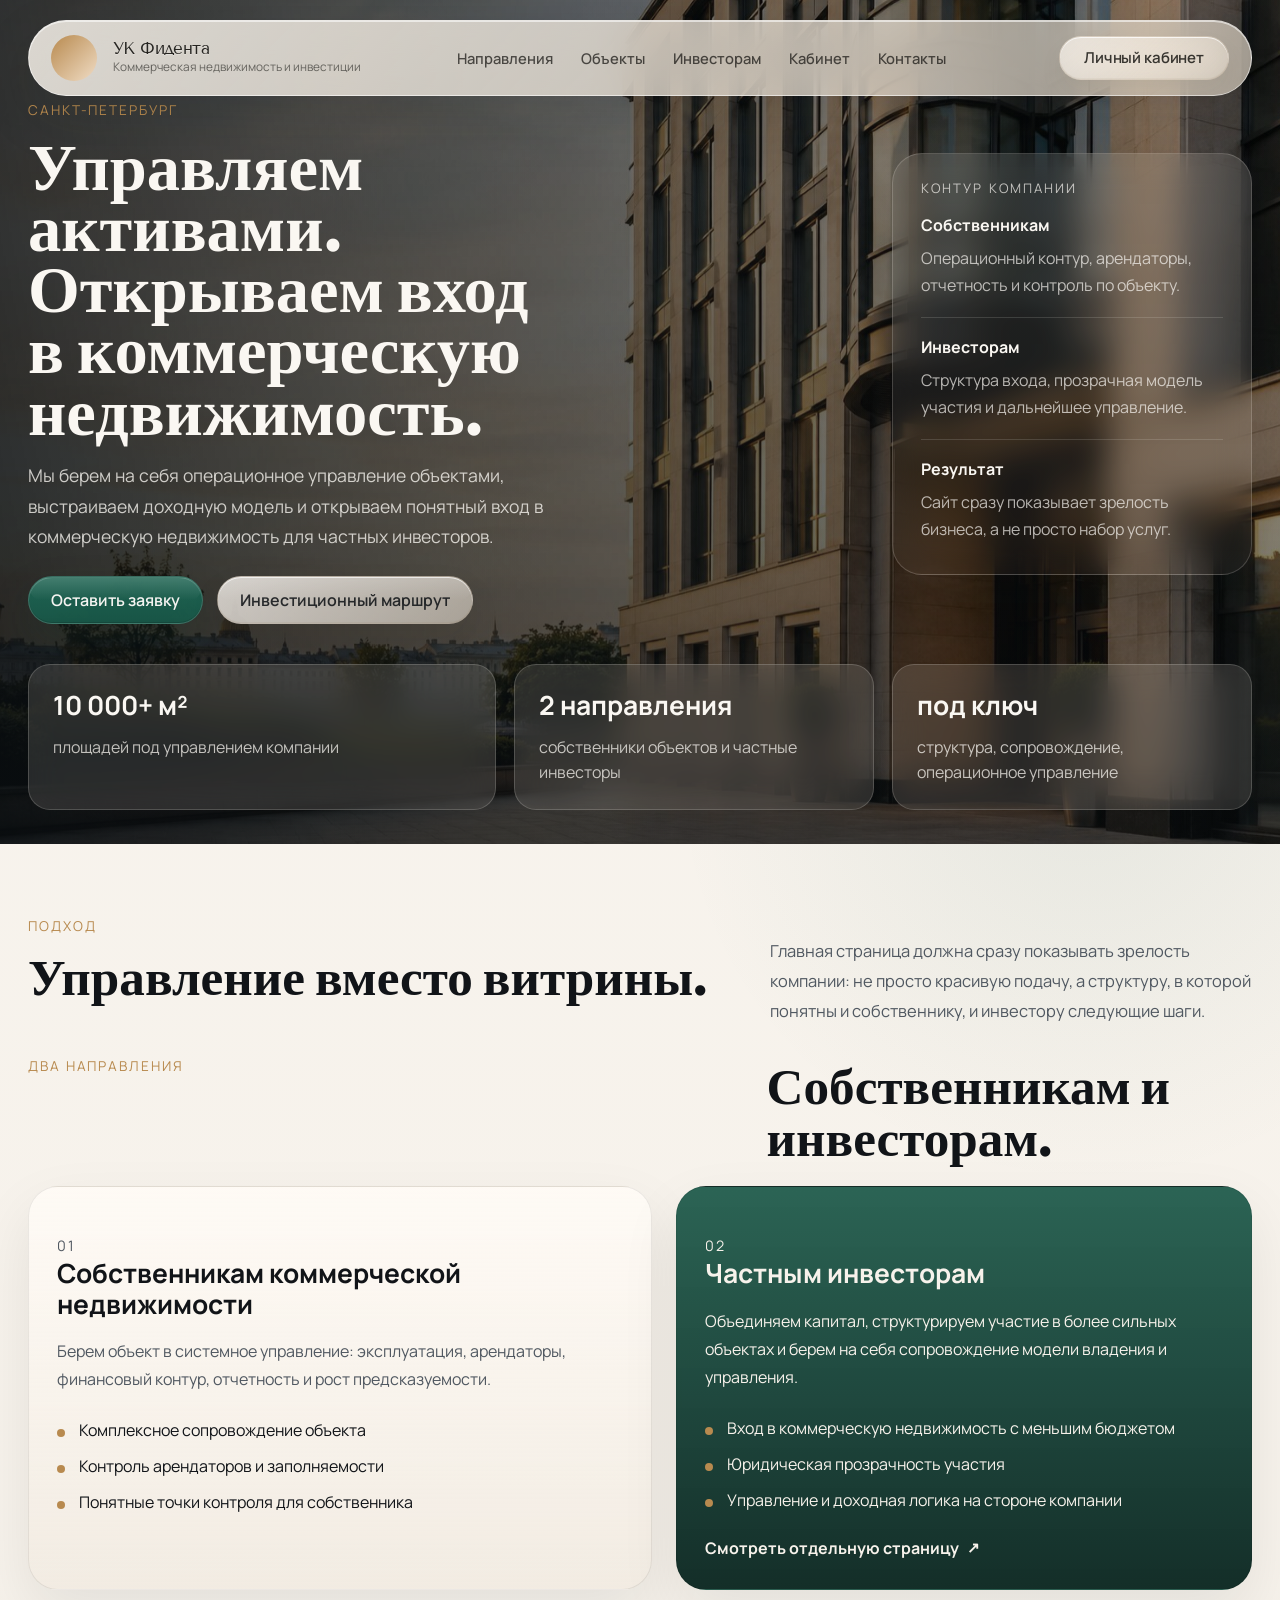
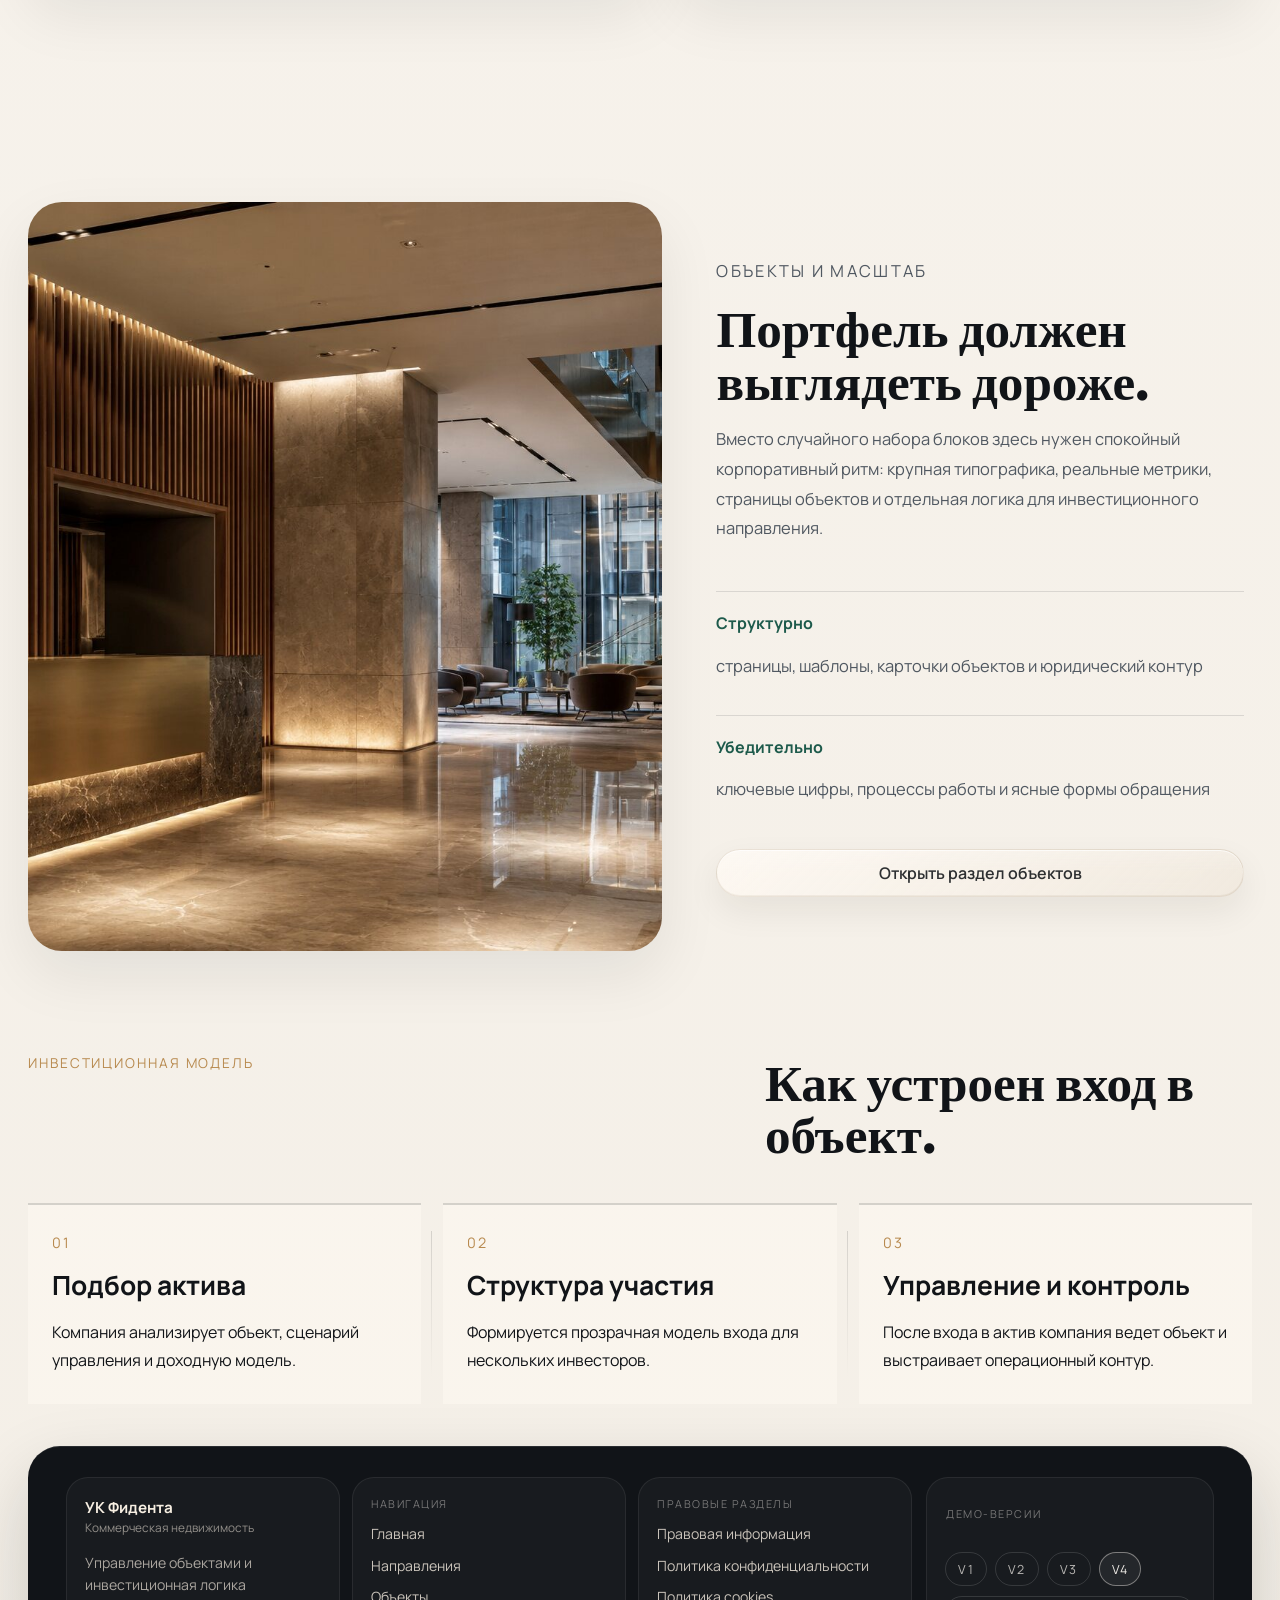
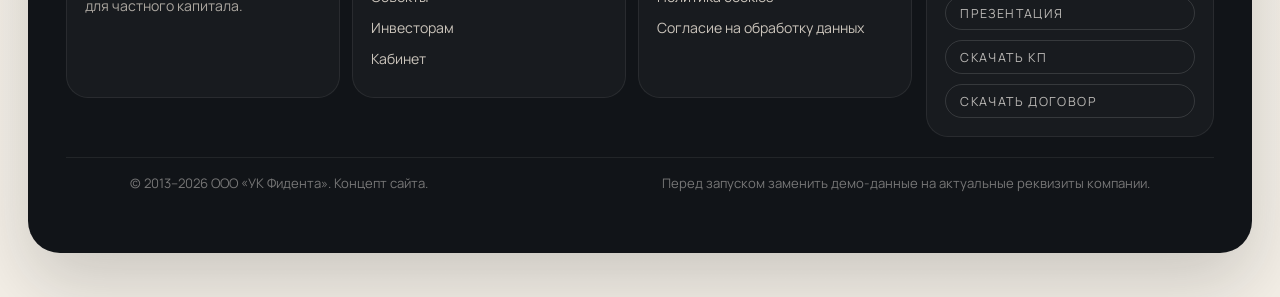
<file: index.html>
<!doctype html>
<html lang="ru">
  
    <head>
      <meta charset="UTF-8" />
      <meta name="viewport" content="width=device-width, initial-scale=1.0" />
      <title>УК Фидента — управление коммерческой недвижимостью и инвестиции</title>
      <meta name="description" content="Черновой концепт главной страницы для УК Фидента: управление коммерческой недвижимостью, сопровождение собственников и инвестиционные модели участия в объектах." />
      <link rel="preconnect" href="https://fonts.googleapis.com" />
      <link rel="preconnect" href="https://fonts.gstatic.com" crossorigin />
      <link
        href="https://fonts.googleapis.com/css2?family=Manrope:wght@400;500;600;700;800&family=Fraunces:opsz,wght@9..144,600;9..144,700&display=swap"
        rel="stylesheet"
      />
      <link rel="stylesheet" href="./styles.css" />
      <link rel="stylesheet" href="./mobile-fix.css" />
      <link rel="stylesheet" href="./v4-finish.css" />
      <link rel="stylesheet" href="./v4-quest1.css" />
      <link rel="stylesheet" href="./mobile-spacing-only.css" />
    </head>
  
  <body>
    <div class="site-shell">
      
    <header class="topbar">
      <a class="brand" href="./index.html" aria-label="УК Фидента">
        <span class="brand-mark"></span>
        <span class="brand-copy">
          <strong>УК Фидента</strong>
          <span>Коммерческая недвижимость и инвестиции</span>
        </span>
      </a>

      <nav class="nav">
        <a href="#directions">Направления</a><a href="./objects.html">Объекты</a><a href="./investors.html">Инвесторам</a><a href="./account.html">Кабинет</a><a href="#contact">Контакты</a>
      </nav>

      <a class="button button-ghost" href="./account.html">Личный кабинет</a>
    </header>
  
      <main>
        
  <section class="hero" id="hero">
    <div class="hero-media">
      <img src="./assets/fidenta-hero-visual.jpg" alt="" />
    </div>

    <div class="hero-overlay"></div>

    <div class="hero-inner">
      <div class="hero-stage">
        <div class="hero-copy">
          <p class="eyebrow reveal">Санкт-Петербург</p>
          <h1 class="reveal delay-1">
            Управляем активами. Открываем вход в коммерческую недвижимость.
          </h1>
          <p class="hero-text reveal delay-2">
            Мы берем на себя операционное управление объектами, выстраиваем доходную
            модель и открываем понятный вход в коммерческую недвижимость для частных
            инвесторов.
          </p>

          <div class="hero-actions reveal delay-3">
            <a class="button" href="#contact">Оставить заявку</a>
            <a class="button button-secondary" href="./investors.html">Инвестиционный маршрут</a>
          </div>
        </div>

        <aside class="hero-aside reveal delay-4" aria-label="Ключевые направления">
          <p class="hero-aside-label">Контур компании</p>
          <div class="hero-aside-list">
            <article>
              <span>Собственникам</span>
              <p>Операционный контур, арендаторы, отчетность и контроль по объекту.</p>
            </article>
            <article>
              <span>Инвесторам</span>
              <p>Структура входа, прозрачная модель участия и дальнейшее управление.</p>
            </article>
            <article>
              <span>Результат</span>
              <p>Сайт сразу показывает зрелость бизнеса, а не просто набор услуг.</p>
            </article>
          </div>
        </aside>
      </div>

      <div class="hero-facts reveal delay-4">
        <article>
          <span>10 000+ м²</span>
          <p>площадей под управлением компании</p>
        </article>
        <article>
          <span>2 направления</span>
          <p>собственники объектов и частные инвесторы</p>
        </article>
        <article>
          <span>под ключ</span>
          <p>структура, сопровождение, операционное управление</p>
        </article>
      </div>
    </div>
  </section>

  <section class="section intro">
    <div class="section-grid">
      <div class="section-lead reveal">
        <p class="eyebrow">Подход</p>
        <h2>Управление вместо витрины.</h2>
      </div>
      <div class="section-copy reveal delay-1">
        <p>
          Главная страница должна сразу показывать зрелость компании: не просто
          красивую подачу, а структуру, в которой понятны и собственнику, и инвестору
          следующие шаги.
        </p>
      </div>
    </div>
  </section>

  <section class="section directions" id="directions">
    <div class="section-heading reveal">
      <p class="eyebrow">Два направления</p>
      <h2>Собственникам и инвесторам.</h2>
    </div>

    <div class="direction-layout">
      <article class="direction-panel reveal">
        <p class="direction-index">01</p>
        <h3>Собственникам коммерческой недвижимости</h3>
        <p>
          Берем объект в системное управление: эксплуатация, арендаторы, финансовый
          контур, отчетность и рост предсказуемости.
        </p>
        <ul>
          <li>Комплексное сопровождение объекта</li>
          <li>Контроль арендаторов и заполняемости</li>
          <li>Понятные точки контроля для собственника</li>
        </ul>
      </article>

      <article class="direction-panel direction-panel-accent reveal delay-1">
        <p class="direction-index">02</p>
        <h3>Частным инвесторам</h3>
        <p>
          Объединяем капитал, структурируем участие в более сильных объектах и берем
          на себя сопровождение модели владения и управления.
        </p>
        <ul>
          <li>Вход в коммерческую недвижимость с меньшим бюджетом</li>
          <li>Юридическая прозрачность участия</li>
          <li>Управление и доходная логика на стороне компании</li>
        </ul>
        <a class="text-link" href="./investors.html">Смотреть отдельную страницу</a>
      </article>
    </div>
  </section>

  <section class="section asset-story" id="assets">
    <div class="asset-media reveal">
      <img src="./assets/fidenta-support-visual.jpg" alt="" />
    </div>

    <div class="asset-copy reveal delay-1">
      <p class="eyebrow">Объекты и масштаб</p>
      <h2>Портфель должен выглядеть дороже.</h2>
      <p>
        Вместо случайного набора блоков здесь нужен спокойный корпоративный ритм:
        крупная типографика, реальные метрики, страницы объектов и отдельная логика
        для инвестиционного направления.
      </p>

      <div class="metrics-row">
        <div>
          <span>Структурно</span>
          <p>страницы, шаблоны, карточки объектов и юридический контур</p>
        </div>
        <div>
          <span>Убедительно</span>
          <p>ключевые цифры, процессы работы и ясные формы обращения</p>
        </div>
      </div>

      <a class="button button-secondary section-button" href="./objects.html">Открыть раздел объектов</a>
    </div>
  </section>

  <section class="section model" id="model">
    <div class="section-heading reveal">
      <p class="eyebrow">Инвестиционная модель</p>
      <h2>Как устроен вход в объект.</h2>
    </div>

    <div class="timeline">
      <article class="timeline-step reveal">
        <span>01</span>
        <h3>Подбор актива</h3>
        <p>Компания анализирует объект, сценарий управления и доходную модель.</p>
      </article>
      <article class="timeline-step reveal delay-1">
        <span>02</span>
        <h3>Структура участия</h3>
        <p>Формируется прозрачная модель входа для нескольких инвесторов.</p>
      </article>
      <article class="timeline-step reveal delay-2">
        <span>03</span>
        <h3>Управление и контроль</h3>
        <p>После входа в актив компания ведет объект и выстраивает операционный контур.</p>
      </article>
    </div>
  </section>

      </main>
      
    <footer class="footer footer-finished" id="contact">
      <div class="footer-main reveal">
        <div class="footer-brand-block">
          <a class="brand footer-brand" href="./index.html" aria-label="УК Фидента">
            <span class="brand-copy">
              <strong>УК Фидента</strong>
              <span>Коммерческая недвижимость</span>
            </span>
          </a>
          <p>
            Управление объектами и инвестиционная логика для частного капитала.
          </p>
        </div>

        <div class="footer-col">
          <p class="footer-title">Навигация</p>
          <a href="#hero">Главная</a>
          <a href="#directions">Направления</a>
          <a href="./objects.html">Объекты</a>
          <a href="./investors.html">Инвесторам</a>
          <a href="./account.html">Кабинет</a>
        </div>

        <div class="footer-col">
          <p class="footer-title">Правовые разделы</p>
          <a href="./legal.html">Правовая информация</a>
          <a href="./privacy.html">Политика конфиденциальности</a>
          <a href="./cookies.html">Политика cookies</a>
          <a href="./personal-data.html">Согласие на обработку данных</a>
        </div>
      </div>

      <div class="demo-footer-nav reveal delay-1" aria-label="Демо-версии">
        <span>Демо-версии</span>
        <div class="demo-version-row">
          <a href="https://sweeded3.github.io/Fidenta0.1/">V1</a>
          <a href="https://sweeded3.github.io/Fidentav0.2/">V2</a>
          <a href="https://sweeded3.github.io/Fidentav0.3/">V3</a>
          <a class="is-active" href="https://sweeded3.github.io/Fidentav0.4/" aria-current="page">V4</a>
        </div>
        <a class="demo-wide-link" href="./presentation.html">Презентация</a>
        <a class="demo-wide-link" href="./docs/fidenta-kp.docx" download>Скачать КП</a>
        <a class="demo-wide-link" href="./docs/fidenta-contract.docx" download>Скачать договор</a>
      </div>

      <div class="footer-bottom reveal delay-1">
        <span>© 2013–2026 ООО «УК Фидента». Концепт сайта.</span>
        <span>Перед запуском заменить демо-данные на актуальные реквизиты компании.</span>
      </div>
    </footer>
  
    </div>

    <script src="./app.js"></script>
    <script src="./v4-menu.js"></script>
  </body>
</html>
</file>
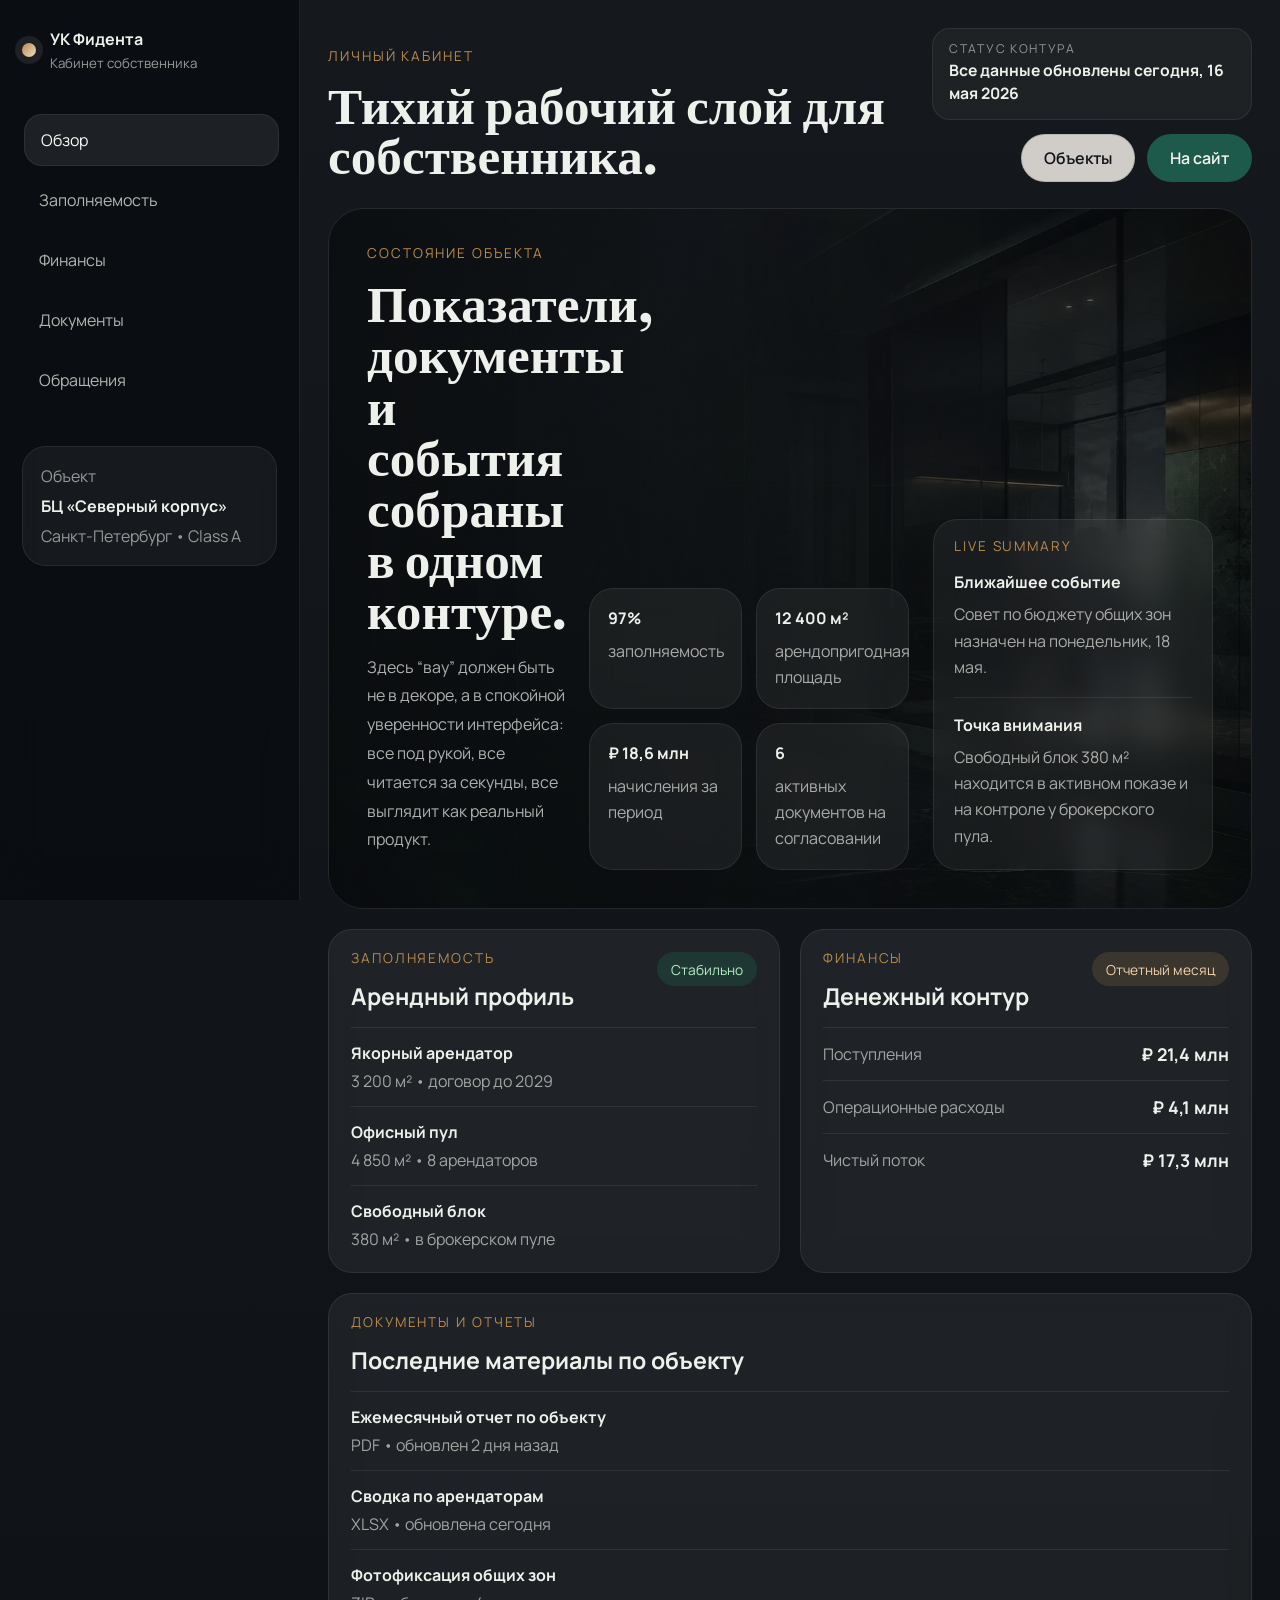
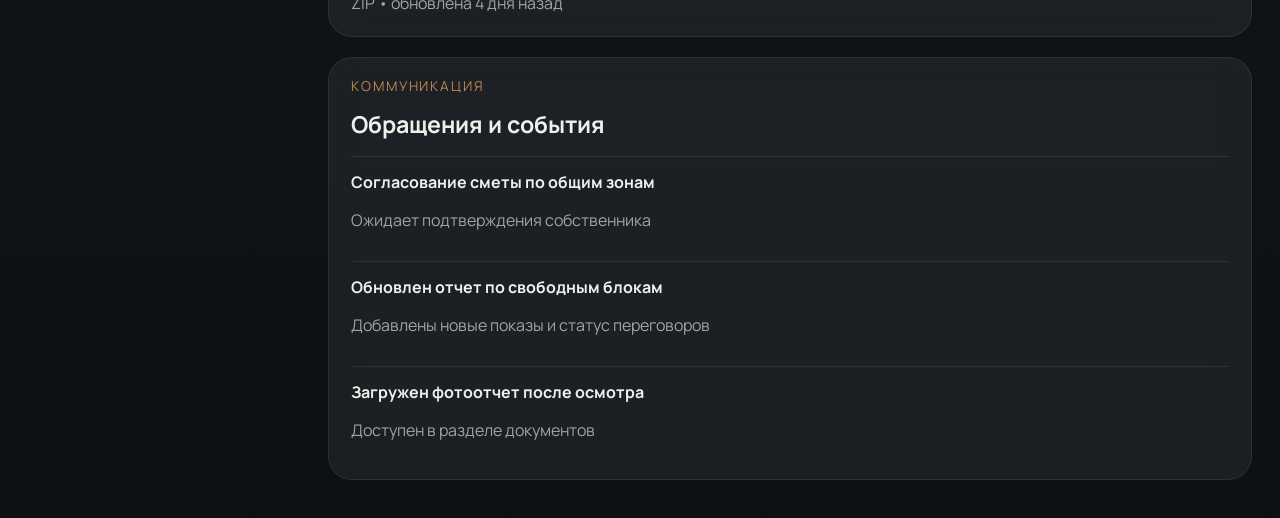
<file: account.html>
<!doctype html>
<html lang="ru">
  
    <head>
      <meta charset="UTF-8" />
      <meta name="viewport" content="width=device-width, initial-scale=1.0" />
      <title>Кабинет собственника — УК Фидента</title>
      <meta name="description" content="Черновой концепт кабинета собственника для УК Фидента: показатели по объекту, заполняемость, документы, отчеты и обращения." />
      <link rel="preconnect" href="https://fonts.googleapis.com" />
      <link rel="preconnect" href="https://fonts.gstatic.com" crossorigin />
      <link
        href="https://fonts.googleapis.com/css2?family=Manrope:wght@400;500;600;700;800&family=Fraunces:opsz,wght@9..144,600;9..144,700&display=swap"
        rel="stylesheet"
      />
      <link rel="stylesheet" href="./styles.css" />
      <link rel="stylesheet" href="./v4-quest1.css" />
      <link rel="stylesheet" href="./account-mobile-nav.css" />
    </head>
  
  <body>
    <div class="dashboard-shell">
      <header class="topbar dashboard-mobile-topbar">
        <a class="brand" href="./index.html" aria-label="УК Фидента">
          <span class="brand-mark"></span>
          <span class="brand-copy">
            <strong>УК Фидента</strong>
            <span>Коммерческая недвижимость и инвестиции</span>
          </span>
        </a>

        <nav class="nav">
          <a href="./objects.html">Объекты</a><a href="#overview">Обзор</a><a href="#occupancy">Заполняемость</a><a href="#finance">Финансы</a><a href="#docs">Документы</a><a href="#requests">Обращения</a>
        </nav>

        <a class="button button-secondary" href="./objects.html">Объекты</a>
      </header>
      
    <aside class="dashboard-sidebar reveal visible">
      <a class="dashboard-brand" href="./index.html">
        <span class="brand-mark"></span>
        <span>
          <strong>УК Фидента</strong>
          <small>Кабинет собственника</small>
        </span>
      </a>

      <nav class="dashboard-nav">
        <a class="dashboard-link active" href="#overview">Обзор</a>
        <a class="dashboard-link" href="#occupancy">Заполняемость</a>
        <a class="dashboard-link" href="#finance">Финансы</a>
        <a class="dashboard-link" href="#docs">Документы</a>
        <a class="dashboard-link" href="#requests">Обращения</a>
      </nav>

      <div class="dashboard-sidecard">
        <p>Объект</p>
        <strong>БЦ «Северный корпус»</strong>
        <span>Санкт-Петербург • Class A</span>
      </div>
    </aside>
  
      <main class="dashboard-main">
        
  <header class="dashboard-topbar reveal visible delay-1">
    <div>
      <p class="eyebrow">Личный кабинет</p>
      <h1>Тихий рабочий слой для собственника.</h1>
    </div>

    <div class="dashboard-topbar-side">
      <div class="dashboard-session">
        <span>Статус контура</span>
        <strong>Все данные обновлены сегодня, 16 мая 2026</strong>
      </div>

      <div class="dashboard-actions">
        <a class="button button-secondary" href="./objects.html">Объекты</a>
        <a class="button" href="./index.html">На сайт</a>
      </div>
    </div>
  </header>

  <section class="dashboard-hero reveal visible delay-2" id="overview">
    <div class="dashboard-hero-backdrop">
      <img src="./assets/fidenta-dashboard-backdrop.jpg" alt="" />
    </div>
    <div class="dashboard-hero-overlay"></div>

    <div class="dashboard-hero-content">
      <div class="dashboard-intro">
        <p class="eyebrow">Состояние объекта</p>
        <h2>Показатели, документы и события собраны в одном контуре.</h2>
        <p>
          Здесь “вау” должен быть не в декоре, а в спокойной уверенности интерфейса:
          все под рукой, все читается за секунды, все выглядит как реальный продукт.
        </p>
      </div>

      <div class="dashboard-kpis">
        <article>
          <span>97%</span>
          <p>заполняемость</p>
        </article>
        <article>
          <span>12 400 м²</span>
          <p>арендопригодная площадь</p>
        </article>
        <article>
          <span>₽ 18,6 млн</span>
          <p>начисления за период</p>
        </article>
        <article>
          <span>6</span>
          <p>активных документов на согласовании</p>
        </article>
      </div>

      <aside class="dashboard-hero-rail">
        <p class="eyebrow">Live summary</p>
        <div class="dashboard-rail-list">
          <article>
            <strong>Ближайшее событие</strong>
            <p>Совет по бюджету общих зон назначен на понедельник, 18 мая.</p>
          </article>
          <article>
            <strong>Точка внимания</strong>
            <p>Свободный блок 380 м² находится в активном показе и на контроле у брокерского пула.</p>
          </article>
        </div>
      </aside>
    </div>
  </section>

  <section class="dashboard-grid">
    <section class="dashboard-panel reveal" id="occupancy">
      <div class="panel-head">
        <div>
          <p class="eyebrow">Заполняемость</p>
          <h3>Арендный профиль</h3>
        </div>
        <span class="badge">Стабильно</span>
      </div>

      <div class="tenant-list">
        <article>
          <strong>Якорный арендатор</strong>
          <span>3 200 м² • договор до 2029</span>
        </article>
        <article>
          <strong>Офисный пул</strong>
          <span>4 850 м² • 8 арендаторов</span>
        </article>
        <article>
          <strong>Свободный блок</strong>
          <span>380 м² • в брокерском пуле</span>
        </article>
      </div>
    </section>

    <section class="dashboard-panel reveal delay-1" id="finance">
      <div class="panel-head">
        <div>
          <p class="eyebrow">Финансы</p>
          <h3>Денежный контур</h3>
        </div>
        <span class="badge badge-gold">Отчетный месяц</span>
      </div>

      <div class="finance-lines">
        <div><span>Поступления</span><strong>₽ 21,4 млн</strong></div>
        <div><span>Операционные расходы</span><strong>₽ 4,1 млн</strong></div>
        <div><span>Чистый поток</span><strong>₽ 17,3 млн</strong></div>
      </div>
    </section>

    <section class="dashboard-panel dashboard-panel-wide reveal delay-2" id="docs">
      <div class="panel-head">
        <div>
          <p class="eyebrow">Документы и отчеты</p>
          <h3>Последние материалы по объекту</h3>
        </div>
      </div>

      <div class="doc-list">
        <article>
          <strong>Ежемесячный отчет по объекту</strong>
          <span>PDF • обновлен 2 дня назад</span>
        </article>
        <article>
          <strong>Сводка по арендаторам</strong>
          <span>XLSX • обновлена сегодня</span>
        </article>
        <article>
          <strong>Фотофиксация общих зон</strong>
          <span>ZIP • обновлена 4 дня назад</span>
        </article>
      </div>
    </section>

    <section class="dashboard-panel dashboard-panel-wide reveal delay-3" id="requests">
      <div class="panel-head">
        <div>
          <p class="eyebrow">Коммуникация</p>
          <h3>Обращения и события</h3>
        </div>
      </div>

      <div class="activity-feed">
        <article>
          <strong>Согласование сметы по общим зонам</strong>
          <p>Ожидает подтверждения собственника</p>
        </article>
        <article>
          <strong>Обновлен отчет по свободным блокам</strong>
          <p>Добавлены новые показы и статус переговоров</p>
        </article>
        <article>
          <strong>Загружен фотоотчет после осмотра</strong>
          <p>Доступен в разделе документов</p>
        </article>
      </div>
    </section>
  </section>

      </main>
    </div>

    <script src="./app.js"></script>
    <script src="./v4-menu.js"></script>
  </body>
</html>
</file>
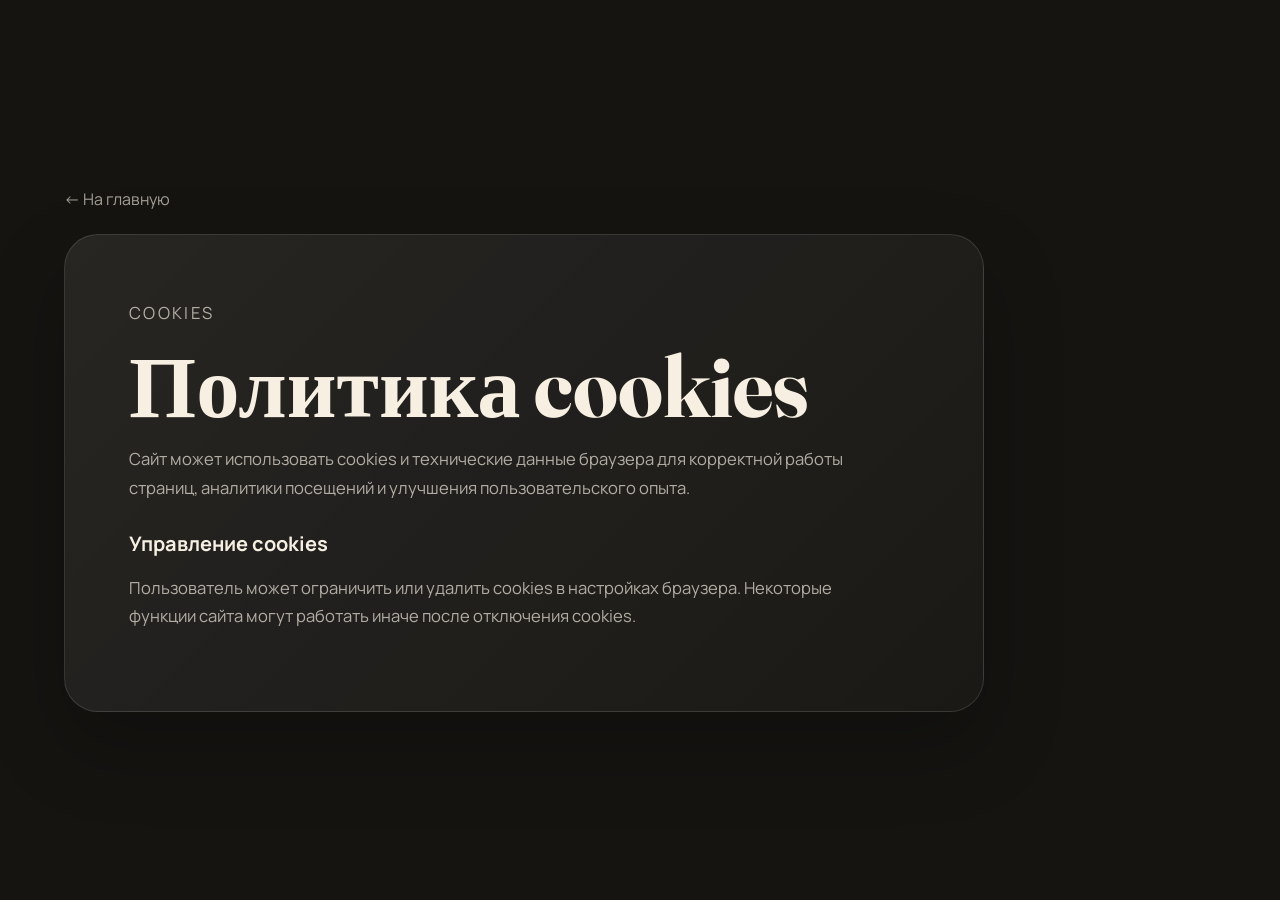
<file: cookies.html>
<!doctype html>
<html lang="ru">
<head>
  <meta charset="UTF-8">
  <meta name="viewport" content="width=device-width, initial-scale=1.0">
  <title>Политика cookies — УК Фидента</title>
  <link rel="preconnect" href="https://fonts.googleapis.com">
  <link rel="preconnect" href="https://fonts.gstatic.com" crossorigin>
  <link href="https://fonts.googleapis.com/css2?family=Manrope:wght@400;500;600;700;800&family=Fraunces:opsz,wght@9..144,600;9..144,700&display=swap" rel="stylesheet">
  <link rel="stylesheet" href="./styles.css">
  <link rel="stylesheet" href="./mobile-fix.css">
</head>
<body>
  <main class="simple-page">
    <a class="simple-back" href="./index.html">← На главную</a>
    <section class="simple-card">
      <p class="eyebrow">Cookies</p>
      <h1>Политика cookies</h1>
      <p>Сайт может использовать cookies и технические данные браузера для корректной работы страниц, аналитики посещений и улучшения пользовательского опыта.</p>
      <h2>Управление cookies</h2>
      <p>Пользователь может ограничить или удалить cookies в настройках браузера. Некоторые функции сайта могут работать иначе после отключения cookies.</p>
    </section>
  </main>
</body>
</html>
</file>
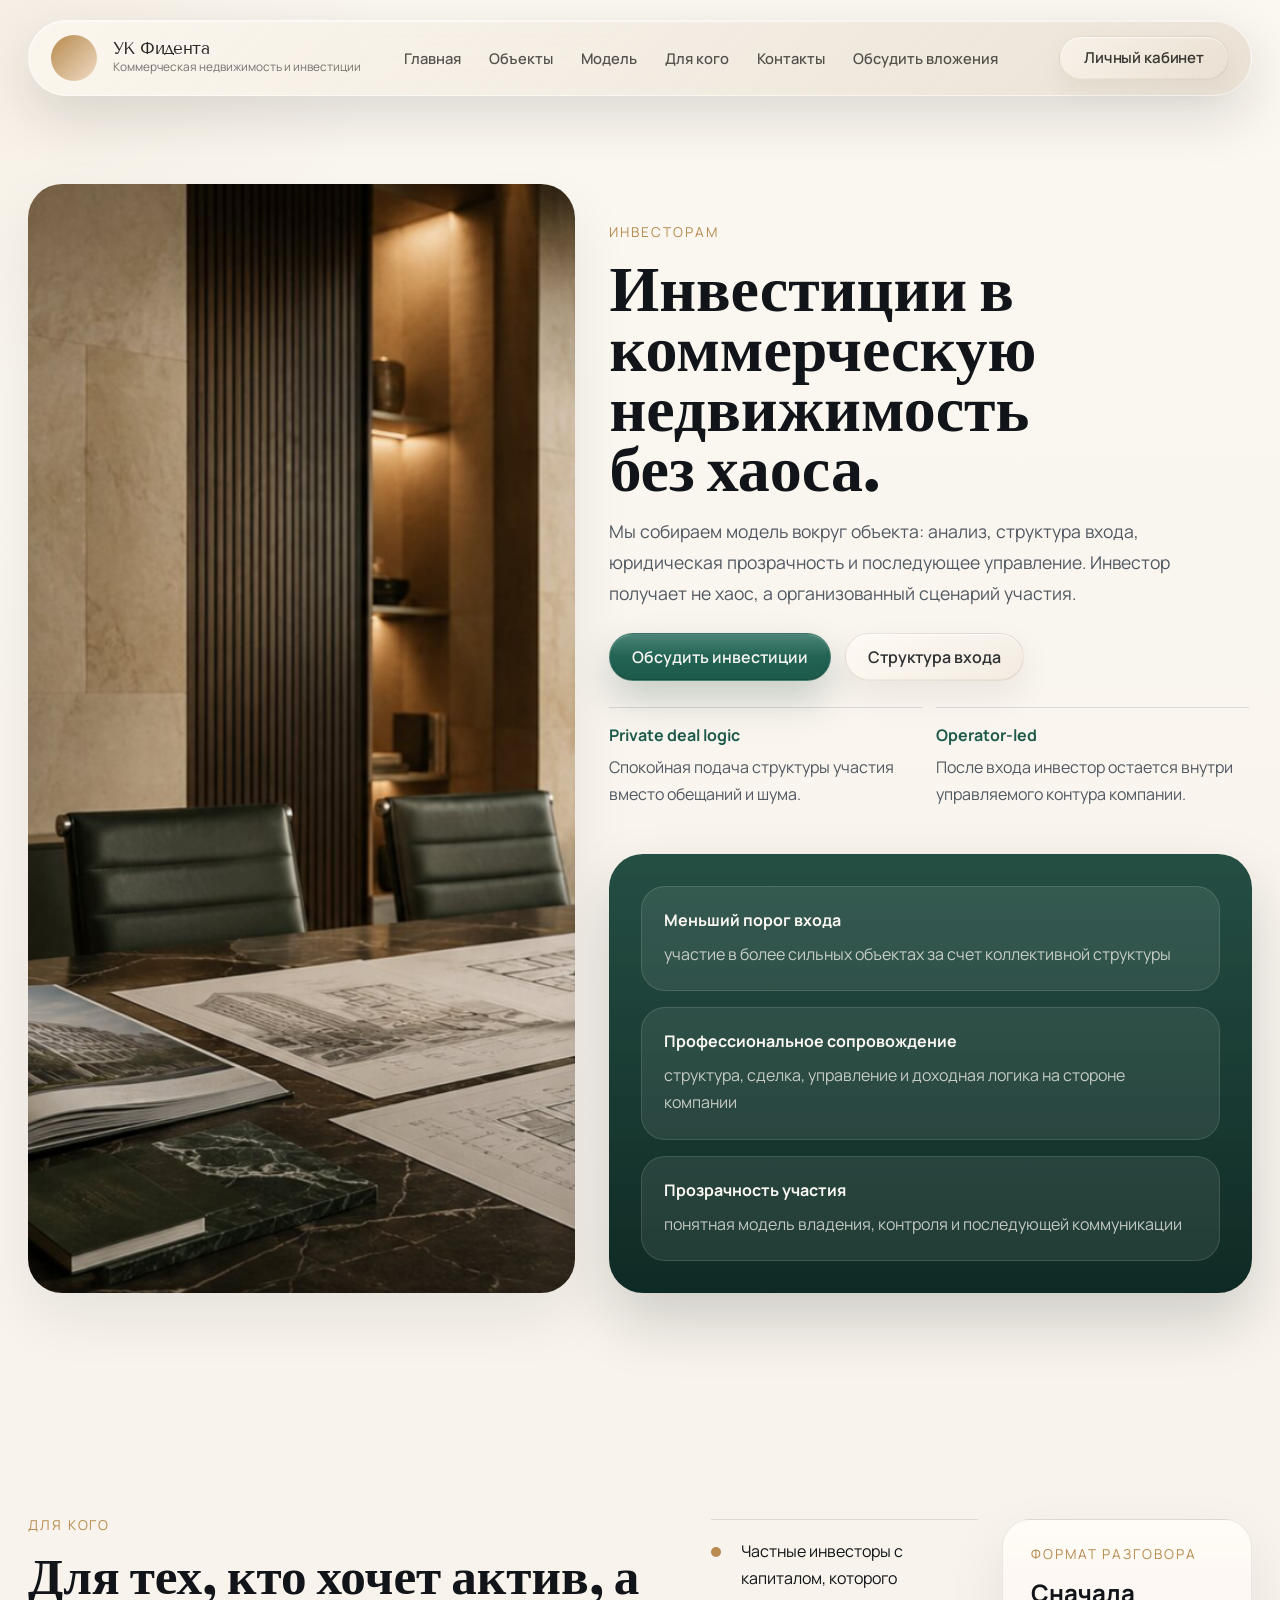
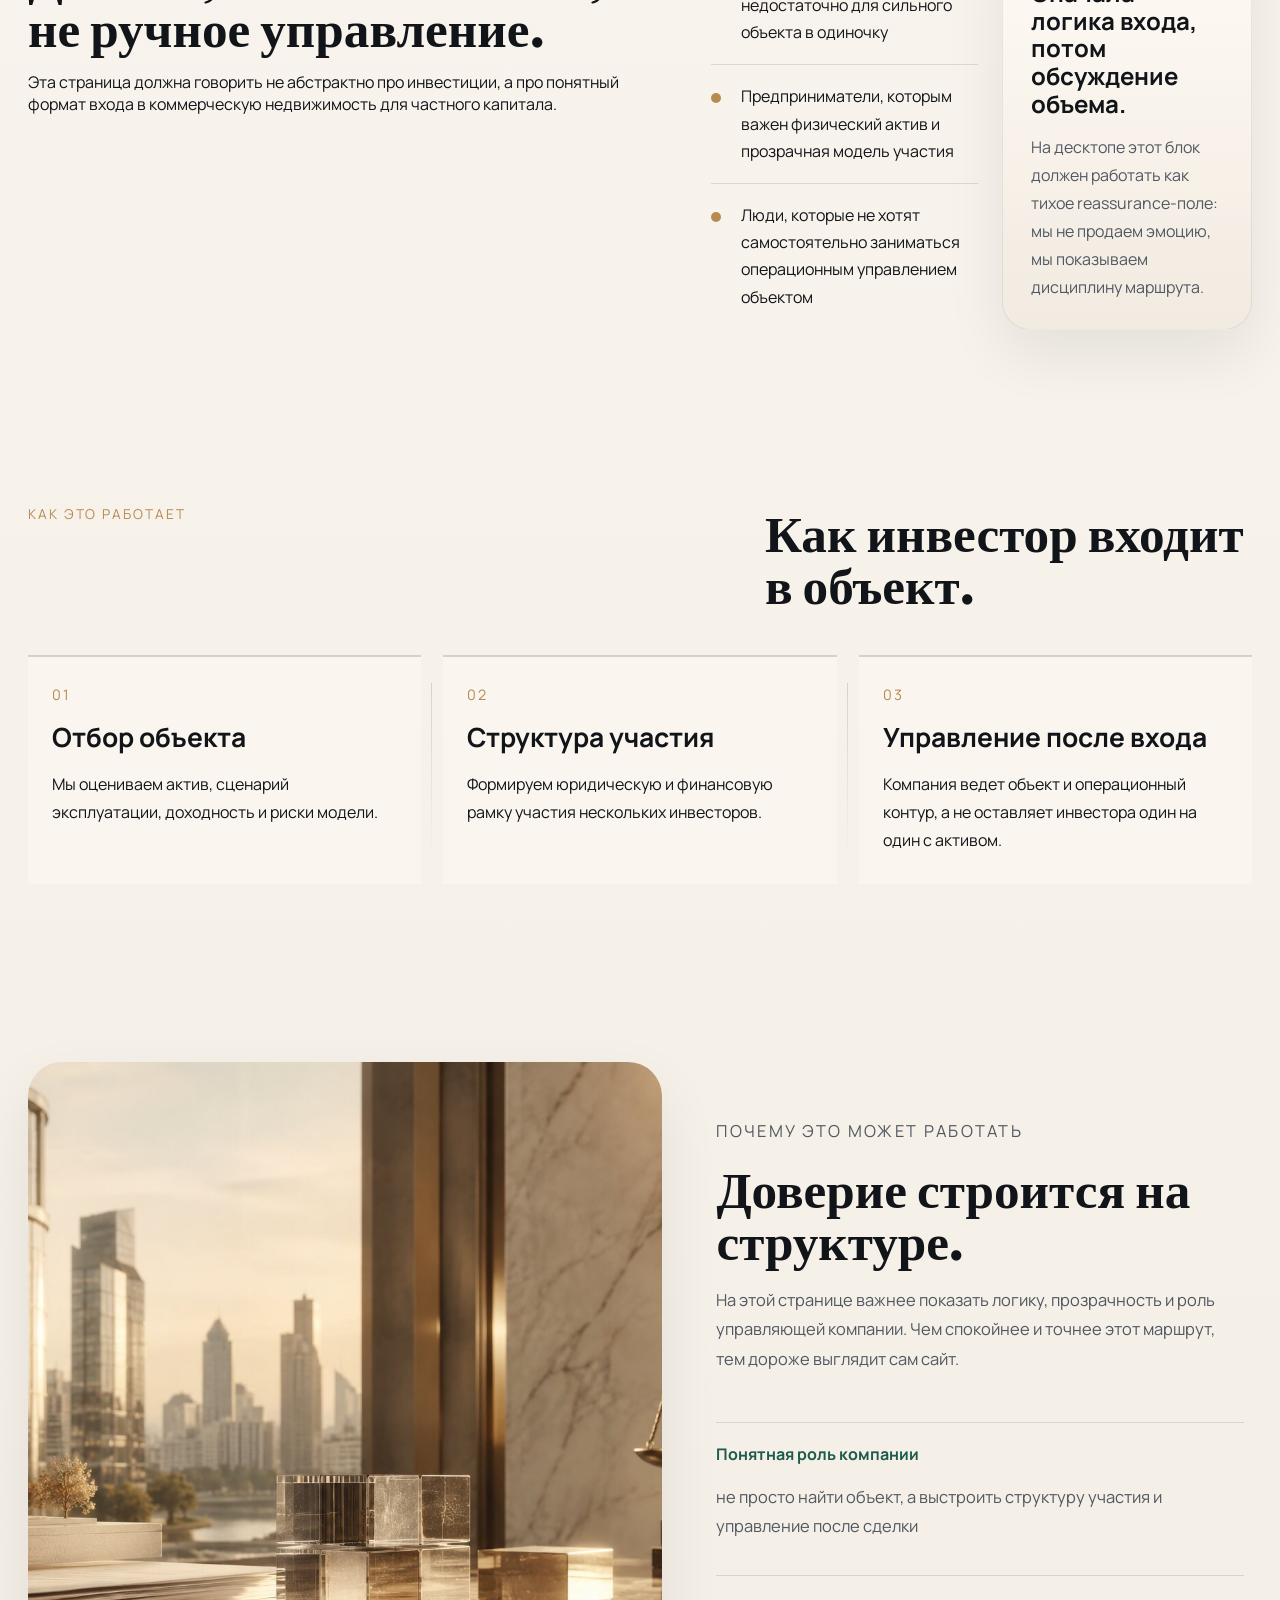
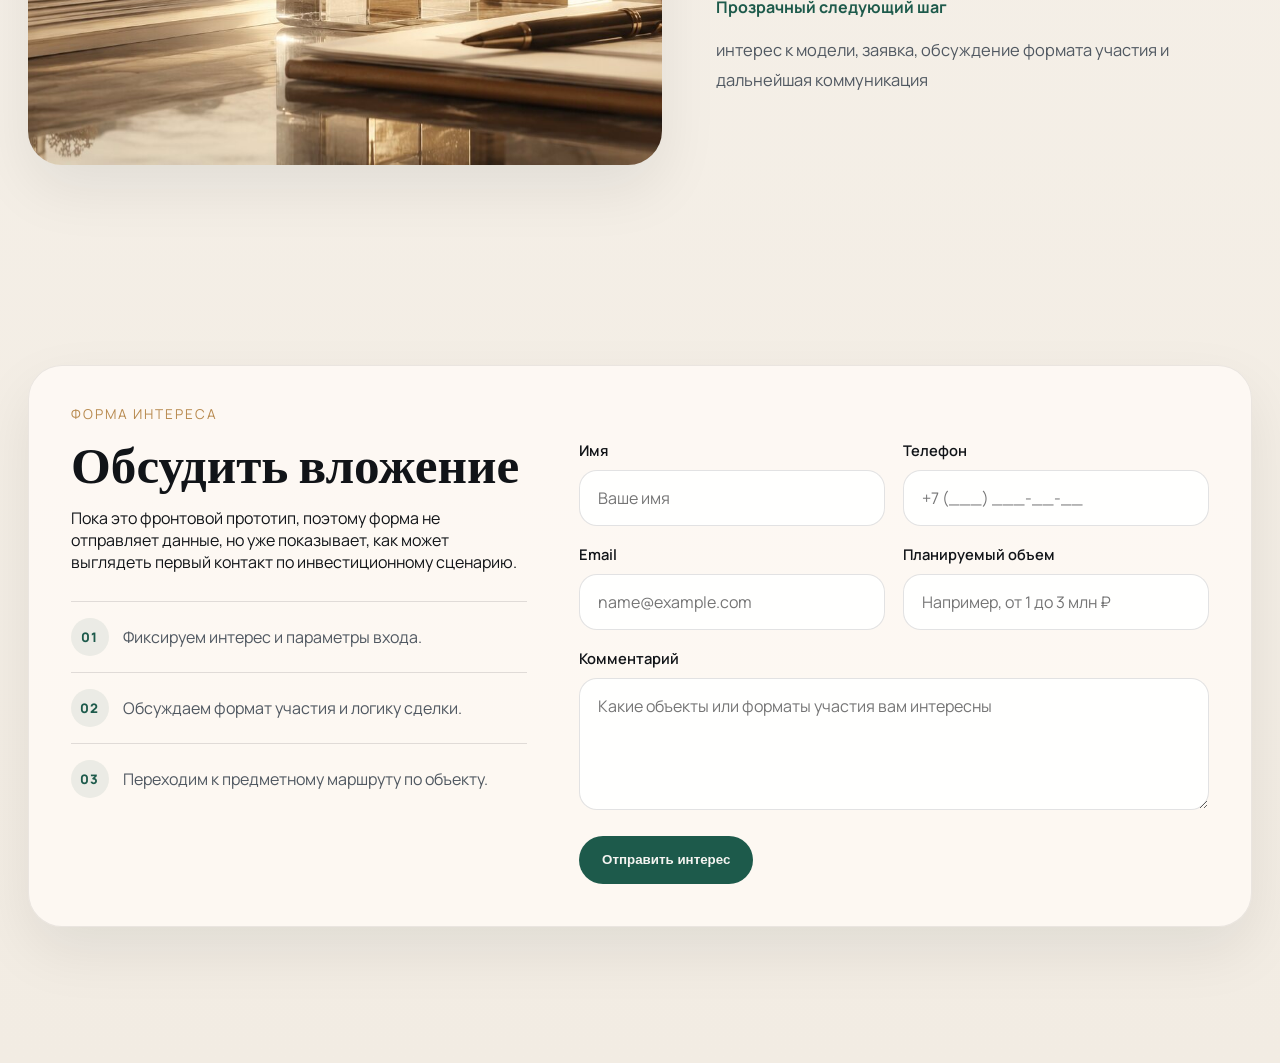
<file: investors.html>
<!doctype html>
<html lang="ru">
  
    <head>
      <meta charset="UTF-8" />
      <meta name="viewport" content="width=device-width, initial-scale=1.0" />
      <title>Инвесторам — УК Фидента</title>
      <meta name="description" content="Черновой концепт страницы для инвесторов УК Фидента: как устроена модель участия в объектах, для кого она подходит и почему ей можно доверять." />
      <link rel="preconnect" href="https://fonts.googleapis.com" />
      <link rel="preconnect" href="https://fonts.gstatic.com" crossorigin />
      <link
        href="https://fonts.googleapis.com/css2?family=Manrope:wght@400;500;600;700;800&family=Fraunces:opsz,wght@9..144,600;9..144,700&display=swap"
        rel="stylesheet"
      />
      <link rel="stylesheet" href="./styles.css" />
      <link rel="stylesheet" href="./v4-quest1.css" />
      <link rel="stylesheet" href="./mobile-spacing-only.css" />
    </head>
  
  <body>
    <div class="site-shell site-shell-light">
      
    <header class="topbar topbar-light">
      <a class="brand brand-dark" href="./index.html" aria-label="УК Фидента">
        <span class="brand-mark"></span>
        <span class="brand-copy brand-copy-dark">
          <strong>УК Фидента</strong>
          <span>Коммерческая недвижимость и инвестиции</span>
        </span>
      </a>

      <nav class="nav nav-dark">
        <a href="./index.html">Главная</a><a href="./objects.html">Объекты</a><a href="#offer">Модель</a><a href="#fit">Для кого</a><a href="#contact">Контакты</a><a href="#contact">Обсудить вложения</a>
      </nav>

      <a class="button button-secondary" href="./account.html">Личный кабинет</a>
    </header>
  
      <main>
        
  <section class="page-hero page-hero-light" id="offer">
    <div class="page-hero-media reveal visible delay-1">
      <img src="./assets/fidenta-investors-hero.jpg" alt="" />
    </div>

    <div class="page-hero-copy reveal visible">
      <p class="eyebrow">Инвесторам</p>
      <h1>Инвестиции в коммерческую недвижимость без хаоса.</h1>
      <p class="hero-text hero-text-dark">
        Мы собираем модель вокруг объекта: анализ, структура входа, юридическая
        прозрачность и последующее управление. Инвестор получает не хаос, а
        организованный сценарий участия.
      </p>

      <div class="hero-actions">
        <a class="button" href="#contact">Обсудить инвестиции</a>
        <a class="button button-secondary" href="#flow">Структура входа</a>
      </div>

      <div class="hero-inline-stats reveal visible delay-1">
        <article>
          <span>Private deal logic</span>
          <p>Спокойная подача структуры участия вместо обещаний и шума.</p>
        </article>
        <article>
          <span>Operator-led</span>
          <p>После входа инвестор остается внутри управляемого контура компании.</p>
        </article>
      </div>
    </div>

    <div class="page-hero-panel reveal visible delay-2">
      <div class="stack-metrics">
        <article>
          <span>Меньший порог входа</span>
          <p>участие в более сильных объектах за счет коллективной структуры</p>
        </article>
        <article>
          <span>Профессиональное сопровождение</span>
          <p>структура, сделка, управление и доходная логика на стороне компании</p>
        </article>
        <article>
          <span>Прозрачность участия</span>
          <p>понятная модель владения, контроля и последующей коммуникации</p>
        </article>
      </div>
    </div>
  </section>

  <section class="section split-band" id="fit">
    <div class="split-band-copy reveal">
      <p class="eyebrow">Для кого</p>
      <h2>Для тех, кто хочет актив, а не ручное управление.</h2>
      <p>
        Эта страница должна говорить не абстрактно про инвестиции, а про понятный
        формат входа в коммерческую недвижимость для частного капитала.
      </p>
    </div>

    <div class="split-band-stage reveal delay-1">
      <div class="split-band-list">
        <div class="check-item">
          <span></span>
          <p>Частные инвесторы с капиталом, которого недостаточно для сильного объекта в одиночку</p>
        </div>
        <div class="check-item">
          <span></span>
          <p>Предприниматели, которым важен физический актив и прозрачная модель участия</p>
        </div>
        <div class="check-item">
          <span></span>
          <p>Люди, которые не хотят самостоятельно заниматься операционным управлением объектом</p>
        </div>
      </div>

      <aside class="investor-note">
        <p class="eyebrow">Формат разговора</p>
        <h3>Сначала логика входа, потом обсуждение объема.</h3>
        <p>
          На десктопе этот блок должен работать как тихое reassurance-поле: мы не
          продаем эмоцию, мы показываем дисциплину маршрута.
        </p>
      </aside>
    </div>
  </section>

  <section class="section model" id="flow">
    <div class="section-heading reveal">
      <p class="eyebrow">Как это работает</p>
      <h2>Как инвестор входит в объект.</h2>
    </div>

    <div class="timeline">
      <article class="timeline-step reveal">
        <span>01</span>
        <h3>Отбор объекта</h3>
        <p>Мы оцениваем актив, сценарий эксплуатации, доходность и риски модели.</p>
      </article>
      <article class="timeline-step reveal delay-1">
        <span>02</span>
        <h3>Структура участия</h3>
        <p>Формируем юридическую и финансовую рамку участия нескольких инвесторов.</p>
      </article>
      <article class="timeline-step reveal delay-2">
        <span>03</span>
        <h3>Управление после входа</h3>
        <p>Компания ведет объект и операционный контур, а не оставляет инвестора один на один с активом.</p>
      </article>
    </div>
  </section>

  <section class="section asset-story asset-story-wide">
    <div class="asset-media reveal">
      <img src="./assets/fidenta-investors-support.jpg" alt="" />
    </div>

    <div class="asset-copy reveal delay-1">
      <p class="eyebrow">Почему это может работать</p>
      <h2>Доверие строится на структуре.</h2>
      <p>
        На этой странице важнее показать логику, прозрачность и роль управляющей
        компании. Чем спокойнее и точнее этот маршрут, тем дороже выглядит сам сайт.
      </p>

      <div class="metrics-row">
        <div>
          <span>Понятная роль компании</span>
          <p>не просто найти объект, а выстроить структуру участия и управление после сделки</p>
        </div>
        <div>
          <span>Прозрачный следующий шаг</span>
          <p>интерес к модели, заявка, обсуждение формата участия и дальнейшая коммуникация</p>
        </div>
      </div>
    </div>
  </section>

  <section class="section application" id="contact">
    <div class="application-panel reveal">
      <div class="application-shell">
        <div class="application-copy">
          <p class="eyebrow">Форма интереса</p>
          <h2>Обсудить вложение</h2>
          <p>
            Пока это фронтовой прототип, поэтому форма не отправляет данные, но уже
            показывает, как может выглядеть первый контакт по инвестиционному сценарию.
          </p>

          <div class="application-steps">
            <article>
              <span>01</span>
              <p>Фиксируем интерес и параметры входа.</p>
            </article>
            <article>
              <span>02</span>
              <p>Обсуждаем формат участия и логику сделки.</p>
            </article>
            <article>
              <span>03</span>
              <p>Переходим к предметному маршруту по объекту.</p>
            </article>
          </div>
        </div>

        <form class="application-form">
          <label>
            <span>Имя</span>
            <input type="text" placeholder="Ваше имя" />
          </label>
          <label>
            <span>Телефон</span>
            <input type="tel" placeholder="+7 (___) ___-__-__" />
          </label>
          <label>
            <span>Email</span>
            <input type="email" placeholder="name@example.com" />
          </label>
          <label>
            <span>Планируемый объем</span>
            <input type="text" placeholder="Например, от 1 до 3 млн ₽" />
          </label>
          <label class="full">
            <span>Комментарий</span>
            <textarea rows="4" placeholder="Какие объекты или форматы участия вам интересны"></textarea>
          </label>
          <button class="button" type="button">Отправить интерес</button>
        </form>
      </div>
    </div>
  </section>

      </main>
      
    </div>

    <script src="./app.js"></script>
    <script src="./v4-menu.js"></script>
  </body>
</html>
</file>
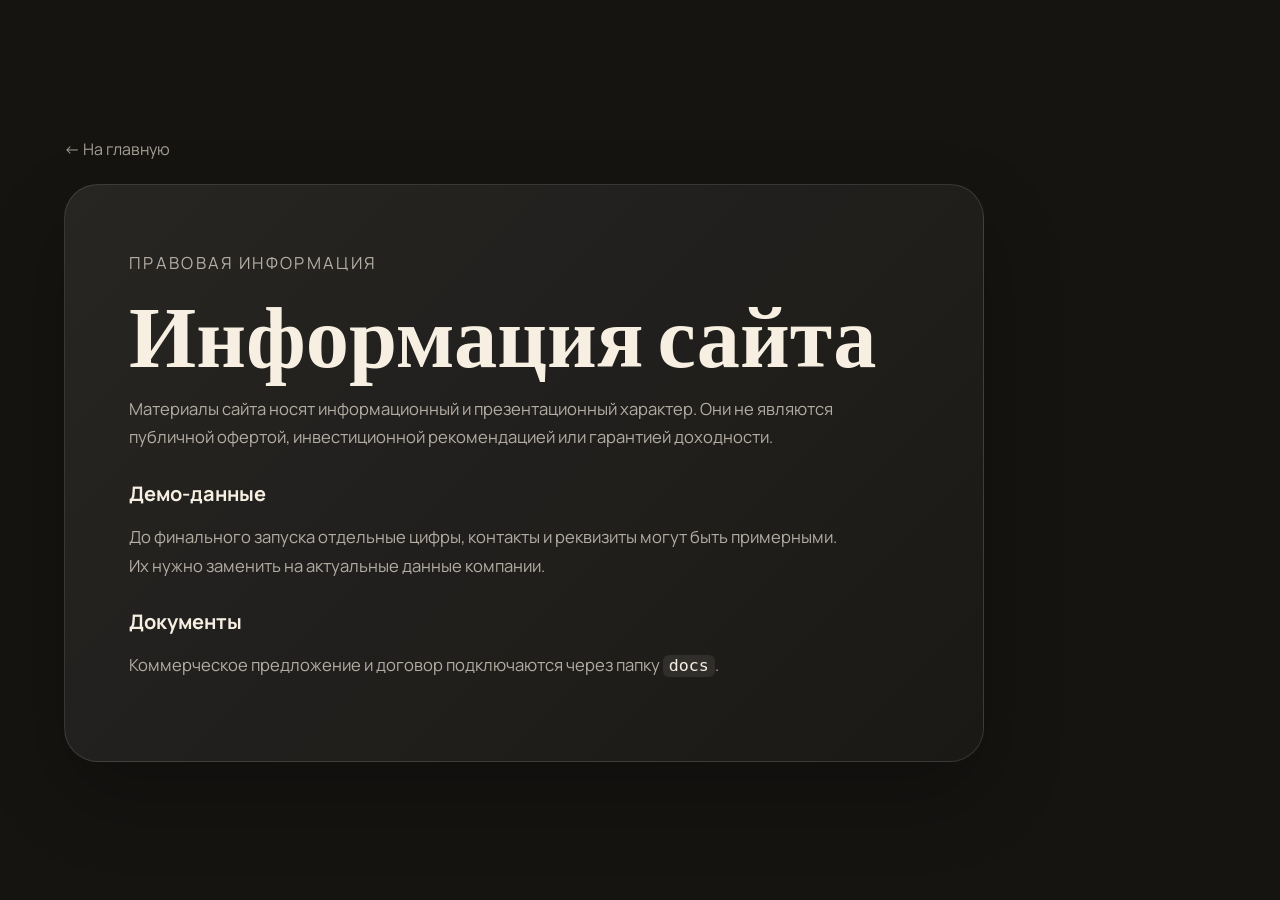
<file: legal.html>
<!doctype html>
<html lang="ru">
<head>
  <meta charset="UTF-8">
  <meta name="viewport" content="width=device-width, initial-scale=1.0">
  <title>Правовая информация — УК Фидента</title>
  <link rel="preconnect" href="https://fonts.googleapis.com">
  <link rel="preconnect" href="https://fonts.gstatic.com" crossorigin>
  <link href="https://fonts.googleapis.com/css2?family=Manrope:wght@400;500;600;700;800&family=Fraunces:opsz,wght@9..144,600;9..144,700&display=swap" rel="stylesheet">
  <link rel="stylesheet" href="./styles.css">
  <link rel="stylesheet" href="./mobile-fix.css">
</head>
<body>
  <main class="simple-page">
    <a class="simple-back" href="./index.html">← На главную</a>
    <section class="simple-card">
      <p class="eyebrow">Правовая информация</p>
      <h1>Информация сайта</h1>
      <p>Материалы сайта носят информационный и презентационный характер. Они не являются публичной офертой, инвестиционной рекомендацией или гарантией доходности.</p>
      <h2>Демо-данные</h2>
      <p>До финального запуска отдельные цифры, контакты и реквизиты могут быть примерными. Их нужно заменить на актуальные данные компании.</p>
      <h2>Документы</h2>
      <p>Коммерческое предложение и договор подключаются через папку <code>docs</code>.</p>
    </section>
  </main>
</body>
</html>
</file>
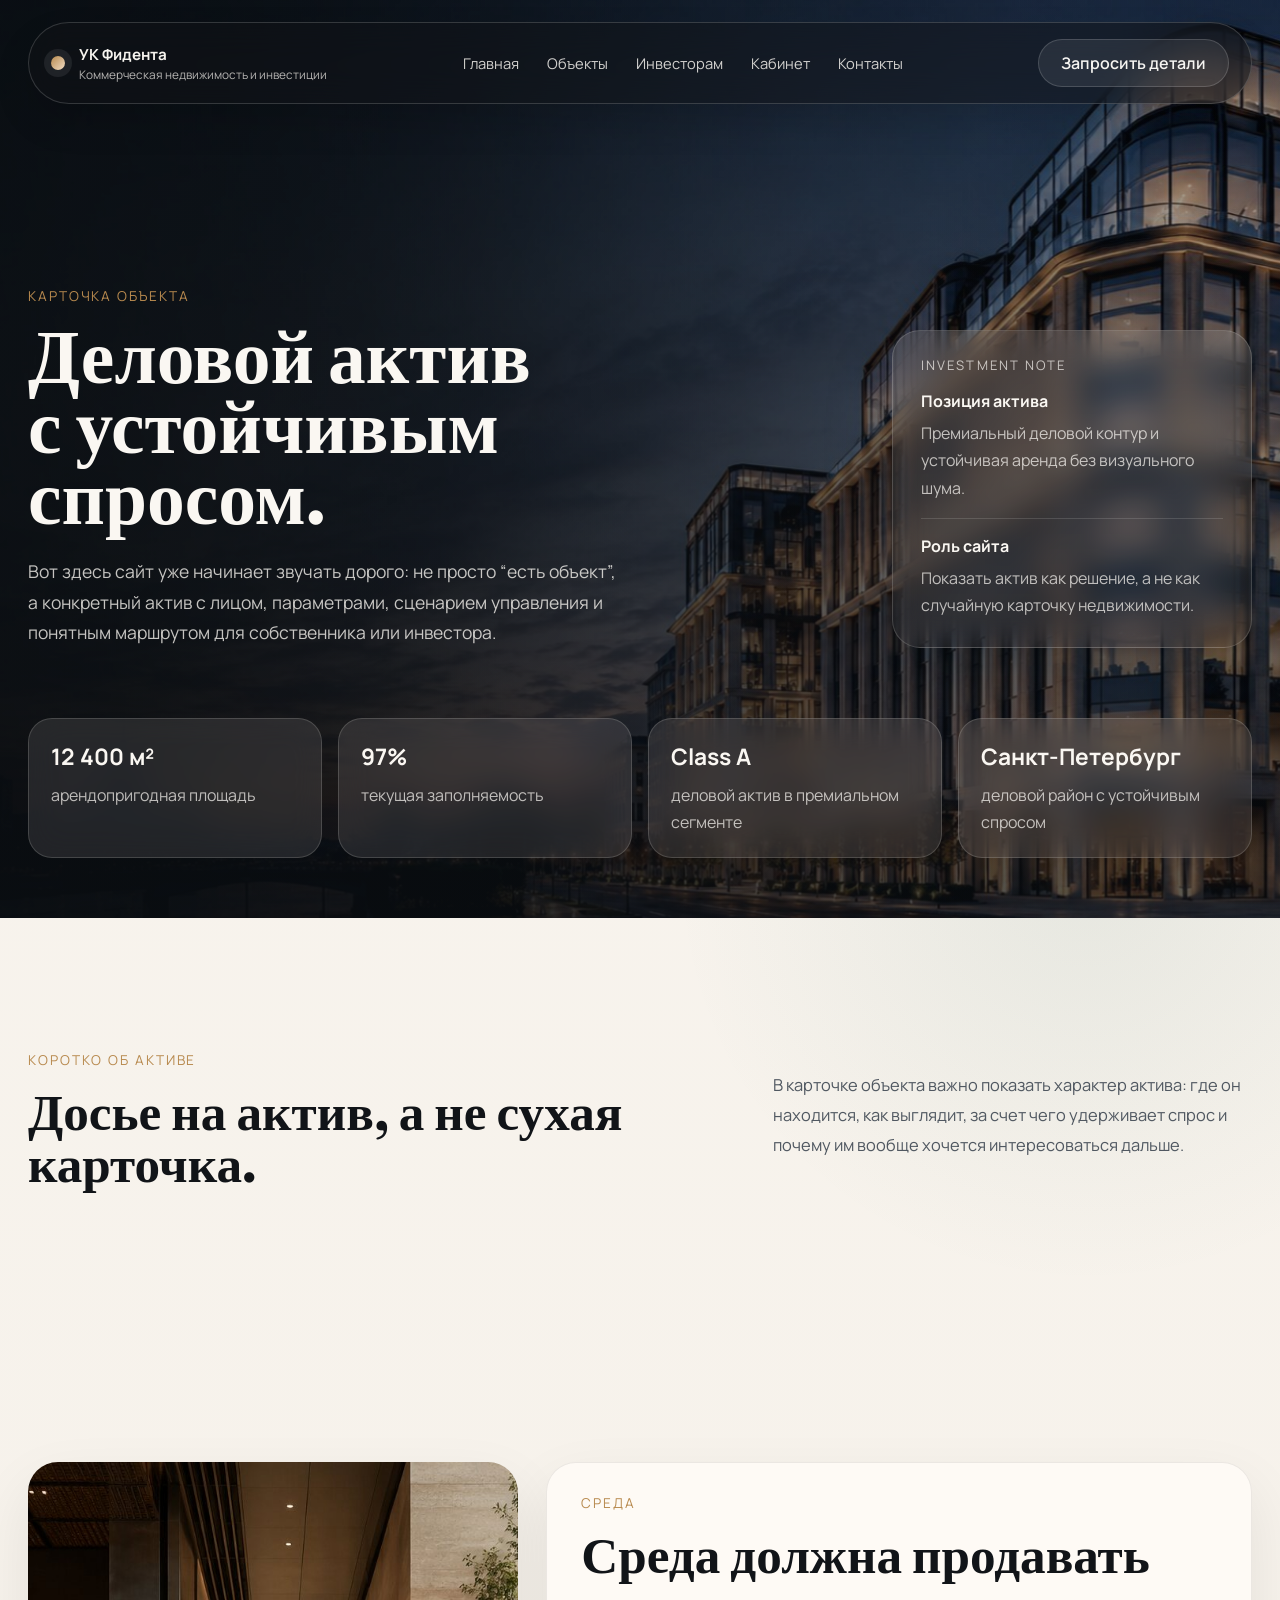
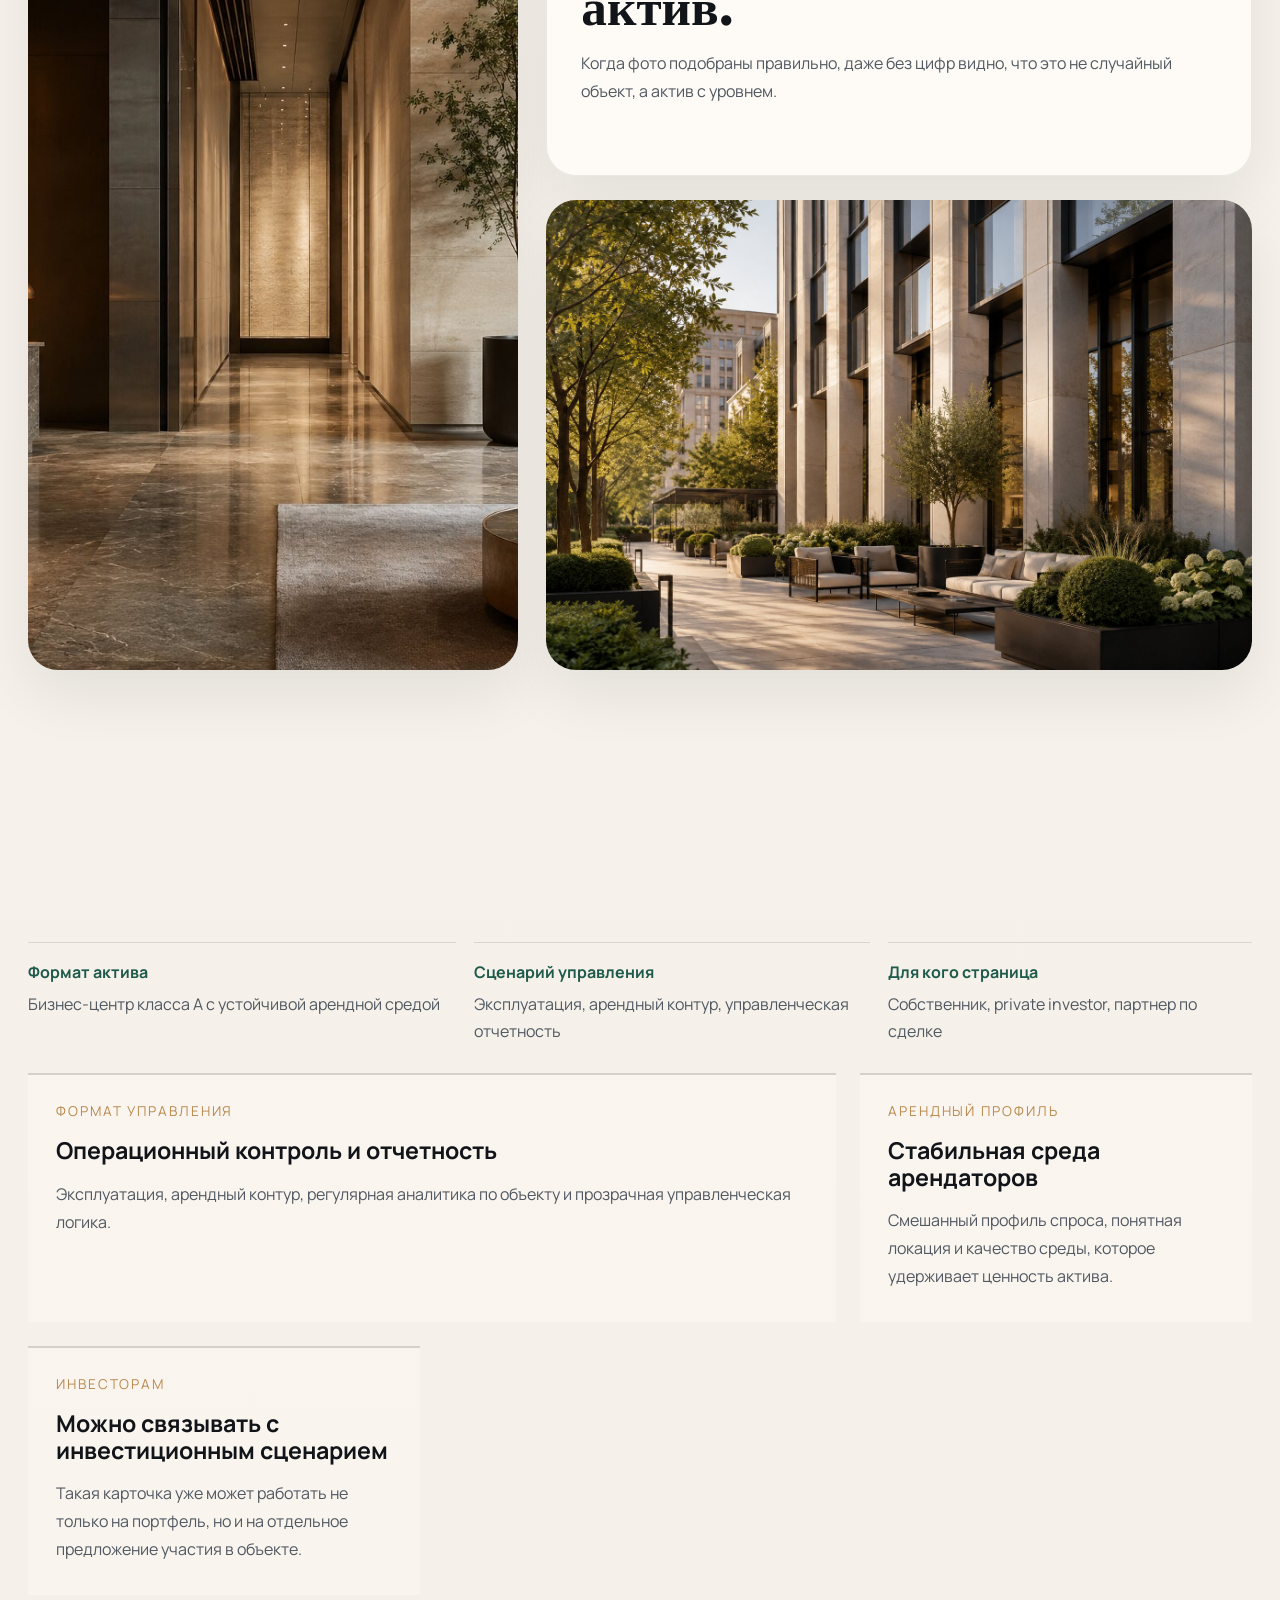
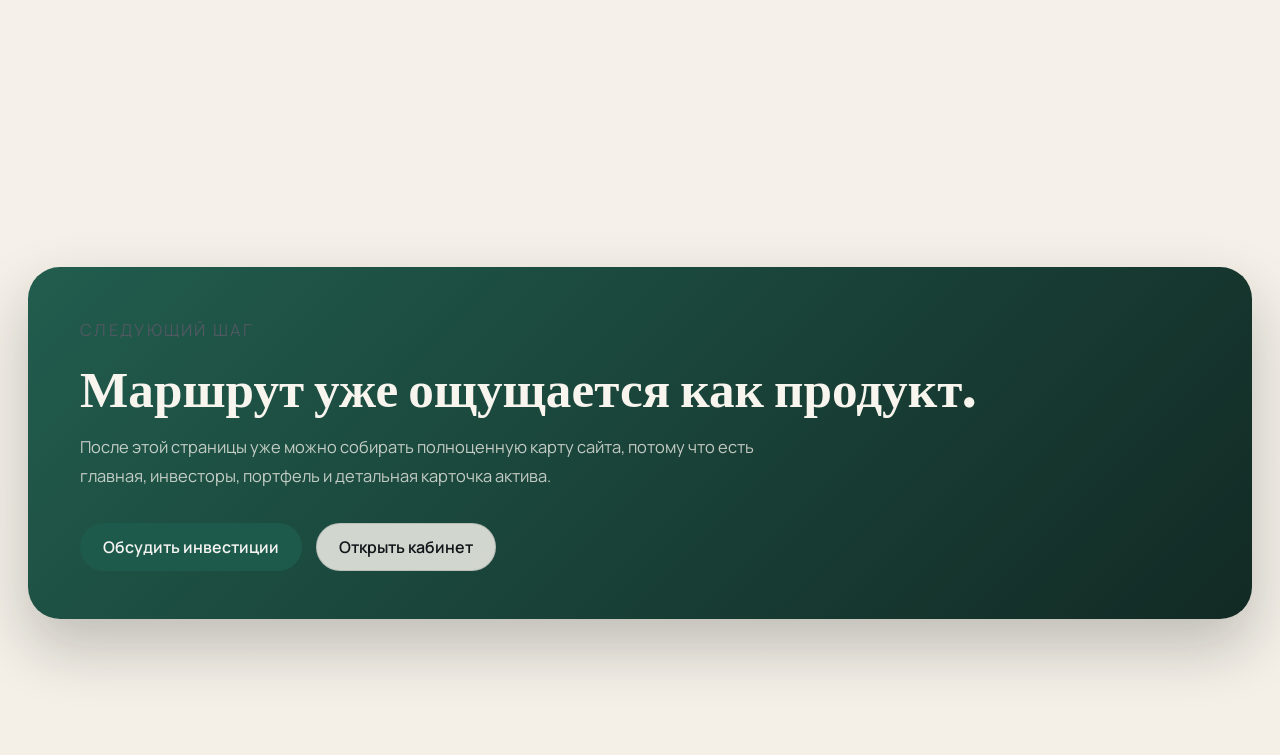
<file: object-detail.html>
<!doctype html>
<html lang="ru">
  
    <head>
      <meta charset="UTF-8" />
      <meta name="viewport" content="width=device-width, initial-scale=1.0" />
      <title>Карточка объекта — УК Фидента</title>
      <meta name="description" content="Черновой концепт карточки объекта для УК Фидента: сильная подача актива, ключевые параметры, галерея и связка с инвестиционным сценарием." />
      <link rel="preconnect" href="https://fonts.googleapis.com" />
      <link rel="preconnect" href="https://fonts.gstatic.com" crossorigin />
      <link
        href="https://fonts.googleapis.com/css2?family=Manrope:wght@400;500;600;700;800&family=Fraunces:opsz,wght@9..144,600;9..144,700&display=swap"
        rel="stylesheet"
      />
      <link rel="stylesheet" href="./styles.css" />
    </head>
  
  <body>
    <div class="site-shell">
      
    <header class="topbar">
      <a class="brand" href="./index.html" aria-label="УК Фидента">
        <span class="brand-mark"></span>
        <span class="brand-copy">
          <strong>УК Фидента</strong>
          <span>Коммерческая недвижимость и инвестиции</span>
        </span>
      </a>

      <nav class="nav">
        <a href="./index.html">Главная</a><a href="./objects.html">Объекты</a><a href="./investors.html">Инвесторам</a><a href="./account.html">Кабинет</a><a href="#contact">Контакты</a>
      </nav>

      <a class="button button-ghost" href="#contact">Запросить детали</a>
    </header>
  
      <main>
        
  <section class="detail-hero">
    <div class="detail-hero-media">
      <img src="./assets/fidenta-object-detail-hero.jpg" alt="" />
    </div>
    <div class="detail-hero-overlay"></div>

    <div class="detail-hero-inner">
      <div class="detail-hero-stage">
        <div class="detail-hero-copy reveal visible">
          <p class="eyebrow">Карточка объекта</p>
          <h1>Деловой актив с устойчивым спросом.</h1>
          <p class="hero-text">
            Вот здесь сайт уже начинает звучать дорого: не просто “есть объект”, а
            конкретный актив с лицом, параметрами, сценарием управления и понятным
            маршрутом для собственника или инвестора.
          </p>
        </div>

        <aside class="detail-hero-rail reveal visible delay-1">
          <p class="detail-rail-label">Investment note</p>
          <div class="detail-rail-list">
            <article>
              <span>Позиция актива</span>
              <p>Премиальный деловой контур и устойчивая аренда без визуального шума.</p>
            </article>
            <article>
              <span>Роль сайта</span>
              <p>Показать актив как решение, а не как случайную карточку недвижимости.</p>
            </article>
          </div>
        </aside>
      </div>

      <div class="detail-stats reveal visible delay-1">
        <article>
          <span>12 400 м²</span>
          <p>арендопригодная площадь</p>
        </article>
        <article>
          <span>97%</span>
          <p>текущая заполняемость</p>
        </article>
        <article>
          <span>Class A</span>
          <p>деловой актив в премиальном сегменте</p>
        </article>
        <article>
          <span>Санкт-Петербург</span>
          <p>деловой район с устойчивым спросом</p>
        </article>
      </div>
    </div>
  </section>

  <section class="section detail-overview">
    <div class="section-grid">
      <div class="section-lead reveal">
        <p class="eyebrow">Коротко об активе</p>
        <h2>Досье на актив, а не сухая карточка.</h2>
      </div>
      <div class="section-copy reveal delay-1">
        <p>
          В карточке объекта важно показать характер актива: где он находится, как
          выглядит, за счет чего удерживает спрос и почему им вообще хочется
          интересоваться дальше.
        </p>
      </div>
    </div>
  </section>

  <section class="section detail-gallery">
    <div class="gallery-layout">
      <div class="gallery-tall reveal">
        <img src="./assets/fidenta-object-detail-gallery-1.jpg" alt="" />
      </div>
      <div class="gallery-stack">
        <div class="gallery-note reveal delay-1">
          <p class="eyebrow">Среда</p>
          <h2>Среда должна продавать актив.</h2>
          <p>
            Когда фото подобраны правильно, даже без цифр видно, что это не случайный
            объект, а актив с уровнем.
          </p>
        </div>
        <div class="gallery-wide reveal delay-2">
          <img src="./assets/fidenta-object-detail-gallery-2.jpg" alt="" />
        </div>
      </div>
    </div>
  </section>

  <section class="section detail-grid">
    <div class="detail-ledger reveal">
      <div>
        <span>Формат актива</span>
        <p>Бизнес-центр класса A с устойчивой арендной средой</p>
      </div>
      <div>
        <span>Сценарий управления</span>
        <p>Эксплуатация, арендный контур, управленческая отчетность</p>
      </div>
      <div>
        <span>Для кого страница</span>
        <p>Собственник, private investor, партнер по сделке</p>
      </div>
    </div>

    <div class="detail-cards">
      <article class="detail-card detail-card-featured reveal">
        <p class="eyebrow">Формат управления</p>
        <h3>Операционный контроль и отчетность</h3>
        <p>Эксплуатация, арендный контур, регулярная аналитика по объекту и прозрачная управленческая логика.</p>
      </article>

      <article class="detail-card reveal delay-1">
        <p class="eyebrow">Арендный профиль</p>
        <h3>Стабильная среда арендаторов</h3>
        <p>Смешанный профиль спроса, понятная локация и качество среды, которое удерживает ценность актива.</p>
      </article>

      <article class="detail-card reveal delay-2">
        <p class="eyebrow">Инвесторам</p>
        <h3>Можно связывать с инвестиционным сценарием</h3>
        <p>Такая карточка уже может работать не только на портфель, но и на отдельное предложение участия в объекте.</p>
      </article>
    </div>
  </section>

  <section class="section contact-band" id="contact">
    <div class="callout-wrap reveal">
      <p class="eyebrow">Следующий шаг</p>
      <h2>Маршрут уже ощущается как продукт.</h2>
      <p>
        После этой страницы уже можно собирать полноценную карту сайта, потому что
        есть главная, инвесторы, портфель и детальная карточка актива.
      </p>
      <div class="hero-actions">
        <a class="button" href="./investors.html">Обсудить инвестиции</a>
        <a class="button button-secondary" href="./account.html">Открыть кабинет</a>
      </div>
    </div>
  </section>

      </main>
      
    </div>

    <script src="./app.js"></script>
  </body>
</html>
</file>
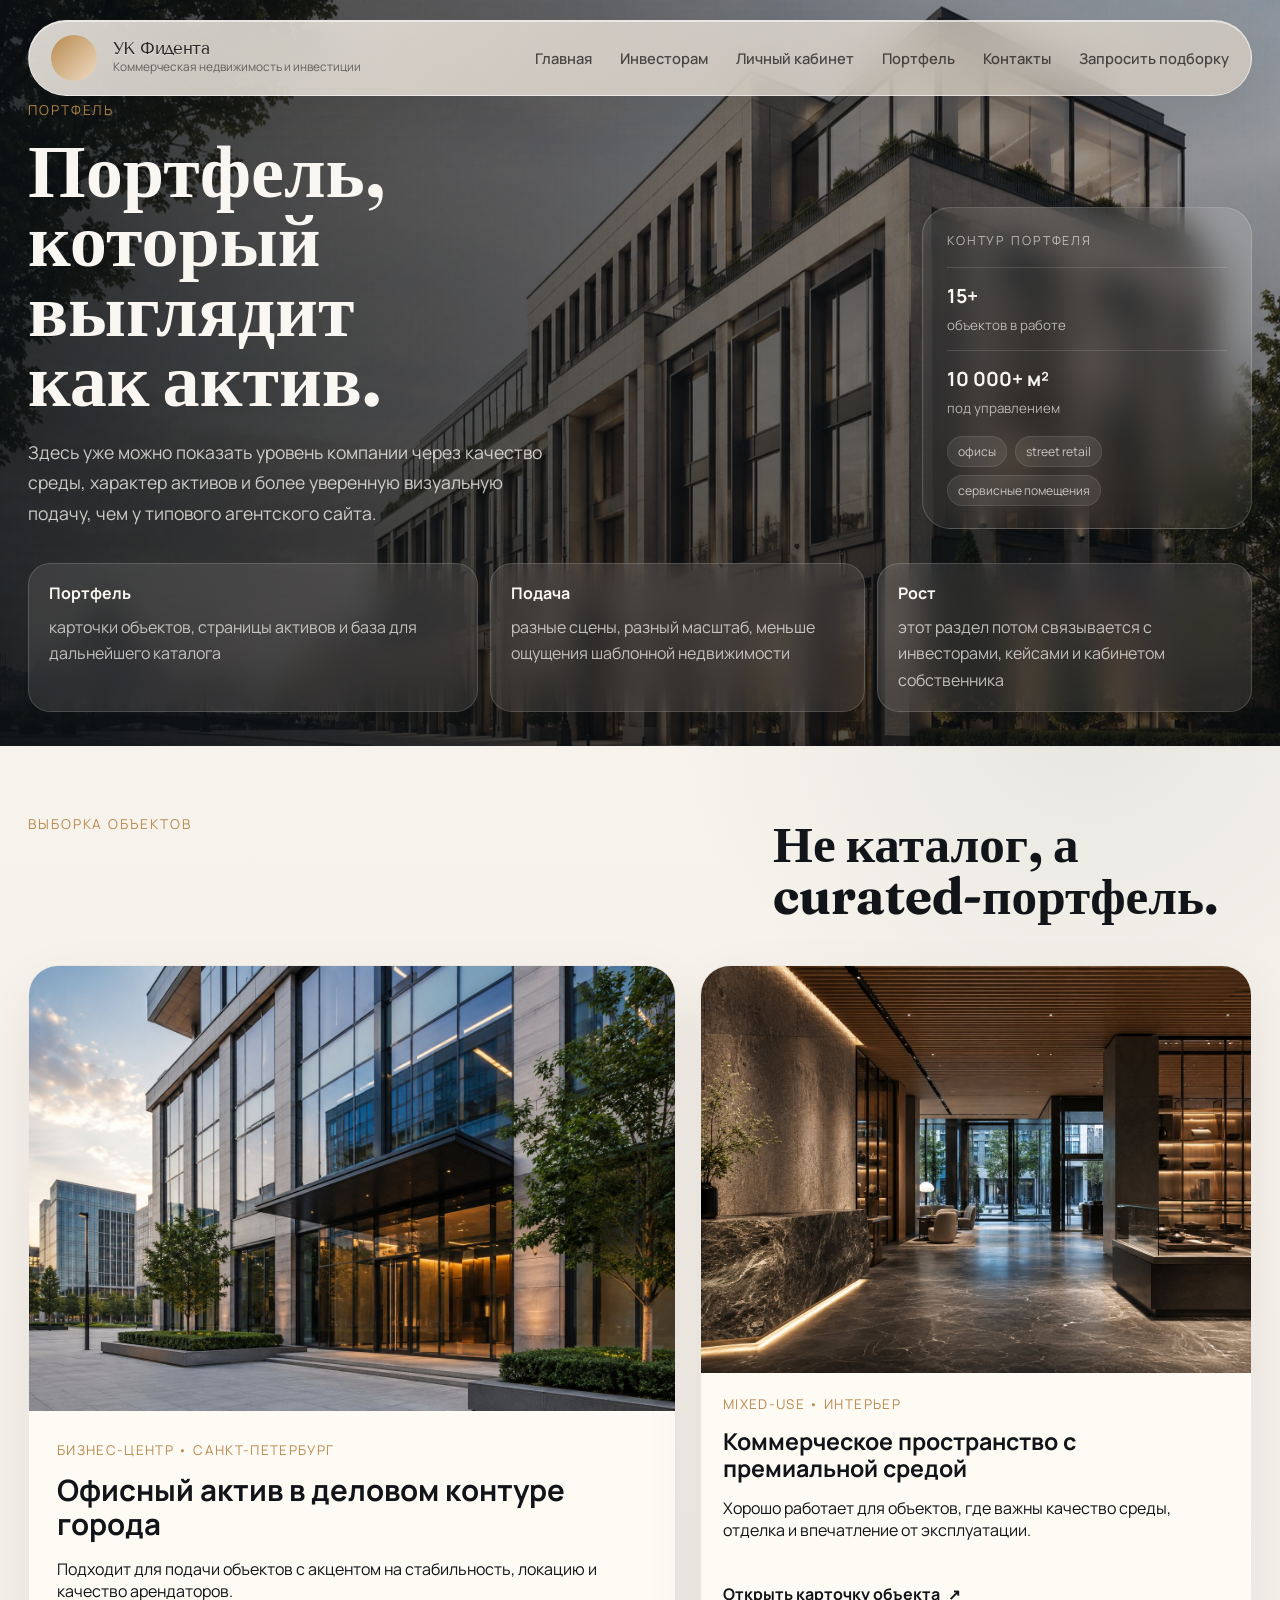
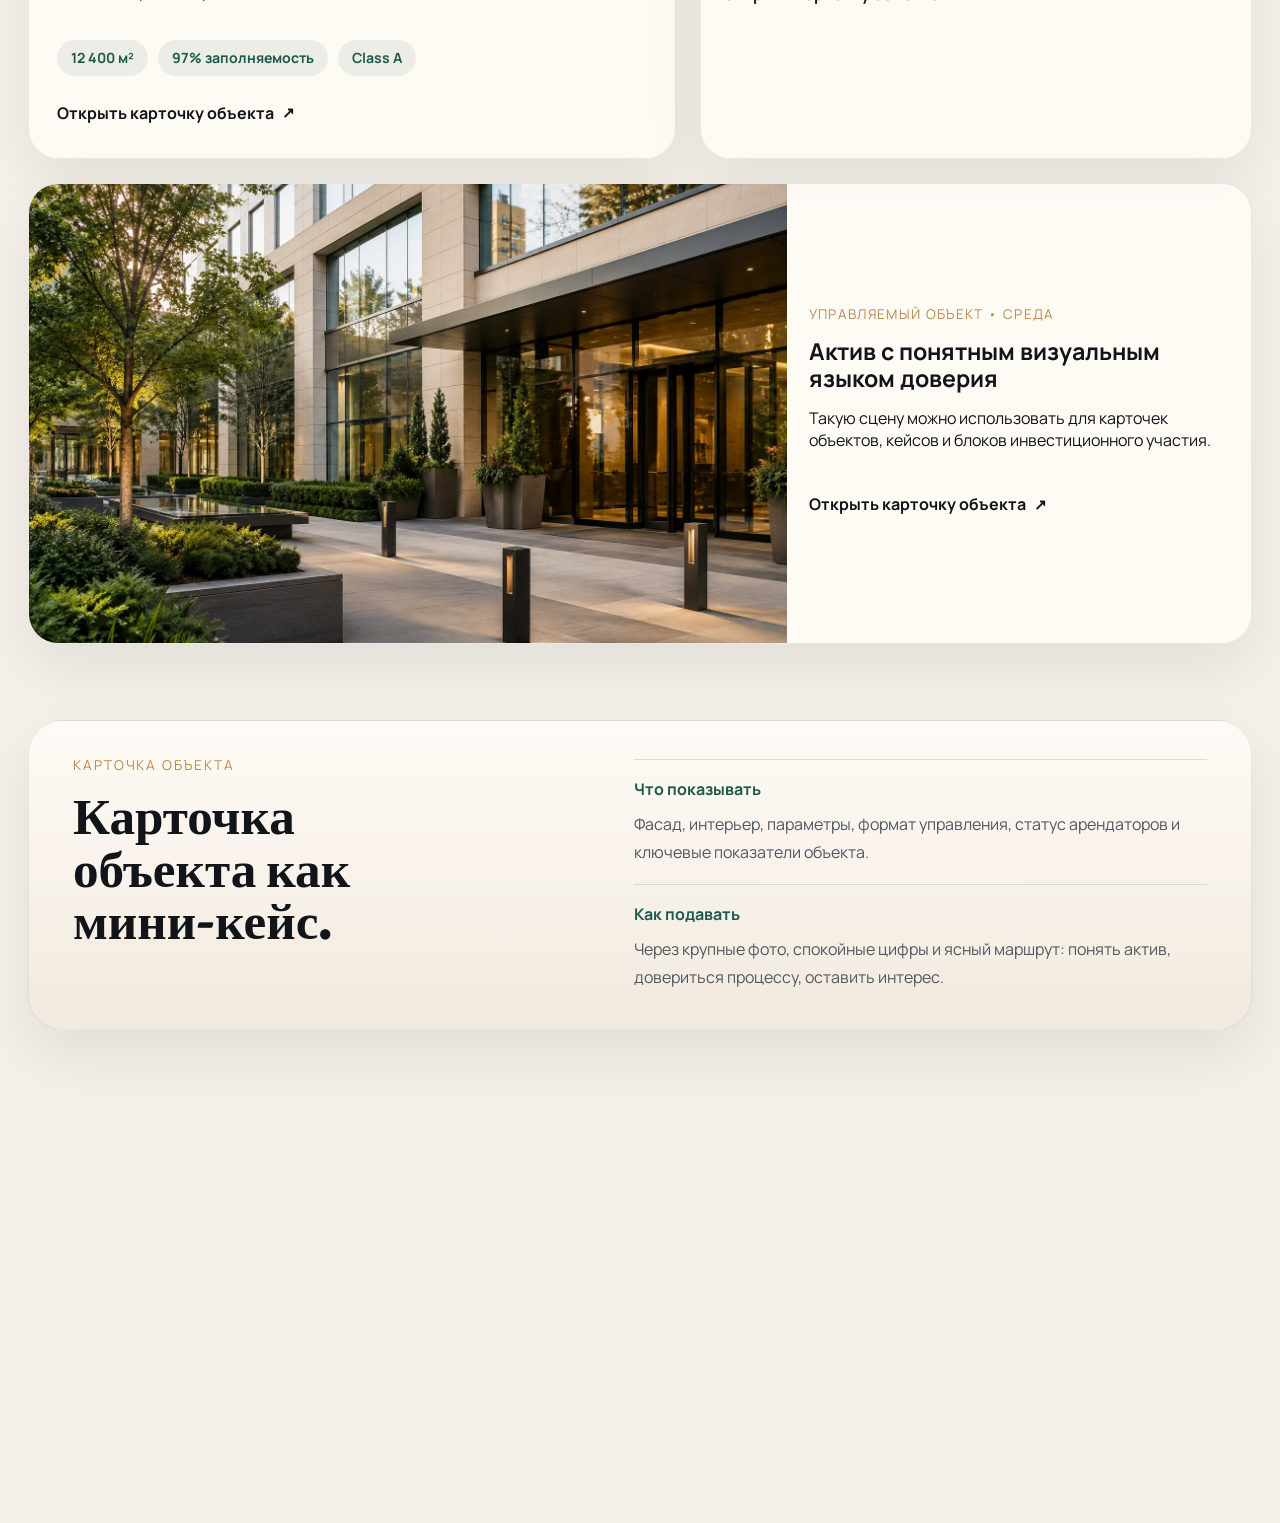
<file: objects.html>
<!doctype html>
<html lang="ru">
  
    <head>
      <meta charset="UTF-8" />
      <meta name="viewport" content="width=device-width, initial-scale=1.0" />
      <title>Объекты — УК Фидента</title>
      <meta name="description" content="Черновой концепт раздела объектов для УК Фидента: портфель, карточки активов и более сильная подача коммерческой недвижимости." />
      <link rel="preconnect" href="https://fonts.googleapis.com" />
      <link rel="preconnect" href="https://fonts.gstatic.com" crossorigin />
      <link
        href="https://fonts.googleapis.com/css2?family=Manrope:wght@400;500;600;700;800&family=Fraunces:opsz,wght@9..144,600;9..144,700&display=swap"
        rel="stylesheet"
      />
      <link rel="stylesheet" href="./styles.css" />
      <link rel="stylesheet" href="./v4-quest1.css" />
      <link rel="stylesheet" href="./objects-fix.css" />
      <link rel="stylesheet" href="./mobile-spacing-only.css" />
    </head>
  
  <body>
    <div class="site-shell">
      
    <header class="topbar">
      <a class="brand" href="./index.html" aria-label="УК Фидента">
        <span class="brand-mark"></span>
        <span class="brand-copy">
          <strong>УК Фидента</strong>
          <span>Коммерческая недвижимость и инвестиции</span>
        </span>
      </a>

      <nav class="nav">
        <a href="./index.html">Главная</a><a href="./investors.html">Инвесторам</a><a href="./account.html">Личный кабинет</a><a href="#portfolio">Портфель</a><a href="#contact">Контакты</a><a href="#contact">Запросить подборку</a>
      </nav>
    </header>
  
      <main>
        
  <section class="objects-hero" id="portfolio">
    <div class="objects-hero-media">
      <img src="./assets/fidenta-objects-hero.jpg" alt="" />
    </div>
    <div class="objects-hero-overlay"></div>

    <div class="objects-hero-inner">
      <div class="objects-hero-row">
        <div class="objects-copy reveal visible">
          <p class="eyebrow">Портфель</p>
          <h1>Портфель, который выглядит как актив.</h1>
          <p class="hero-text">
            Здесь уже можно показать уровень компании через качество среды, характер
            активов и более уверенную визуальную подачу, чем у типового агентского сайта.
          </p>
        </div>

        <aside class="objects-portfolio-badge reveal visible delay-1" aria-label="Параметры портфеля">
          <p>Контур портфеля</p>
          <div>
            <span>15+</span>
            <small>объектов в работе</small>
          </div>
          <div>
            <span>10 000+ м²</span>
            <small>под управлением</small>
          </div>
          <ul>
            <li>офисы</li>
            <li>street retail</li>
            <li>сервисные помещения</li>
          </ul>
        </aside>
      </div>

      <div class="objects-fact-strip reveal visible delay-1">
        <article>
          <span>Портфель</span>
          <p>карточки объектов, страницы активов и база для дальнейшего каталога</p>
        </article>
        <article>
          <span>Подача</span>
          <p>разные сцены, разный масштаб, меньше ощущения шаблонной недвижимости</p>
        </article>
        <article>
          <span>Рост</span>
          <p>этот раздел потом связывается с инвесторами, кейсами и кабинетом собственника</p>
        </article>
      </div>
    </div>
  </section>

  <section class="section portfolio-grid">
    <div class="section-heading reveal">
      <p class="eyebrow">Выборка объектов</p>
      <h2>Не каталог, а curated-портфель.</h2>
    </div>

    <div class="cards-grid cards-grid-portfolio">
      <article class="property-card property-card-featured reveal">
        <div class="property-image">
          <img src="./assets/fidenta-object-card-1.jpg" alt="" />
        </div>
        <div class="property-copy">
          <p class="property-meta">Бизнес-центр • Санкт-Петербург</p>
          <h3>Офисный актив в деловом контуре города</h3>
          <p>Подходит для подачи объектов с акцентом на стабильность, локацию и качество арендаторов.</p>
          <div class="property-highlights">
            <span>12 400 м²</span>
            <span>97% заполняемость</span>
            <span>Class A</span>
          </div>
          <a class="text-link" href="./object-detail.html">Открыть карточку объекта</a>
        </div>
      </article>

      <article class="property-card reveal delay-1">
        <div class="property-image">
          <img src="./assets/fidenta-object-card-2.jpg" alt="" />
        </div>
        <div class="property-copy">
          <p class="property-meta">Mixed-use • Интерьер</p>
          <h3>Коммерческое пространство с премиальной средой</h3>
          <p>Хорошо работает для объектов, где важны качество среды, отделка и впечатление от эксплуатации.</p>
          <a class="text-link" href="./object-detail.html">Открыть карточку объекта</a>
        </div>
      </article>

      <article class="property-card reveal delay-2">
        <div class="property-image">
          <img src="./assets/fidenta-object-card-3.jpg" alt="" />
        </div>
        <div class="property-copy">
          <p class="property-meta">Управляемый объект • Среда</p>
          <h3>Актив с понятным визуальным языком доверия</h3>
          <p>Такую сцену можно использовать для карточек объектов, кейсов и блоков инвестиционного участия.</p>
          <a class="text-link" href="./object-detail.html">Открыть карточку объекта</a>
        </div>
      </article>
    </div>
  </section>

  <section class="section showcase-band">
    <div class="showcase-panel reveal">
      <div class="showcase-left">
        <p class="eyebrow">Карточка объекта</p>
        <h2>Карточка объекта как мини-кейс.</h2>
      </div>

      <div class="showcase-right">
        <div>
          <span>Что показывать</span>
          <p>Фасад, интерьер, параметры, формат управления, статус арендаторов и ключевые показатели объекта.</p>
        </div>
        <div>
          <span>Как подавать</span>
          <p>Через крупные фото, спокойные цифры и ясный маршрут: понять актив, довериться процессу, оставить интерес.</p>
        </div>
      </div>
    </div>
  </section>

  <section class="section contact-band" id="contact">
    <div class="callout-wrap reveal">
      <p class="eyebrow">Следующий шаг</p>
      <h2>Дальше — страница актива.</h2>
      <p>
        После этого раздела логично делать отдельную карточку объекта и собирать
        все в систему шаблонов и компонентов.
      </p>
      <div class="hero-actions">
        <a class="button" href="./object-detail.html">Открыть карточку объекта</a>
        <a class="button button-secondary" href="./investors.html">К странице инвесторов</a>
      </div>
    </div>
  </section>

      </main>
      
    </div>

    <script src="./app.js"></script>
    <script src="./v4-menu.js"></script>
  </body>
</html>
</file>
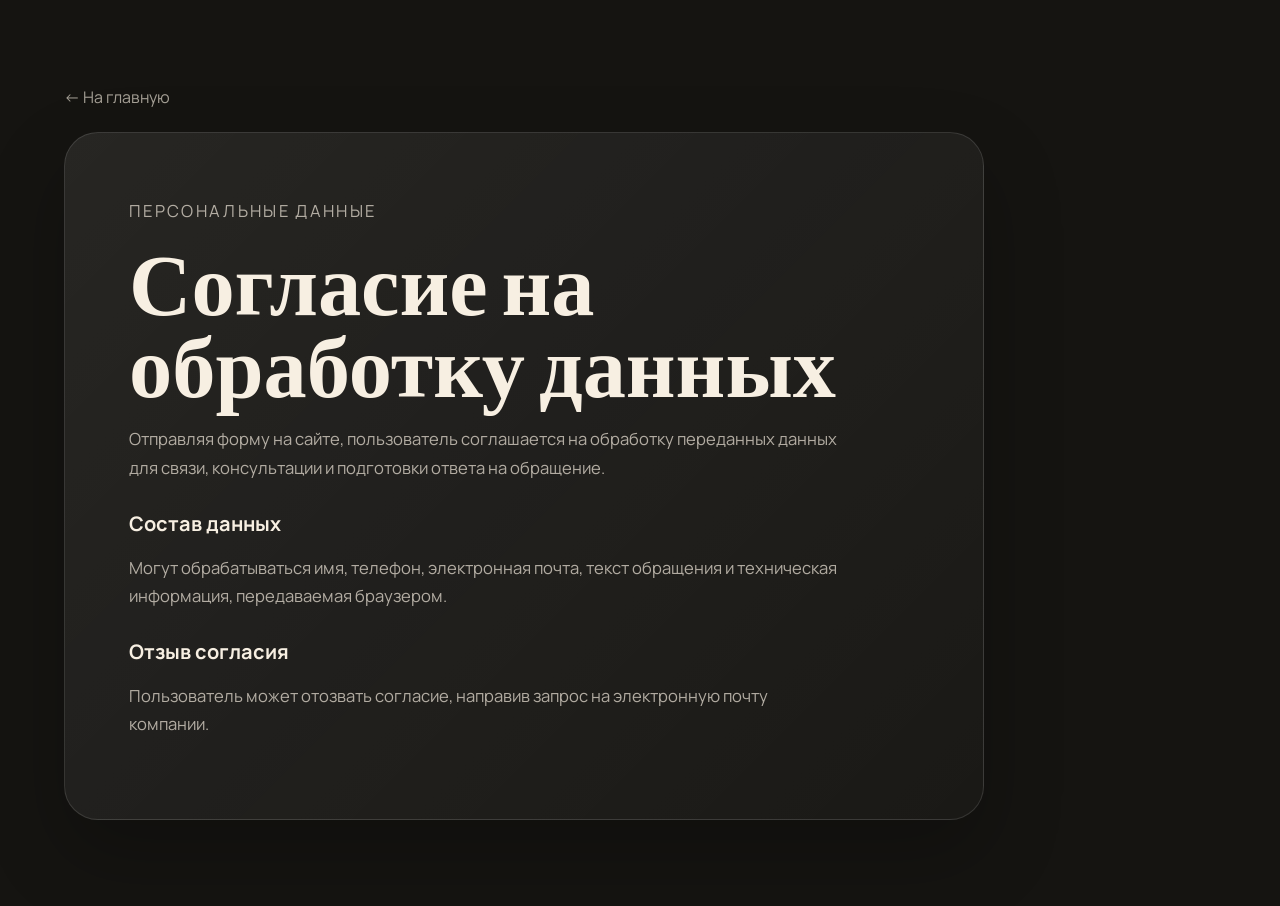
<file: personal-data.html>
<!doctype html>
<html lang="ru">
<head>
  <meta charset="UTF-8">
  <meta name="viewport" content="width=device-width, initial-scale=1.0">
  <title>Согласие на обработку данных — УК Фидента</title>
  <link rel="preconnect" href="https://fonts.googleapis.com">
  <link rel="preconnect" href="https://fonts.gstatic.com" crossorigin>
  <link href="https://fonts.googleapis.com/css2?family=Manrope:wght@400;500;600;700;800&family=Fraunces:opsz,wght@9..144,600;9..144,700&display=swap" rel="stylesheet">
  <link rel="stylesheet" href="./styles.css">
  <link rel="stylesheet" href="./mobile-fix.css">
</head>
<body>
  <main class="simple-page">
    <a class="simple-back" href="./index.html">← На главную</a>
    <section class="simple-card">
      <p class="eyebrow">Персональные данные</p>
      <h1>Согласие на обработку данных</h1>
      <p>Отправляя форму на сайте, пользователь соглашается на обработку переданных данных для связи, консультации и подготовки ответа на обращение.</p>
      <h2>Состав данных</h2>
      <p>Могут обрабатываться имя, телефон, электронная почта, текст обращения и техническая информация, передаваемая браузером.</p>
      <h2>Отзыв согласия</h2>
      <p>Пользователь может отозвать согласие, направив запрос на электронную почту компании.</p>
    </section>
  </main>
</body>
</html>
</file>
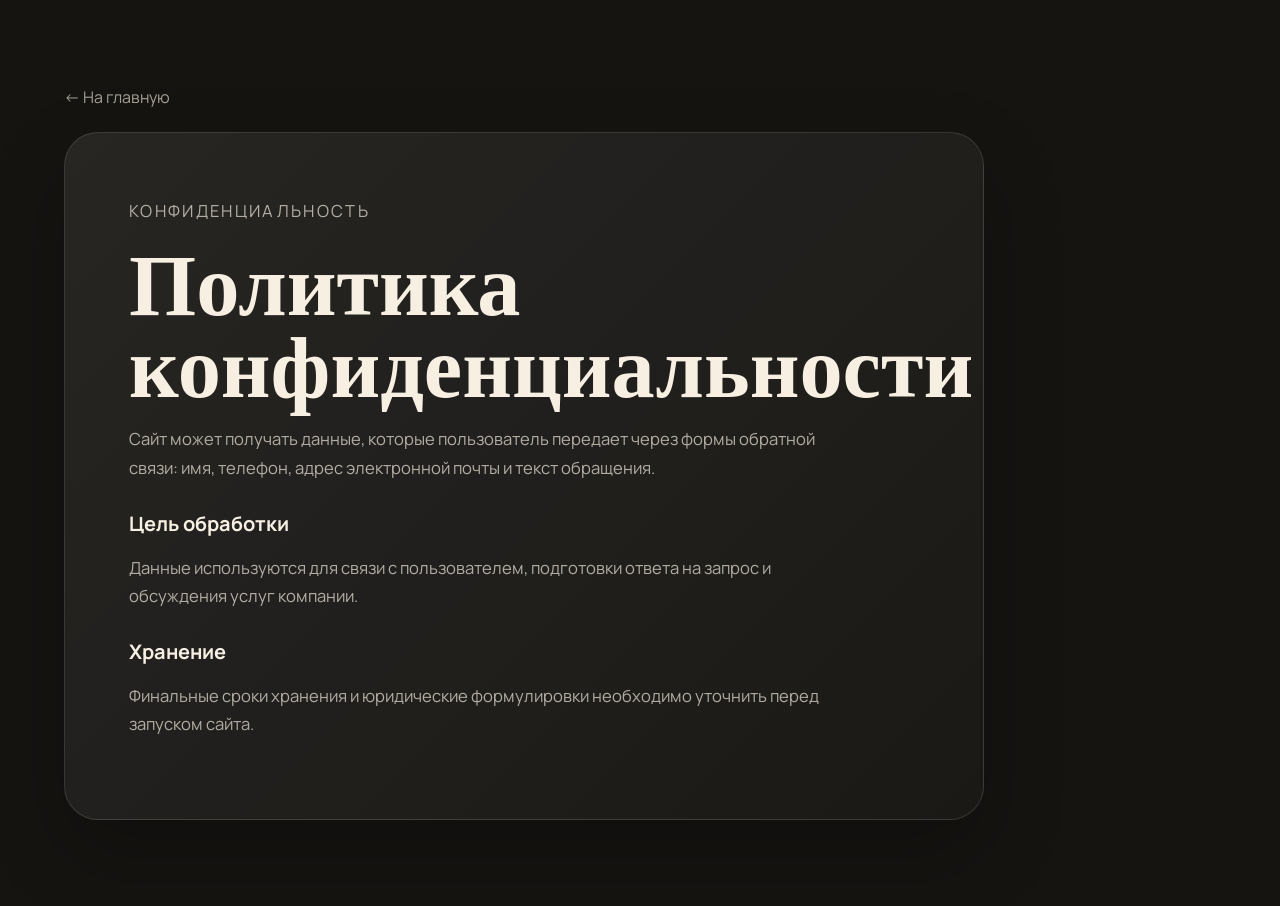
<file: privacy.html>
<!doctype html>
<html lang="ru">
<head>
  <meta charset="UTF-8">
  <meta name="viewport" content="width=device-width, initial-scale=1.0">
  <title>Политика конфиденциальности — УК Фидента</title>
  <link rel="preconnect" href="https://fonts.googleapis.com">
  <link rel="preconnect" href="https://fonts.gstatic.com" crossorigin>
  <link href="https://fonts.googleapis.com/css2?family=Manrope:wght@400;500;600;700;800&family=Fraunces:opsz,wght@9..144,600;9..144,700&display=swap" rel="stylesheet">
  <link rel="stylesheet" href="./styles.css">
  <link rel="stylesheet" href="./mobile-fix.css">
</head>
<body>
  <main class="simple-page">
    <a class="simple-back" href="./index.html">← На главную</a>
    <section class="simple-card">
      <p class="eyebrow">Конфиденциальность</p>
      <h1>Политика конфиденциальности</h1>
      <p>Сайт может получать данные, которые пользователь передает через формы обратной связи: имя, телефон, адрес электронной почты и текст обращения.</p>
      <h2>Цель обработки</h2>
      <p>Данные используются для связи с пользователем, подготовки ответа на запрос и обсуждения услуг компании.</p>
      <h2>Хранение</h2>
      <p>Финальные сроки хранения и юридические формулировки необходимо уточнить перед запуском сайта.</p>
    </section>
  </main>
</body>
</html>
</file>
<file: styles.css>
:root {
  --bg: #f4efe7;
  --bg-soft: #efe7dc;
  --surface: rgba(255, 250, 244, 0.72);
  --surface-strong: rgba(255, 250, 244, 0.88);
  --ink: #111418;
  --muted: #505861;
  --line: rgba(17, 20, 24, 0.12);
  --accent: #1d5a4b;
  --accent-soft: #e0ebe7;
  --gold: #b88a4f;
  --shadow: 0 24px 60px rgba(15, 20, 24, 0.08);
  --radius: 22px;
  --content: min(1320px, calc(100vw - 56px));
}

* {
  box-sizing: border-box;
}

html {
  scroll-behavior: smooth;
}

body {
  margin: 0;
  font-family: "Manrope", sans-serif;
  color: var(--ink);
  background:
    radial-gradient(circle at top left, rgba(184, 138, 79, 0.12), transparent 22rem),
    radial-gradient(circle at 85% 22%, rgba(29, 90, 75, 0.08), transparent 26rem),
    linear-gradient(180deg, #f8f4ee 0%, var(--bg) 100%);
}

img {
  display: block;
  width: 100%;
}

a {
  color: inherit;
  text-decoration: none;
}

.site-shell {
  min-height: 100vh;
}

.topbar {
  position: fixed;
  z-index: 10;
  top: 20px;
  left: 50%;
  width: var(--content);
  transform: translateX(-50%);
  display: flex;
  align-items: center;
  justify-content: space-between;
  padding: 16px 18px;
  border: 1px solid rgba(255, 255, 255, 0.16);
  background: rgba(17, 20, 24, 0.48);
  backdrop-filter: blur(18px);
  border-radius: 999px;
  box-shadow: 0 18px 36px rgba(0, 0, 0, 0.14);
  transition:
    transform 220ms ease,
    padding 220ms ease,
    background 220ms ease,
    box-shadow 220ms ease,
    border-color 220ms ease;
}

.topbar.is-condensed {
  padding-top: 12px;
  padding-bottom: 12px;
  background: rgba(17, 20, 24, 0.72);
  box-shadow: 0 12px 28px rgba(0, 0, 0, 0.18);
}

.brand {
  display: inline-flex;
  align-items: center;
  gap: 14px;
}

.brand-mark {
  width: 14px;
  height: 14px;
  border-radius: 999px;
  background: linear-gradient(135deg, var(--gold), #f0dcc4);
  box-shadow: 0 0 0 7px rgba(255, 255, 255, 0.08);
}

.brand-copy {
  display: grid;
  gap: 1px;
  color: #f7f4ef;
}

.brand-copy strong {
  font-size: 0.95rem;
  font-weight: 700;
}

.brand-copy span {
  font-size: 0.74rem;
  color: rgba(247, 244, 239, 0.72);
}

.nav {
  display: inline-flex;
  gap: 28px;
  color: rgba(247, 244, 239, 0.84);
  font-size: 0.92rem;
}

.nav a {
  position: relative;
}

.nav a::after {
  content: "";
  position: absolute;
  left: 0;
  bottom: -5px;
  width: 100%;
  height: 1px;
  background: rgba(247, 244, 239, 0.7);
  transform: scaleX(0);
  transform-origin: right;
  transition: transform 220ms ease;
}

.nav a:hover::after {
  transform: scaleX(1);
  transform-origin: left;
}

.nav-dark {
  color: rgba(17, 20, 24, 0.78);
}

.nav-dark a::after {
  background: rgba(17, 20, 24, 0.7);
}

.button {
  display: inline-flex;
  align-items: center;
  justify-content: center;
  gap: 10px;
  min-height: 48px;
  padding: 0 22px;
  border: 1px solid transparent;
  border-radius: 999px;
  background: var(--accent);
  color: #f5f4f1;
  font-weight: 600;
  transition:
    transform 180ms ease,
    background 180ms ease,
    border-color 180ms ease,
    box-shadow 180ms ease;
}

.button:hover {
  transform: translateY(-2px);
  background: #143f35;
  box-shadow: 0 16px 30px rgba(20, 63, 53, 0.18);
}

.button-secondary {
  background: rgba(255, 250, 244, 0.8);
  color: var(--ink);
  border-color: rgba(17, 20, 24, 0.12);
}

.button-secondary:hover {
  background: rgba(255, 250, 244, 0.96);
}

.button-ghost {
  background: rgba(255, 255, 255, 0.08);
  border-color: rgba(255, 255, 255, 0.16);
}

.section-button {
  margin-top: 28px;
}

.text-link {
  display: inline-flex;
  align-items: center;
  margin-top: 26px;
  color: inherit;
  font-weight: 700;
  transition: transform 180ms ease, opacity 180ms ease;
}

.text-link::after {
  content: "↗";
  margin-left: 8px;
  font-size: 0.95rem;
  transition: transform 180ms ease;
}

.text-link:hover {
  transform: translateX(2px);
}

.text-link:hover::after {
  transform: translate(2px, -1px);
}

.hero {
  position: relative;
  min-height: 100svh;
  padding: 120px 0 52px;
  overflow: clip;
}

.hero-media,
.hero-overlay {
  position: absolute;
  inset: 0;
}

.hero-media img {
  width: 100%;
  height: 100%;
  object-fit: cover;
}

.hero-overlay {
  background:
    linear-gradient(90deg, rgba(10, 14, 17, 0.78) 0%, rgba(10, 14, 17, 0.52) 40%, rgba(10, 14, 17, 0.18) 100%),
    linear-gradient(180deg, rgba(10, 14, 17, 0.2) 0%, rgba(10, 14, 17, 0.48) 100%);
}

.hero-inner {
  position: relative;
  z-index: 1;
  width: var(--content);
  margin: 0 auto;
  min-height: calc(100svh - 172px);
  display: grid;
  align-content: end;
  gap: 30px;
}

.hero-stage {
  display: grid;
  grid-template-columns: minmax(0, 1.08fr) minmax(280px, 0.5fr);
  gap: 34px;
  align-items: end;
}

.hero-copy {
  max-width: 760px;
}

.hero-aside {
  justify-self: end;
  width: min(100%, 360px);
  padding: 28px 28px 30px;
  border-radius: 30px;
  background: linear-gradient(180deg, rgba(248, 244, 238, 0.12) 0%, rgba(248, 244, 238, 0.04) 100%);
  border: 1px solid rgba(248, 244, 238, 0.18);
  backdrop-filter: blur(16px);
  box-shadow: 0 28px 72px rgba(7, 10, 12, 0.16);
  transition:
    transform 260ms ease,
    border-color 260ms ease,
    box-shadow 260ms ease;
}

.hero-aside-label {
  margin: 0 0 18px;
  color: rgba(250, 247, 242, 0.72);
  font-size: 0.82rem;
  line-height: 1;
  letter-spacing: 0.16em;
  text-transform: uppercase;
}

.hero-aside-list {
  display: grid;
  gap: 18px;
}

.hero-aside-list article {
  padding-top: 18px;
  border-top: 1px solid rgba(248, 244, 238, 0.14);
}

.hero-aside-list article:first-child {
  padding-top: 0;
  border-top: 0;
}

.hero-aside-list span {
  display: block;
  margin-bottom: 9px;
  color: #faf7f2;
  font-weight: 700;
}

.hero-aside-list p {
  margin: 0;
  color: rgba(250, 247, 242, 0.7);
  line-height: 1.7;
}

.eyebrow {
  margin: 0 0 18px;
  font-size: 0.85rem;
  line-height: 1;
  text-transform: uppercase;
  letter-spacing: 0.14em;
  color: var(--gold);
}

.hero h1,
.section h2,
.footer h2 {
  margin: 0;
  font-family: "Fraunces", serif;
  font-weight: 700;
  letter-spacing: 0;
}

.hero h1 {
  max-width: 720px;
  color: #faf7f2;
  font-size: clamp(2.8rem, 5.6vw, 5.4rem);
  line-height: 0.92;
  text-wrap: balance;
}

.hero-text {
  max-width: 560px;
  margin: 24px 0 0;
  font-size: 1.08rem;
  line-height: 1.75;
  color: rgba(250, 247, 242, 0.78);
}

.hero-actions {
  display: flex;
  flex-wrap: wrap;
  gap: 14px;
  margin-top: 32px;
}

.hero-facts {
  display: grid;
  grid-template-columns: repeat(3, minmax(0, 1fr));
  gap: 16px;
  margin-top: 48px;
}

.hero-facts article {
  padding: 22px 24px 24px;
  border-radius: var(--radius);
  background: rgba(248, 244, 238, 0.12);
  border: 1px solid rgba(248, 244, 238, 0.18);
  backdrop-filter: blur(18px);
  transition:
    transform 240ms ease,
    border-color 240ms ease,
    background 240ms ease;
}

.hero-facts span {
  display: block;
  margin-bottom: 12px;
  color: #faf7f2;
  font-size: 1.65rem;
  font-weight: 700;
}

.hero-facts p {
  margin: 0;
  color: rgba(250, 247, 242, 0.74);
  line-height: 1.55;
}

.section {
  width: var(--content);
  margin: 0 auto;
  padding: 120px 0;
}

.section-grid,
.section-heading {
  display: grid;
  grid-template-columns: minmax(0, 1.18fr) minmax(260px, 0.82fr);
  gap: 56px;
  align-items: start;
}

.section h2,
.footer h2 {
  font-size: clamp(2rem, 4vw, 3.5rem);
  line-height: 1.02;
}

.section-copy,
.asset-copy p,
.callout-wrap p,
.footer-copy p {
  color: var(--muted);
  line-height: 1.8;
  font-size: 1.03rem;
}

.directions {
  padding-top: 40px;
}

.direction-layout {
  display: grid;
  grid-template-columns: minmax(0, 1.04fr) minmax(0, 0.96fr);
  gap: 24px;
  margin-top: 42px;
}

.direction-panel {
  padding: 34px 34px 38px;
  min-height: 100%;
  border-radius: 30px;
  background: linear-gradient(180deg, rgba(255, 251, 246, 0.9) 0%, rgba(239, 231, 220, 0.56) 100%);
  border: 1px solid rgba(17, 20, 24, 0.08);
  box-shadow: var(--shadow);
  transition:
    transform 240ms ease,
    box-shadow 240ms ease,
    border-color 240ms ease;
}

.direction-panel-accent {
  background:
    linear-gradient(180deg, rgba(30, 90, 75, 0.94) 0%, rgba(15, 42, 36, 0.98) 100%);
  color: #f7f2eb;
}

.direction-index {
  margin: 0 0 24px;
  color: var(--gold);
  font-size: 0.9rem;
  letter-spacing: 0.15em;
  text-transform: uppercase;
}

.direction-panel h3,
.timeline-step h3 {
  margin: 0;
  font-size: 1.65rem;
  line-height: 1.15;
}

.direction-panel p,
.timeline-step p {
  margin: 18px 0 0;
  color: inherit;
  line-height: 1.75;
}

.direction-panel:not(.direction-panel-accent) p {
  color: var(--muted);
}

.direction-panel ul {
  margin: 26px 0 0;
  padding: 0;
  list-style: none;
  display: grid;
  gap: 14px;
}

.direction-panel li {
  position: relative;
  padding-left: 22px;
  color: inherit;
}

.direction-panel:not(.direction-panel-accent) li {
  color: var(--ink);
}

.direction-panel li::before {
  content: "";
  position: absolute;
  left: 0;
  top: 0.62em;
  width: 8px;
  height: 8px;
  border-radius: 999px;
  background: var(--gold);
}

.asset-story {
  display: grid;
  grid-template-columns: 1.05fr 0.95fr;
  gap: 44px;
  align-items: stretch;
}

.asset-media {
  min-height: 620px;
  border-radius: 34px;
  overflow: hidden;
  box-shadow: var(--shadow);
}

.asset-media img {
  height: 100%;
  object-fit: cover;
}

.asset-copy {
  padding: 54px 8px 54px 10px;
  display: flex;
  flex-direction: column;
  justify-content: center;
}

.metrics-row {
  display: grid;
  gap: 18px;
  margin-top: 32px;
}

.metrics-row div {
  padding-top: 20px;
  border-top: 1px solid var(--line);
}

.metrics-row span {
  display: block;
  margin-bottom: 8px;
  color: var(--accent);
  font-weight: 700;
}

.timeline {
  display: grid;
  grid-template-columns: repeat(3, 1fr);
  gap: 22px;
  margin-top: 42px;
}

.timeline-step {
  position: relative;
  padding: 28px 24px 30px;
  border-top: 2px solid rgba(17, 20, 24, 0.16);
  background: rgba(255, 250, 244, 0.42);
}

.timeline-step::after {
  content: "";
  position: absolute;
  top: 26px;
  right: -11px;
  width: 1px;
  height: calc(100% - 52px);
  background: linear-gradient(180deg, rgba(17, 20, 24, 0.14) 0%, rgba(17, 20, 24, 0) 100%);
}

.timeline-step:last-child::after {
  display: none;
}

.timeline-step span {
  display: block;
  margin-bottom: 18px;
  color: var(--gold);
  font-size: 0.9rem;
  letter-spacing: 0.15em;
}

.callout-wrap {
  padding: 48px 52px;
  border-radius: 32px;
  background:
    linear-gradient(135deg, rgba(29, 90, 75, 0.98) 0%, rgba(18, 42, 36, 1) 100%);
  color: #f8f4ee;
  box-shadow: 0 28px 60px rgba(20, 34, 30, 0.24);
}

.callout-wrap p:not(.eyebrow) {
  max-width: 720px;
  color: rgba(248, 244, 238, 0.76);
}

.footer {
  width: var(--content);
  margin: 0 auto;
  padding: 0 0 86px;
  display: flex;
  align-items: end;
  justify-content: space-between;
  gap: 30px;
}

.footer-copy {
  max-width: 720px;
}

.footer-actions {
  display: flex;
  gap: 12px;
  flex-wrap: wrap;
}

.site-shell-light {
  background:
    radial-gradient(circle at top left, rgba(184, 138, 79, 0.08), transparent 24rem),
    linear-gradient(180deg, #fbf7f1 0%, #f2ece3 100%);
}

.topbar-light {
  background: rgba(255, 251, 246, 0.88);
  border-color: rgba(17, 20, 24, 0.08);
  box-shadow: 0 18px 36px rgba(17, 20, 24, 0.08);
}

.brand-dark .brand-mark {
  box-shadow: 0 0 0 7px rgba(29, 90, 75, 0.08);
}

.brand-copy-dark {
  color: var(--ink);
}

.brand-copy-dark span {
  color: rgba(17, 20, 24, 0.58);
}

.page-hero {
  width: var(--content);
  margin: 0 auto;
  padding: 170px 0 72px;
  display: grid;
  grid-template-columns: minmax(0, 0.92fr) minmax(0, 1.08fr);
  grid-template-areas:
    "media copy"
    "media panel";
  gap: 34px;
  align-items: stretch;
}

.page-hero-light {
  min-height: 100svh;
}

.page-hero-copy {
  grid-area: copy;
  padding: 42px 0 12px;
  display: flex;
  flex-direction: column;
  justify-content: center;
}

.page-hero-media {
  grid-area: media;
  min-height: 660px;
  border-radius: 34px;
  overflow: hidden;
  box-shadow: var(--shadow);
}

.page-hero-media img {
  width: 100%;
  height: 100%;
  object-fit: cover;
  transition: transform 900ms ease;
}

.page-hero h1 {
  margin: 0;
  max-width: 11ch;
  font-family: "Fraunces", serif;
  font-size: clamp(2.8rem, 5vw, 5rem);
  line-height: 0.94;
}

.hero-text-dark {
  color: var(--muted);
}

.hero-inline-stats {
  display: grid;
  grid-template-columns: repeat(2, minmax(0, 1fr));
  gap: 14px;
  margin-top: 26px;
}

.hero-inline-stats article {
  padding-top: 16px;
  border-top: 1px solid var(--line);
}

.hero-inline-stats span {
  display: block;
  margin-bottom: 8px;
  color: var(--accent);
  font-weight: 700;
}

.hero-inline-stats p {
  margin: 0;
  color: var(--muted);
  line-height: 1.7;
}

.page-hero-panel {
  grid-area: panel;
  padding: 28px;
  border-radius: 34px;
  background:
    linear-gradient(180deg, rgba(28, 71, 60, 0.96) 0%, rgba(15, 42, 36, 1) 100%);
  box-shadow: 0 28px 60px rgba(18, 28, 25, 0.18);
  align-self: end;
  transition:
    transform 260ms ease,
    box-shadow 260ms ease,
    border-color 260ms ease;
}

.stack-metrics {
  display: grid;
  gap: 16px;
  height: 100%;
}

.stack-metrics article {
  padding: 22px;
  border-radius: 24px;
  background: rgba(255, 250, 244, 0.08);
  border: 1px solid rgba(255, 250, 244, 0.12);
  transition:
    transform 220ms ease,
    background 220ms ease,
    border-color 220ms ease;
}

.stack-metrics span {
  display: block;
  margin-bottom: 10px;
  color: #faf7f2;
  font-weight: 700;
}

.stack-metrics p {
  margin: 0;
  color: rgba(250, 247, 242, 0.74);
  line-height: 1.7;
}

.split-band {
  display: grid;
  grid-template-columns: minmax(0, 1.08fr) minmax(0, 0.92fr);
  gap: 48px;
}

.split-band-list {
  display: grid;
  gap: 18px;
}

.split-band-stage {
  display: grid;
  grid-template-columns: minmax(0, 1fr) minmax(250px, 0.86fr);
  gap: 24px;
  align-items: start;
}

.check-item {
  display: grid;
  grid-template-columns: 16px 1fr;
  gap: 14px;
  align-items: start;
  padding-top: 18px;
  border-top: 1px solid var(--line);
}

.check-item span {
  display: block;
  width: 10px;
  height: 10px;
  margin-top: 0.6em;
  border-radius: 999px;
  background: var(--gold);
}

.check-item p {
  margin: 0;
  color: var(--ink);
  line-height: 1.7;
}

.investor-note {
  padding: 28px;
  border-radius: 28px;
  background: linear-gradient(180deg, rgba(255, 251, 246, 0.95) 0%, rgba(239, 231, 220, 0.72) 100%);
  border: 1px solid rgba(17, 20, 24, 0.08);
  box-shadow: var(--shadow);
  transition:
    transform 240ms ease,
    box-shadow 240ms ease,
    border-color 240ms ease;
}

.investor-note h3 {
  margin: 0;
  font-size: 1.5rem;
  line-height: 1.15;
}

.investor-note p:last-child {
  margin: 16px 0 0;
  color: var(--muted);
  line-height: 1.75;
}

.asset-story-wide {
  grid-template-columns: 0.92fr 1.08fr;
}

.objects-hero {
  position: relative;
  min-height: 100svh;
  padding: 118px 0 56px;
  overflow: clip;
}

.objects-hero-media,
.objects-hero-overlay {
  position: absolute;
  inset: 0;
}

.objects-hero-media img {
  width: 100%;
  height: 100%;
  object-fit: cover;
  transition: transform 900ms ease;
}

.objects-hero-overlay {
  background:
    linear-gradient(90deg, rgba(12, 16, 20, 0.82) 0%, rgba(12, 16, 20, 0.52) 45%, rgba(12, 16, 20, 0.16) 100%),
    linear-gradient(180deg, rgba(12, 16, 20, 0.12) 0%, rgba(12, 16, 20, 0.54) 100%);
}

.objects-hero-inner {
  position: relative;
  z-index: 1;
  width: var(--content);
  margin: 0 auto;
  min-height: calc(100svh - 174px);
  display: grid;
  align-content: end;
}

.objects-copy {
  max-width: 760px;
}

.objects-copy h1 {
  margin: 0;
  max-width: 11ch;
  color: #faf7f2;
  font-family: "Fraunces", serif;
  font-size: clamp(2.8rem, 5.8vw, 5.5rem);
  line-height: 0.94;
  text-wrap: balance;
}

.objects-fact-strip {
  display: grid;
  grid-template-columns: repeat(3, minmax(0, 1fr));
  gap: 16px;
  margin-top: 44px;
}

.objects-fact-strip article {
  padding: 22px 24px;
  border-radius: 24px;
  background: rgba(248, 244, 238, 0.1);
  border: 1px solid rgba(248, 244, 238, 0.16);
  backdrop-filter: blur(16px);
}

.objects-fact-strip span {
  display: block;
  margin-bottom: 10px;
  color: #faf7f2;
  font-weight: 700;
}

.objects-fact-strip p {
  margin: 0;
  color: rgba(250, 247, 242, 0.72);
  line-height: 1.65;
}

.cards-grid {
  display: grid;
  gap: 24px;
  margin-top: 42px;
}

.cards-grid-portfolio {
  grid-template-columns: repeat(12, minmax(0, 1fr));
}

.property-card {
  display: grid;
  align-content: start;
  grid-column: span 4;
  border-radius: 30px;
  overflow: hidden;
  background: rgba(255, 251, 246, 0.9);
  border: 1px solid rgba(17, 20, 24, 0.08);
  box-shadow: var(--shadow);
  transition:
    transform 240ms ease,
    box-shadow 240ms ease,
    border-color 240ms ease,
    background 240ms ease;
}

.property-card:hover {
  transform: translateY(-8px);
  box-shadow: 0 28px 60px rgba(15, 20, 24, 0.14);
  border-color: rgba(29, 90, 75, 0.18);
}

.property-image {
  aspect-ratio: 0.95;
}

.property-image img {
  width: 100%;
  height: 100%;
  object-fit: cover;
}

.property-copy {
  padding: 22px 22px 28px;
}

.property-meta {
  margin: 0 0 14px;
  color: var(--gold);
  font-size: 0.84rem;
  line-height: 1.4;
  letter-spacing: 0.1em;
  text-transform: uppercase;
}

.property-copy h3 {
  margin: 0;
  font-size: 1.45rem;
  line-height: 1.15;
}

.property-copy p:last-child {
  margin: 16px 0 0;
  color: var(--muted);
  line-height: 1.75;
}

.property-card-featured {
  grid-column: span 8;
  grid-template-columns: minmax(0, 1.04fr) minmax(280px, 0.96fr);
}

.property-card-featured .property-image {
  aspect-ratio: auto;
  min-height: 100%;
}

.property-card-featured .property-copy {
  padding: 30px 28px 34px;
  display: flex;
  flex-direction: column;
  justify-content: end;
}

.property-card-featured h3 {
  font-size: clamp(1.8rem, 2.3vw, 2.5rem);
}

.property-highlights {
  display: flex;
  flex-wrap: wrap;
  gap: 10px;
  margin-top: 22px;
}

.property-highlights span {
  display: inline-flex;
  align-items: center;
  min-height: 36px;
  padding: 0 14px;
  border-radius: 999px;
  background: rgba(29, 90, 75, 0.08);
  color: var(--accent);
  font-size: 0.88rem;
  font-weight: 700;
}

.showcase-panel {
  display: grid;
  grid-template-columns: minmax(0, 0.95fr) minmax(0, 1.05fr);
  gap: 42px;
  padding: 52px 48px;
  border-radius: 34px;
  background: linear-gradient(180deg, rgba(255, 251, 246, 0.94) 0%, rgba(239, 231, 220, 0.72) 100%);
  border: 1px solid rgba(17, 20, 24, 0.08);
  box-shadow: var(--shadow);
  transition:
    transform 240ms ease,
    box-shadow 240ms ease,
    border-color 240ms ease;
}

.showcase-right {
  display: grid;
  gap: 18px;
}

.showcase-right div {
  padding-top: 18px;
  border-top: 1px solid var(--line);
}

.showcase-right span {
  display: block;
  margin-bottom: 10px;
  color: var(--accent);
  font-weight: 700;
}

.showcase-right p {
  margin: 0;
  color: var(--muted);
  line-height: 1.75;
}

.application-panel {
  padding: 42px;
  border-radius: 34px;
  background: rgba(255, 251, 246, 0.82);
  border: 1px solid rgba(17, 20, 24, 0.08);
  box-shadow: var(--shadow);
  transition:
    transform 240ms ease,
    box-shadow 240ms ease,
    border-color 240ms ease;
}

.application-shell {
  display: grid;
  grid-template-columns: minmax(0, 0.84fr) minmax(0, 1.16fr);
  gap: 36px;
  align-items: start;
}

.application-steps {
  display: grid;
  gap: 16px;
  margin-top: 28px;
}

.application-steps article {
  display: grid;
  grid-template-columns: 38px 1fr;
  gap: 14px;
  align-items: start;
  padding-top: 16px;
  border-top: 1px solid var(--line);
}

.application-steps span {
  display: inline-flex;
  align-items: center;
  justify-content: center;
  width: 38px;
  height: 38px;
  border-radius: 999px;
  background: rgba(29, 90, 75, 0.08);
  color: var(--accent);
  font-size: 0.82rem;
  font-weight: 800;
  letter-spacing: 0.08em;
}

.application-steps p {
  margin: 6px 0 0;
  color: var(--muted);
  line-height: 1.7;
}

.application-form {
  display: grid;
  grid-template-columns: repeat(2, minmax(0, 1fr));
  gap: 18px;
  margin-top: 32px;
}

.application-form label {
  display: grid;
  gap: 10px;
}

.application-form label.full {
  grid-column: 1 / -1;
}

.application-form span {
  font-size: 0.92rem;
  font-weight: 600;
}

.application-form input,
.application-form textarea {
  width: 100%;
  border: 1px solid rgba(17, 20, 24, 0.12);
  border-radius: 18px;
  background: rgba(255, 255, 255, 0.92);
  padding: 16px 18px;
  font: inherit;
  color: var(--ink);
  transition:
    border-color 180ms ease,
    box-shadow 180ms ease,
    transform 180ms ease;
}

.application-form input:focus,
.application-form textarea:focus {
  outline: none;
  transform: translateY(-1px);
  border-color: rgba(29, 90, 75, 0.36);
  box-shadow: 0 0 0 4px rgba(29, 90, 75, 0.08);
}

.application-form textarea {
  resize: vertical;
  min-height: 132px;
}

.application-form button {
  margin-top: 8px;
  width: fit-content;
}

.detail-hero {
  position: relative;
  min-height: 100svh;
  padding: 118px 0 56px;
  overflow: clip;
}

.detail-hero-media,
.detail-hero-overlay {
  position: absolute;
  inset: 0;
}

.detail-hero-media img {
  width: 100%;
  height: 100%;
  object-fit: cover;
  transition: transform 900ms ease;
}

.detail-hero-overlay {
  background:
    linear-gradient(90deg, rgba(10, 14, 18, 0.84) 0%, rgba(10, 14, 18, 0.56) 42%, rgba(10, 14, 18, 0.16) 100%),
    linear-gradient(180deg, rgba(10, 14, 18, 0.12) 0%, rgba(10, 14, 18, 0.58) 100%);
}

.detail-hero-inner {
  position: relative;
  z-index: 1;
  width: var(--content);
  margin: 0 auto;
  min-height: calc(100svh - 174px);
  display: grid;
  align-content: end;
  gap: 28px;
}

.detail-hero-stage {
  display: grid;
  grid-template-columns: minmax(0, 1.04fr) minmax(280px, 0.5fr);
  gap: 30px;
  align-items: end;
}

.detail-hero-copy {
  max-width: 820px;
}

.detail-hero-rail {
  justify-self: end;
  width: min(100%, 360px);
  padding: 28px;
  border-radius: 28px;
  background: linear-gradient(180deg, rgba(248, 244, 238, 0.12) 0%, rgba(248, 244, 238, 0.04) 100%);
  border: 1px solid rgba(248, 244, 238, 0.16);
  backdrop-filter: blur(16px);
  box-shadow: 0 28px 72px rgba(7, 10, 12, 0.16);
  transition:
    transform 260ms ease,
    box-shadow 260ms ease,
    border-color 260ms ease;
}

.detail-rail-label {
  margin: 0 0 18px;
  color: rgba(250, 247, 242, 0.72);
  font-size: 0.82rem;
  line-height: 1;
  letter-spacing: 0.16em;
  text-transform: uppercase;
}

.detail-rail-list {
  display: grid;
  gap: 16px;
}

.detail-rail-list article {
  padding-top: 16px;
  border-top: 1px solid rgba(248, 244, 238, 0.14);
}

.detail-rail-list article:first-child {
  padding-top: 0;
  border-top: 0;
}

.detail-rail-list span {
  display: block;
  margin-bottom: 8px;
  color: #faf7f2;
  font-weight: 700;
}

.detail-rail-list p {
  margin: 0;
  color: rgba(250, 247, 242, 0.72);
  line-height: 1.7;
}

.detail-hero-copy h1 {
  margin: 0;
  max-width: 11ch;
  color: #faf7f2;
  font-family: "Fraunces", serif;
  font-size: clamp(2.9rem, 5.9vw, 5.7rem);
  line-height: 0.93;
  text-wrap: balance;
}

.detail-stats {
  display: grid;
  grid-template-columns: repeat(4, minmax(0, 1fr));
  gap: 16px;
  margin-top: 42px;
}

.detail-stats article {
  padding: 22px;
  border-radius: 24px;
  background: rgba(248, 244, 238, 0.1);
  border: 1px solid rgba(248, 244, 238, 0.16);
  backdrop-filter: blur(16px);
}

.detail-stats span {
  display: block;
  margin-bottom: 10px;
  color: #faf7f2;
  font-size: 1.42rem;
  font-weight: 700;
}

.detail-stats p {
  margin: 0;
  color: rgba(250, 247, 242, 0.72);
  line-height: 1.65;
}

.gallery-layout {
  display: grid;
  grid-template-columns: minmax(0, 0.82fr) minmax(0, 1.18fr);
  gap: 28px;
  align-items: stretch;
}

.gallery-tall,
.gallery-wide {
  border-radius: 30px;
  overflow: hidden;
  box-shadow: var(--shadow);
}

.gallery-tall {
  min-height: 620px;
}

.gallery-tall img,
.gallery-wide img {
  width: 100%;
  height: 100%;
  object-fit: cover;
}

.gallery-stack {
  display: grid;
  grid-template-rows: 0.8fr 1.2fr;
  gap: 24px;
}

.gallery-note {
  padding: 34px;
  border-radius: 30px;
  background: rgba(255, 251, 246, 0.88);
  border: 1px solid rgba(17, 20, 24, 0.08);
  box-shadow: var(--shadow);
  transition:
    transform 240ms ease,
    box-shadow 240ms ease,
    border-color 240ms ease;
}

.gallery-note p:last-child {
  color: var(--muted);
  line-height: 1.75;
}

.detail-cards {
  display: grid;
  grid-template-columns: repeat(3, minmax(0, 1fr));
  gap: 24px;
}

.detail-ledger {
  display: grid;
  grid-template-columns: repeat(3, minmax(0, 1fr));
  gap: 18px;
  margin-bottom: 28px;
}

.detail-ledger div {
  padding-top: 18px;
  border-top: 1px solid var(--line);
}

.detail-ledger span {
  display: block;
  margin-bottom: 8px;
  color: var(--accent);
  font-weight: 700;
}

.detail-ledger p {
  margin: 0;
  color: var(--muted);
  line-height: 1.7;
}

.detail-card {
  padding: 30px 28px 32px;
  border-top: 2px solid rgba(17, 20, 24, 0.16);
  background: rgba(255, 250, 244, 0.52);
  min-height: 100%;
  transition:
    transform 240ms ease,
    background 240ms ease,
    border-color 240ms ease;
}

.detail-card-featured {
  grid-column: span 2;
}

.detail-card h3 {
  margin: 0;
  font-size: 1.45rem;
  line-height: 1.15;
}

.detail-card p:last-child {
  margin: 16px 0 0;
  color: var(--muted);
  line-height: 1.75;
}

.dashboard-shell {
  min-height: 100vh;
  display: grid;
  grid-template-columns: 300px 1fr;
  background: linear-gradient(180deg, #15191d 0%, #0d1115 100%);
  color: #edf0eb;
}

.dashboard-sidebar {
  position: sticky;
  top: 0;
  height: 100vh;
  padding: 28px 22px;
  border-right: 1px solid rgba(255, 255, 255, 0.08);
  background: rgba(8, 11, 14, 0.72);
  backdrop-filter: blur(20px);
}

.dashboard-brand {
  display: inline-flex;
  align-items: center;
  gap: 14px;
}

.dashboard-brand span:last-child {
  display: grid;
  gap: 4px;
}

.dashboard-brand strong {
  font-size: 1rem;
}

.dashboard-brand small {
  color: rgba(237, 240, 235, 0.62);
}

.dashboard-nav {
  display: grid;
  gap: 8px;
  margin-top: 42px;
}

.dashboard-link {
  padding: 14px 16px;
  border-radius: 18px;
  color: rgba(237, 240, 235, 0.74);
  transition:
    background 180ms ease,
    color 180ms ease,
    transform 180ms ease,
    border-color 180ms ease;
  border: 1px solid transparent;
}

.dashboard-link:hover,
.dashboard-link.active {
  background: rgba(255, 255, 255, 0.08);
  color: #f8faf6;
  transform: translateX(2px);
}

.dashboard-sidecard {
  display: grid;
  gap: 8px;
  margin-top: 40px;
  padding: 18px;
  border-radius: 24px;
  background: rgba(255, 255, 255, 0.05);
  border: 1px solid rgba(255, 255, 255, 0.08);
}

.dashboard-sidecard p,
.dashboard-sidecard span {
  margin: 0;
  color: rgba(237, 240, 235, 0.6);
}

.dashboard-main {
  padding: 28px 28px 38px;
}

.dashboard-topbar {
  display: flex;
  align-items: end;
  justify-content: space-between;
  gap: 24px;
  margin-bottom: 22px;
}

.dashboard-topbar-side {
  display: grid;
  gap: 14px;
  justify-items: end;
}

.dashboard-session {
  display: grid;
  gap: 4px;
  padding: 14px 16px;
  min-width: 320px;
  border-radius: 18px;
  background: rgba(255, 255, 255, 0.04);
  border: 1px solid rgba(255, 255, 255, 0.08);
  transition:
    transform 240ms ease,
    background 240ms ease,
    border-color 240ms ease;
}

.dashboard-session span {
  color: rgba(237, 240, 235, 0.56);
  font-size: 0.76rem;
  line-height: 1;
  letter-spacing: 0.14em;
  text-transform: uppercase;
}

.dashboard-session strong {
  font-size: 0.98rem;
  line-height: 1.45;
}

.dashboard-topbar h1 {
  margin: 0;
  font-family: "Fraunces", serif;
  font-size: clamp(2.2rem, 4vw, 3.8rem);
  line-height: 0.98;
}

.dashboard-actions {
  display: flex;
  gap: 12px;
  flex-wrap: wrap;
}

.dashboard-hero {
  position: relative;
  overflow: hidden;
  border-radius: 36px;
  min-height: 480px;
  border: 1px solid rgba(255, 255, 255, 0.08);
}

.dashboard-hero-backdrop,
.dashboard-hero-overlay {
  position: absolute;
  inset: 0;
}

.dashboard-hero-backdrop img {
  width: 100%;
  height: 100%;
  object-fit: cover;
  transition: transform 900ms ease;
}

.dashboard-hero-overlay {
  background:
    linear-gradient(90deg, rgba(9, 12, 15, 0.82) 0%, rgba(9, 12, 15, 0.56) 45%, rgba(9, 12, 15, 0.2) 100%),
    linear-gradient(180deg, rgba(9, 12, 15, 0.28) 0%, rgba(9, 12, 15, 0.5) 100%);
}

.dashboard-hero-content {
  position: relative;
  z-index: 1;
  display: grid;
  grid-template-columns: minmax(0, 0.95fr) minmax(280px, 0.78fr) minmax(260px, 0.62fr);
  gap: 24px;
  align-items: end;
  height: 100%;
  padding: 34px;
}

.dashboard-intro h2 {
  margin: 0;
  font-family: "Fraunces", serif;
  font-size: clamp(2rem, 4vw, 3.4rem);
  line-height: 1;
}

.dashboard-intro p:last-child {
  max-width: 640px;
  color: rgba(237, 240, 235, 0.72);
  line-height: 1.8;
}

.dashboard-kpis {
  display: grid;
  grid-template-columns: repeat(2, minmax(0, 1fr));
  gap: 14px;
}

.dashboard-hero-rail {
  padding: 20px;
  border-radius: 24px;
  background: rgba(255, 255, 255, 0.05);
  border: 1px solid rgba(255, 255, 255, 0.08);
  backdrop-filter: blur(14px);
  transition:
    transform 240ms ease,
    background 240ms ease,
    border-color 240ms ease;
}

.dashboard-rail-list {
  display: grid;
  gap: 16px;
}

.dashboard-rail-list article {
  padding-top: 16px;
  border-top: 1px solid rgba(255, 255, 255, 0.08);
}

.dashboard-rail-list article:first-child {
  padding-top: 0;
  border-top: 0;
}

.dashboard-rail-list strong {
  display: block;
  margin-bottom: 8px;
}

.dashboard-rail-list p {
  margin: 0;
  color: rgba(237, 240, 235, 0.68);
  line-height: 1.65;
}

.dashboard-kpis article,
.dashboard-panel {
  border-radius: 24px;
  background: rgba(255, 255, 255, 0.06);
  border: 1px solid rgba(255, 255, 255, 0.08);
  backdrop-filter: blur(14px);
  transition:
    transform 220ms ease,
    border-color 220ms ease,
    background 220ms ease;
}

.dashboard-kpis article:hover,
.dashboard-panel:hover {
  transform: translateY(-4px);
  border-color: rgba(184, 138, 79, 0.26);
  background: rgba(255, 255, 255, 0.08);
}

.dashboard-kpis article {
  padding: 18px;
}

.dashboard-kpis span {
  display: block;
  margin-bottom: 10px;
  font-weight: 700;
}

.dashboard-kpis p {
  margin: 0;
  color: rgba(237, 240, 235, 0.68);
  line-height: 1.6;
}

.dashboard-grid {
  display: grid;
  grid-template-columns: repeat(2, minmax(0, 1fr));
  gap: 20px;
  margin-top: 20px;
}

.dashboard-panel {
  padding: 22px;
}

.dashboard-panel-wide {
  grid-column: 1 / -1;
}

.panel-head {
  display: flex;
  align-items: start;
  justify-content: space-between;
  gap: 16px;
  margin-bottom: 18px;
}

.panel-head h3 {
  margin: 0;
  font-size: 1.45rem;
  line-height: 1.1;
}

.badge {
  display: inline-flex;
  align-items: center;
  min-height: 34px;
  padding: 0 14px;
  border-radius: 999px;
  background: rgba(40, 184, 120, 0.14);
  color: #b6ebca;
  font-size: 0.86rem;
}

.badge-gold {
  background: rgba(184, 138, 79, 0.18);
  color: #f0d3ad;
}

.tenant-list,
.doc-list,
.activity-feed,
.finance-lines {
  display: grid;
  gap: 14px;
}

.tenant-list article,
.doc-list article,
.activity-feed article,
.finance-lines div {
  padding-top: 14px;
  border-top: 1px solid rgba(255, 255, 255, 0.08);
}

.tenant-list strong,
.doc-list strong,
.activity-feed strong {
  display: block;
  margin-bottom: 6px;
}

.tenant-list span,
.doc-list span,
.activity-feed p,
.finance-lines span {
  color: rgba(237, 240, 235, 0.64);
}

.finance-lines div {
  display: flex;
  align-items: center;
  justify-content: space-between;
  gap: 16px;
}

.finance-lines strong {
  font-size: 1.1rem;
}

@media (min-width: 1280px) {
  .topbar {
    top: 22px;
    padding-left: 22px;
    padding-right: 22px;
  }

  .hero {
    padding-top: 132px;
    padding-bottom: 60px;
  }

  .hero h1 {
    max-width: 12ch;
    font-size: clamp(4rem, 5.2vw, 6.35rem);
  }

  .hero-text {
    max-width: 590px;
    font-size: 1.1rem;
  }

  .hero-facts {
    grid-template-columns: 1.3fr 1fr 1fr;
    gap: 18px;
    margin-top: 18px;
  }

  .section {
    padding: 136px 0;
  }

  .asset-story,
  .asset-story-wide {
    grid-template-columns: minmax(0, 1fr) minmax(320px, 0.86fr);
  }

  .asset-media {
    min-height: 700px;
  }

  .page-hero {
    padding-top: 184px;
    padding-bottom: 90px;
  }

  .page-hero h1,
  .objects-copy h1,
  .detail-hero-copy h1 {
    max-width: 12ch;
  }

  .page-hero-panel {
    padding: 32px;
  }

  .hero-inline-stats {
    max-width: 640px;
  }

  .objects-hero,
  .detail-hero {
    padding-top: 132px;
    padding-bottom: 60px;
  }

  .detail-hero-stage {
    grid-template-columns: minmax(0, 1.02fr) minmax(320px, 0.48fr);
  }

  .detail-ledger {
    grid-template-columns: 1.08fr 1fr 0.92fr;
  }

  .objects-fact-strip {
    grid-template-columns: 1.2fr 1fr 1fr;
  }

  .property-card-featured .property-copy {
    padding-right: 34px;
  }

  .showcase-left h2 {
    max-width: 10ch;
  }

  .application-shell {
    gap: 52px;
  }

  .dashboard-hero-content {
    grid-template-columns: minmax(0, 1fr) minmax(320px, 0.86fr) minmax(280px, 0.68fr);
    padding: 38px;
  }

  .dashboard-topbar {
    margin-bottom: 26px;
  }
}

.reveal {
  opacity: 0;
  transform: translateY(28px) scale(0.985);
  transition:
    opacity 760ms ease,
    transform 760ms cubic-bezier(0.22, 1, 0.36, 1);
}

.reveal.visible {
  opacity: 1;
  transform: translateY(0) scale(1);
}

.motion-surface {
  position: relative;
  transform-style: preserve-3d;
}

.motion-surface::before {
  content: "";
  position: absolute;
  inset: 0;
  border-radius: inherit;
  background:
    radial-gradient(
      240px circle at var(--mx, 50%) var(--my, 50%),
      rgba(255, 255, 255, 0.14),
      transparent 55%
    );
  opacity: 0;
  pointer-events: none;
  transition: opacity 220ms ease;
}

.motion-surface:hover::before {
  opacity: 1;
}

@media (hover: hover) and (pointer: fine) {
  .hero-aside:hover,
  .page-hero-panel:hover,
  .investor-note:hover,
  .application-panel:hover,
  .detail-hero-rail:hover,
  .gallery-note:hover,
  .showcase-panel:hover,
  .dashboard-session:hover,
  .dashboard-hero-rail:hover {
    transform: translateY(-6px);
    box-shadow: 0 34px 72px rgba(15, 20, 24, 0.16);
  }

  .hero-facts article:hover {
    transform: translateY(-4px);
    border-color: rgba(248, 244, 238, 0.3);
    background: rgba(248, 244, 238, 0.16);
  }

  .direction-panel:hover {
    transform: translateY(-8px);
    box-shadow: 0 30px 66px rgba(15, 20, 24, 0.12);
    border-color: rgba(29, 90, 75, 0.16);
  }

  .stack-metrics article:hover,
  .detail-card:hover {
    transform: translateY(-4px);
  }

  .stack-metrics article:hover {
    background: rgba(255, 250, 244, 0.12);
    border-color: rgba(255, 250, 244, 0.18);
  }

  .showcase-panel:hover,
  .application-panel:hover,
  .gallery-note:hover,
  .investor-note:hover {
    border-color: rgba(29, 90, 75, 0.16);
  }

  .detail-card:hover {
    background: rgba(255, 250, 244, 0.72);
    border-top-color: rgba(29, 90, 75, 0.3);
  }

  .dashboard-link:hover,
  .dashboard-link.active {
    border-color: rgba(255, 255, 255, 0.08);
  }
}

.delay-1 {
  transition-delay: 80ms;
}

.delay-2 {
  transition-delay: 160ms;
}

.delay-3 {
  transition-delay: 240ms;
}

.delay-4 {
  transition-delay: 320ms;
}

@media (max-width: 1080px) {
  .topbar {
    border-radius: 28px;
    width: min(100vw - 28px, 1180px);
    top: 14px;
    padding: 16px;
  }

  .nav {
    display: none;
  }

  .hero-facts,
  .hero-stage,
  .section-grid,
  .section-heading,
  .direction-layout,
  .asset-story,
  .page-hero,
  .split-band,
  .split-band-stage,
  .detail-stats,
  .detail-ledger,
  .detail-hero-stage,
  .gallery-layout,
  .detail-cards,
  .objects-fact-strip,
  .cards-grid-portfolio,
  .showcase-panel,
  .timeline,
  .footer,
  .dashboard-shell,
  .application-shell,
  .dashboard-hero-content,
  .dashboard-kpis,
  .dashboard-grid {
    grid-template-columns: 1fr;
  }

  .dashboard-sidebar {
    position: relative;
    height: auto;
    border-right: 0;
    border-bottom: 1px solid rgba(255, 255, 255, 0.08);
  }

  .dashboard-main {
    padding-top: 18px;
  }

  .hero-inner {
    min-height: auto;
    padding-top: 72px;
  }

  .hero-aside {
    width: 100%;
    justify-self: stretch;
  }

  .detail-hero-rail {
    width: 100%;
    justify-self: stretch;
  }

  .timeline-step::after {
    display: none;
  }

  .asset-media {
    min-height: 420px;
  }

  .property-card,
  .property-card-featured {
    grid-column: auto;
  }

  .property-card-featured {
    grid-template-columns: 1fr;
  }

  .detail-card-featured {
    grid-column: auto;
  }

  .dashboard-topbar-side {
    justify-items: start;
  }

  .dashboard-session {
    min-width: 0;
    width: 100%;
  }

  .application-form {
    grid-template-columns: 1fr;
  }

  .footer {
    align-items: start;
  }
}

@media (max-width: 720px) {
  :root {
    --content: min(100vw - 28px, 1180px);
    --radius: 18px;
  }

  .topbar {
    align-items: start;
    gap: 14px;
    flex-direction: column;
  }

  .dashboard-topbar {
    align-items: start;
    flex-direction: column;
  }

  .dashboard-topbar-side {
    width: 100%;
  }

  .hero {
    padding-top: 148px;
  }

  .hero h1 {
    max-width: 10ch;
    font-size: clamp(2.35rem, 11vw, 3.25rem);
    line-height: 0.96;
  }

  .hero-text {
    font-size: 1rem;
  }

  .hero-inline-stats {
    grid-template-columns: 1fr;
  }

  .page-hero {
    padding-top: 148px;
    gap: 20px;
    grid-template-areas:
      "copy"
      "media"
      "panel";
  }

  .page-hero h1 {
    max-width: 9ch;
    font-size: clamp(2.15rem, 10vw, 3rem);
    line-height: 0.98;
  }

  .objects-hero {
    padding-top: 148px;
  }

  .detail-hero {
    padding-top: 148px;
  }

  .dashboard-hero {
    min-height: auto;
  }

  .objects-copy h1 {
    max-width: 8ch;
    font-size: clamp(2.2rem, 10vw, 3.2rem);
    line-height: 0.98;
  }

  .detail-hero-copy h1 {
    max-width: 8ch;
    font-size: clamp(2.2rem, 10vw, 3.25rem);
    line-height: 0.98;
  }

  .dashboard-topbar h1,
  .dashboard-intro h2 {
    font-size: clamp(1.9rem, 9vw, 2.9rem);
  }

  .gallery-stack {
    grid-template-rows: auto auto;
  }

  .gallery-tall {
    min-height: 420px;
  }

  .application-shell {
    gap: 28px;
  }

  .property-highlights {
    gap: 8px;
  }

  .hero-facts article,
  .hero-aside,
  .direction-panel,
  .callout-wrap,
  .page-hero-panel,
  .application-panel,
  .gallery-note,
  .investor-note,
  .detail-hero-rail,
  .dashboard-hero-rail {
    padding-left: 22px;
    padding-right: 22px;
  }

  .showcase-panel {
    padding: 24px 22px;
  }

  .section,
  .footer {
    padding-top: 84px;
  }

  .section h2,
  .footer h2 {
    font-size: clamp(1.9rem, 9vw, 2.7rem);
  }

  .asset-copy {
    padding: 12px 0 0;
  }
}
</file>
<file: mobile-fix.css>
/* V4 mobile/navigation and layout polish */
@media (max-width: 860px) {
  html,
  body { overflow-x: hidden !important; }

  .topbar{position:sticky!important;top:14px!important;left:auto!important;right:auto!important;width:calc(100% - 28px)!important;max-width:none!important;margin:14px auto 0!important;transform:none!important;border-radius:999px!important;padding:12px 14px!important;background:rgba(247,239,226,.68)!important;color:#111418!important;border:1px solid rgba(255,255,255,.52)!important;box-shadow:0 18px 50px rgba(0,0,0,.16), inset 0 1px 0 rgba(255,255,255,.5)!important;backdrop-filter:blur(22px) saturate(1.12)!important;-webkit-backdrop-filter:blur(22px) saturate(1.12)!important;display:grid!important;grid-template-columns:1fr auto!important;align-items:center!important;gap:10px!important;z-index:100!important}
  .brand{min-width:0!important;gap:12px!important}.brand-mark{width:46px!important;height:46px!important;flex:0 0 46px!important}.brand-copy strong{font-size:1rem!important;line-height:1!important;color:#111418!important}.brand-copy span{display:none!important}.topbar .button-ghost{display:none!important}.topbar::after{content:"☰";width:46px;height:46px;display:inline-flex;align-items:center;justify-content:center;border:1px solid rgba(17,20,24,.16);border-radius:999px;color:#111418;background:rgba(255,255,255,.38);box-shadow:inset 0 1px 0 rgba(255,255,255,.48);font-size:25px;line-height:1}.topbar.is-menu-open::after{content:"×";font-size:31px}.topbar .nav{position:absolute!important;left:0!important;right:0!important;top:calc(100% + 10px)!important;display:grid!important;grid-template-columns:1fr!important;gap:0!important;padding:12px 18px!important;border:1px solid rgba(255,255,255,.5)!important;border-radius:28px!important;background:rgba(247,239,226,.78)!important;box-shadow:0 24px 60px rgba(0,0,0,.2), inset 0 1px 0 rgba(255,255,255,.45)!important;backdrop-filter:blur(22px) saturate(1.12)!important;-webkit-backdrop-filter:blur(22px) saturate(1.12)!important;opacity:0!important;pointer-events:none!important;transform:translateY(-8px)!important;transition:opacity .22s ease,transform .22s ease!important;z-index:110!important}.topbar:hover .nav,.topbar:focus-within .nav,.topbar.is-menu-open .nav{opacity:1!important;pointer-events:auto!important;transform:translateY(0)!important}.topbar .nav a{padding:14px 0!important;border-bottom:1px solid rgba(17,20,24,.1)!important;color:rgba(17,20,24,.84)!important;font-size:15px!important}.topbar .nav a:last-child{border-bottom:0!important}
  .hero{min-height:auto!important;padding:24px 0 54px!important}.hero-inner{padding-top:0!important}.hero-stage{display:grid!important;grid-template-columns:1fr!important;gap:20px!important}.hero-aside{display:none!important}.hero h1{max-width:11ch!important;font-size:clamp(2.25rem,11vw,3.35rem)!important;line-height:1!important}.hero-text{font-size:.98rem!important;line-height:1.62!important}.hero-actions{display:grid!important;grid-template-columns:1fr!important;gap:10px!important}.hero-actions .button{width:100%!important;min-height:46px!important}.hero-facts{display:grid!important;grid-template-columns:1fr!important;gap:10px!important}.section{padding:64px 0!important}.section-grid,.direction-layout,.asset-story,.timeline{grid-template-columns:1fr!important;gap:22px!important}.section-heading h2,.section-lead h2,.asset-copy h2{font-size:clamp(2.1rem,10vw,3.2rem)!important;line-height:1.02!important}.asset-media img{min-height:260px!important;object-fit:cover!important}.metrics-row{grid-template-columns:1fr!important}.callout{display:none!important;padding:0!important;margin:0!important}
}
@media (max-width:420px){.topbar{width:calc(100% - 22px)!important;padding:10px 12px!important}.brand-mark{width:42px!important;height:42px!important;flex-basis:42px!important}.topbar::after{width:42px;height:42px;font-size:23px}.hero h1{font-size:clamp(2rem,10.5vw,2.9rem)!important}}

/* V4 finished footer: readable, warm dark, mobile-first */
.footer-finished{padding:0!important;background:#151411!important;color:#f7efe2!important;border-top:1px solid rgba(255,255,255,.1)!important}.footer-finished *{box-sizing:border-box}.footer-main{display:grid!important;grid-template-columns:1.35fr 1fr 1fr 1fr!important;gap:14px!important;padding:56px clamp(20px,5vw,72px) 26px!important}.footer-brand-block,.footer-col{min-height:210px!important;padding:22px!important;border:1px solid rgba(255,255,255,.12)!important;border-radius:26px!important;background:rgba(255,255,255,.045)!important;color:#f7efe2!important}.footer-brand{margin-bottom:18px!important}.footer-brand .brand-copy strong{color:#f7efe2!important}.footer-brand .brand-copy span{color:rgba(247,239,226,.55)!important}.footer-brand-block p{margin:0!important;max-width:420px!important;color:rgba(247,239,226,.66)!important;line-height:1.55!important;font-size:.95rem!important}.footer-title{margin:0 0 16px!important;color:rgba(247,239,226,.42)!important;font-size:.72rem!important;letter-spacing:.14em!important;text-transform:uppercase!important}.footer-col a{display:block!important;width:max-content!important;max-width:100%!important;margin:0 0 11px!important;color:rgba(247,239,226,.8)!important;font-size:.94rem!important;line-height:1.25!important;text-decoration:none!important}.footer-col a:hover{color:#fff!important}.demo-footer-nav{margin:0 clamp(20px,5vw,72px)!important;padding:16px 0!important;border-top:1px solid rgba(255,255,255,.1)!important;border-bottom:1px solid rgba(255,255,255,.1)!important;display:flex!important;flex-wrap:wrap!important;gap:8px!important;align-items:center!important;font-size:.72rem!important;letter-spacing:.12em!important;text-transform:uppercase!important;color:rgba(247,239,226,.42)!important}.demo-footer-nav a,.demo-footer-nav span{min-height:34px!important;display:inline-flex!important;align-items:center!important;padding:0 12px!important;border:1px solid rgba(255,255,255,.12)!important;border-radius:999px!important;color:rgba(247,239,226,.74)!important;text-decoration:none!important}.demo-footer-nav span{border-color:transparent!important;padding-left:0!important;color:rgba(247,239,226,.42)!important}.demo-footer-nav a.is-active{color:#fff!important;border-color:rgba(255,255,255,.32)!important;background:rgba(255,255,255,.08)!important}.footer-bottom{display:flex!important;justify-content:space-between!important;gap:20px!important;padding:20px clamp(20px,5vw,72px) 34px!important;color:rgba(247,239,226,.48)!important;font-size:.78rem!important;line-height:1.45!important}.footer-finished .reveal{opacity:1!important;transform:none!important}
@media(max-width:980px){.footer-main{grid-template-columns:1fr 1fr!important}.footer-brand-block,.footer-col{min-height:auto!important}}
@media(max-width:680px){.footer-main{grid-template-columns:1fr!important;gap:12px!important;padding:38px 18px 20px!important}.footer-brand-block,.footer-col{padding:20px!important;border-radius:22px!important}.footer-brand .brand-copy span{display:block!important}.footer-col a{width:100%!important;margin-bottom:10px!important}.demo-footer-nav{margin:0 18px!important;display:grid!important;grid-template-columns:repeat(2,minmax(0,1fr))!important}.demo-footer-nav span{grid-column:1/-1!important}.demo-footer-nav a{justify-content:center!important}.footer-bottom{display:grid!important;padding:20px 18px 30px!important}.footer-finished .brand-mark{width:36px!important;height:36px!important;flex-basis:36px!important}.footer-finished .brand-copy strong{font-size:1rem!important;color:#f7efe2!important}}

/* V4 simple/presentation/legal pages */
.simple-page{min-height:100vh;background:#151411;color:#f7efe2;padding:clamp(34px,8vw,86px) clamp(18px,5vw,70px);display:grid;align-content:center}.simple-back{width:max-content;margin-bottom:24px;color:rgba(247,239,226,.64);text-decoration:none}.simple-card{max-width:920px;padding:clamp(28px,6vw,64px);border:1px solid rgba(255,255,255,.12);border-radius:34px;background:linear-gradient(135deg,rgba(255,255,255,.08),rgba(255,255,255,.025));box-shadow:0 34px 80px rgba(0,0,0,.24)}.simple-card h1{margin:10px 0 18px;font-family:Fraunces,Georgia,serif;font-size:clamp(2.6rem,8vw,5.4rem);line-height:.95}.simple-card p{max-width:720px;color:rgba(247,239,226,.68);font-size:1.04rem;line-height:1.7}.simple-actions{display:flex;flex-wrap:wrap;gap:12px;margin-top:28px}.simple-card code{color:#f7efe2;background:rgba(255,255,255,.08);padding:.08em .35em;border-radius:6px}.simple-list{margin:20px 0 0;padding-left:1.2rem;color:rgba(247,239,226,.68);line-height:1.7}.simple-card h2{margin:28px 0 10px;font-size:1.25rem}@media(max-width:640px){.simple-page{display:block}.simple-card{border-radius:26px}.simple-actions{display:grid}.simple-actions .button{width:100%;justify-content:center}}
</file>
<file: v4-finish.css>
/* V4 finished footer and legal pages */
.footer-finished{padding:0!important;background:#111418!important;color:rgba(247,239,226,.72)!important;border-top:1px solid rgba(255,255,255,.1)!important}.footer-main{display:grid;grid-template-columns:1.45fr .8fr .9fr 1fr;gap:18px;padding:clamp(42px,7vw,76px) clamp(20px,5vw,72px) 28px}.footer-brand-block,.footer-col{min-height:220px;padding:24px;border:1px solid rgba(255,255,255,.1);background:rgba(255,255,255,.035)}.footer-brand{margin-bottom:22px}.footer-brand-block p{max-width:430px;margin:0;color:rgba(247,239,226,.62);line-height:1.65}.footer-title{margin:0 0 18px;color:rgba(247,239,226,.42);font-size:.72rem;letter-spacing:.14em;text-transform:uppercase}.footer-col a{display:block;width:max-content;max-width:100%;margin:0 0 12px;color:rgba(247,239,226,.76);font-size:.94rem;transition:color .2s ease,transform .2s ease}.footer-col a:hover{color:#fff;transform:translateX(3px)}.demo-footer-nav{margin:0 clamp(20px,5vw,72px);padding:18px 0;border-top:1px solid rgba(255,255,255,.1);border-bottom:1px solid rgba(255,255,255,.1);display:flex;flex-wrap:wrap;gap:10px;align-items:center;font-size:.72rem;letter-spacing:.12em;text-transform:uppercase;color:rgba(247,239,226,.38)}.demo-footer-nav a,.demo-footer-nav span{min-height:34px;display:inline-flex;align-items:center;padding:0 12px;border:1px solid rgba(255,255,255,.1);color:rgba(247,239,226,.7)}.demo-footer-nav span{border-color:transparent;padding-left:0;color:rgba(247,239,226,.38)}.demo-footer-nav a.is-active{color:#fff;border-color:rgba(255,255,255,.3);background:rgba(255,255,255,.06)}.footer-bottom{display:flex;justify-content:space-between;gap:20px;padding:22px clamp(20px,5vw,72px) 34px;color:rgba(247,239,226,.42);font-size:.78rem}.legal-page{min-height:100vh;background:#111418;color:#f7efe2}.legal-shell{width:min(960px,calc(100% - 40px));margin:0 auto;padding:120px 0 80px}.legal-shell h1{margin:0 0 28px;font-family:Fraunces,Georgia,serif;font-size:clamp(2.6rem,8vw,5rem);line-height:.95}.legal-shell h2{margin:34px 0 12px;font-size:1.25rem}.legal-shell p,.legal-shell li{color:rgba(247,239,226,.68);line-height:1.75}.legal-shell a{color:#f7efe2;border-bottom:1px solid rgba(247,239,226,.32)}.legal-back{display:inline-flex;margin-bottom:34px;color:rgba(247,239,226,.68)}@media(max-width:1020px){.footer-main{grid-template-columns:1fr 1fr}}@media(max-width:700px){.footer-main{grid-template-columns:1fr;gap:12px}.footer-brand-block,.footer-col{min-height:auto;padding:20px}.demo-footer-nav{display:grid;grid-template-columns:repeat(2,minmax(0,1fr))}.demo-footer-nav span{grid-column:1/-1}.footer-bottom{display:grid}}
</file>
<file: v4-quest1.css>
@import url('https://fonts.googleapis.com/css2?family=Tenor+Sans&display=swap');
@import url('./mobile-nav-unified.css');
@import url('./brand-split.css');

/* Fidenta v4 stabilization layer. Visual overrides live here; JS contains behavior only. */

.topbar {
  background: linear-gradient(135deg, rgba(252, 247, 239, 0.84), rgba(226, 215, 199, 0.66)) !important;
  border-color: rgba(255, 255, 255, 0.56) !important;
  box-shadow:
    0 20px 56px rgba(31, 26, 20, 0.14),
    inset 0 1px 0 rgba(255, 255, 255, 0.58) !important;
  backdrop-filter: blur(22px) saturate(1.04) !important;
  -webkit-backdrop-filter: blur(22px) saturate(1.04) !important;
}

.topbar.is-condensed {
  background: linear-gradient(135deg, rgba(252, 247, 239, 0.90), rgba(226, 215, 199, 0.72)) !important;
}

.topbar .brand {
  gap: 16px !important;
}

.topbar .brand-mark,
.topbar.brand-dark .brand-mark,
.brand-dark .brand-mark {
  display: block !important;
  width: 46px !important;
  height: 46px !important;
  min-width: 46px !important;
  min-height: 46px !important;
  max-width: 46px !important;
  max-height: 46px !important;
  flex: 0 0 46px !important;
  aspect-ratio: 1 / 1 !important;
  border-radius: 50% !important;
  border: 0 !important;
  outline: 0 !important;
  transform: none !important;
  box-shadow: none !important;
  background: linear-gradient(135deg, var(--gold), #f0dcc4) !important;
}

.topbar .brand-copy {
  color: rgba(21, 20, 17, 0.91) !important;
}

.topbar .brand-copy strong {
  font-family: "Tenor Sans", "Manrope", system-ui, -apple-system, BlinkMacSystemFont, "Segoe UI", sans-serif !important;
  font-weight: 500 !important;
  letter-spacing: -0.035em !important;
  line-height: 0.98 !important;
  color: rgba(21, 20, 17, 0.91) !important;
  text-shadow: 0 1px 0 rgba(255,255,255,0.30), 0 10px 22px rgba(17,20,24,0.045) !important;
}

.topbar .brand-copy span {
  color: rgba(21, 20, 17, 0.58) !important;
}

.topbar .nav {
  color: rgba(21, 20, 17, 0.72) !important;
  font-weight: 560 !important;
}

.topbar .nav a::after {
  background: rgba(21, 20, 17, 0.42) !important;
}

.hero-actions .button,
.section-button {
  position: relative !important;
  overflow: hidden !important;
  isolation: isolate !important;
  border-width: 1px !important;
  backdrop-filter: blur(18px) saturate(1.04) !important;
  -webkit-backdrop-filter: blur(18px) saturate(1.04) !important;
}

.hero-actions .button::after,
.section-button::after {
  content: "" !important;
  position: absolute !important;
  inset: 1px 1px auto 1px !important;
  height: 48% !important;
  border-radius: inherit !important;
  background: linear-gradient(180deg, rgba(255,255,255,0.22), rgba(255,255,255,0)) !important;
  opacity: 0.72 !important;
  pointer-events: none !important;
  z-index: -1 !important;
}

.hero-actions .button:not(.button-secondary) {
  background: linear-gradient(180deg, rgba(31, 103, 85, 0.96), rgba(24, 86, 71, 0.98)) !important;
  border-color: rgba(255, 255, 255, 0.14) !important;
  box-shadow:
    inset 0 1px 0 rgba(255,255,255,0.18),
    inset 0 -1px 0 rgba(0,0,0,0.14),
    0 18px 38px rgba(14, 56, 47, 0.22) !important;
}

.hero-actions .button-secondary,
.section-button.button-secondary {
  background: linear-gradient(135deg, rgba(255,250,244,0.76), rgba(238,229,216,0.58)) !important;
  color: rgba(17, 20, 24, 0.88) !important;
  border-color: rgba(126, 101, 68, 0.14) !important;
  box-shadow:
    inset 0 1px 0 rgba(255,255,255,0.72),
    inset 0 -1px 0 rgba(126,101,68,0.08),
    0 14px 34px rgba(31,26,20,0.07) !important;
}

.intro { padding-bottom: 34px !important; }
.intro .section-grid { min-height: 0 !important; gap: clamp(40px, 8vw, 120px) !important; }
.directions { padding-top: 34px !important; }
.asset-story { padding-bottom: 64px !important; }
.model { padding-top: 42px !important; padding-bottom: 42px !important; }
.model .section-heading { gap: 36px !important; }
.model .eyebrow { margin-bottom: 14px !important; }

@media (min-width: 861px) {
  .topbar { min-height: 74px !important; padding: 14px 22px !important; }

  .topbar::after {
    display: none !important;
    content: none !important;
    width: 0 !important;
    height: 0 !important;
    min-width: 0 !important;
    flex-basis: 0 !important;
    border: 0 !important;
    box-shadow: none !important;
    background: none !important;
  }

  .topbar .brand-copy strong { font-size: 1.08rem !important; }

  .topbar > .button {
    display: inline-flex !important;
    align-items: center !important;
    justify-content: center !important;
    flex: 0 0 auto !important;
    width: auto !important;
    min-width: 158px !important;
    max-width: none !important;
    height: 44px !important;
    min-height: 44px !important;
    max-height: 44px !important;
    padding: 0 24px !important;
    margin-left: 18px !important;
    border-radius: 999px !important;
    font-size: 0.94rem !important;
    line-height: 1 !important;
    font-weight: 600 !important;
    letter-spacing: -0.01em !important;
    color: rgba(21,20,17,.84) !important;
    border: 1px solid rgba(126,101,68,.14) !important;
    background: linear-gradient(135deg, rgba(255,250,244,.64), rgba(234,224,210,.46)) !important;
    box-shadow: inset 0 1px 0 rgba(255,255,255,.74), inset 0 -1px 0 rgba(126,101,68,.06), 0 12px 24px rgba(31,26,20,.06) !important;
    backdrop-filter: blur(18px) saturate(1.04) !important;
    -webkit-backdrop-filter: blur(18px) saturate(1.04) !important;
  }

  .topbar > .button::before {
    display: none !important;
    content: none !important;
    width: 0 !important;
    height: 0 !important;
    background: none !important;
  }

  .hero { min-height: 88svh !important; padding-top: 104px !important; padding-bottom: 34px !important; }
  .hero-inner { min-height: calc(88svh - 138px) !important; align-content: center !important; gap: 22px !important; }
  .hero-stage { align-items: center !important; }
  .hero-text { margin-top: 18px !important; }
  .hero-actions { margin-top: 24px !important; }

  .intro {
    padding-top: 76px !important;
    padding-bottom: 10px !important;
  }

  .intro .section-grid {
    gap: 48px !important;
  }

  .directions {
    padding-top: 8px !important;
    padding-bottom: 76px !important;
  }

  .directions .section-heading {
    margin-bottom: 20px !important;
    gap: 40px !important;
  }

  .direction-layout {
    margin-top: 22px !important;
  }

  .direction-panel {
    padding: 28px 28px 30px !important;
  }

  .objects-hero {
    min-height: 82svh !important;
    padding-top: 104px !important;
    padding-bottom: 34px !important;
  }

  .objects-hero-inner {
    min-height: calc(82svh - 138px) !important;
    align-content: center !important;
    gap: 28px !important;
  }

  .objects-hero-row {
    display: grid !important;
    grid-template-columns: minmax(0, .86fr) minmax(260px, .34fr) !important;
    gap: 36px !important;
    align-items: end !important;
  }

  .objects-copy h1 {
    max-width: 9.8ch !important;
  }

  .objects-copy .hero-text {
    max-width: 540px !important;
    margin-top: 22px !important;
  }

  .objects-portfolio-badge {
    justify-self: end !important;
    width: min(100%, 330px) !important;
    padding: 24px 24px 22px !important;
    border-radius: 28px !important;
    background: linear-gradient(180deg, rgba(248,244,238,.13), rgba(248,244,238,.055)) !important;
    border: 1px solid rgba(248,244,238,.18) !important;
    box-shadow: 0 26px 70px rgba(7,10,12,.16) !important;
    backdrop-filter: blur(18px) !important;
    -webkit-backdrop-filter: blur(18px) !important;
    color: rgba(250,247,242,.78) !important;
  }

  .objects-portfolio-badge p {
    margin: 0 0 18px !important;
    color: rgba(250,247,242,.64) !important;
    font-size: .78rem !important;
    letter-spacing: .15em !important;
    text-transform: uppercase !important;
  }

  .objects-portfolio-badge div {
    padding-top: 14px !important;
    margin-top: 14px !important;
    border-top: 1px solid rgba(248,244,238,.14) !important;
  }

  .objects-portfolio-badge span {
    display: block !important;
    color: #faf7f2 !important;
    font-weight: 700 !important;
    font-size: 1.22rem !important;
    margin-bottom: 4px !important;
  }

  .objects-portfolio-badge small {
    color: rgba(250,247,242,.66) !important;
    line-height: 1.45 !important;
  }

  .objects-portfolio-badge ul {
    display: flex !important;
    flex-wrap: wrap !important;
    gap: 8px !important;
    margin: 18px 0 0 !important;
    padding: 0 !important;
    list-style: none !important;
  }

  .objects-portfolio-badge li {
    padding: 6px 10px !important;
    border-radius: 999px !important;
    background: rgba(255,255,255,.08) !important;
    border: 1px solid rgba(255,255,255,.09) !important;
    color: rgba(250,247,242,.72) !important;
    font-size: .76rem !important;
  }

  .objects-fact-strip {
    margin-top: 6px !important;
    gap: 12px !important;
  }

  .objects-fact-strip article {
    padding: 18px 20px !important;
    border-radius: 22px !important;
  }
}

/* Footer */
.footer.footer-finished {
  width: var(--content) !important;
  max-width: 1320px !important;
  margin: 0 auto 44px !important;
  padding: 30px 38px 26px !important;
  display: grid !important;
  grid-template-columns: minmax(0, 1fr) minmax(180px, .34fr) !important;
  gap: 14px !important;
  align-items: start !important;
  overflow: hidden !important;
  border-radius: 32px !important;
  background: #111418 !important;
  color: rgba(248,244,238,0.78) !important;
  box-shadow: 0 30px 70px rgba(17,20,24,0.18) !important;
}

.footer-finished .footer-main {
  display: grid !important;
  grid-template-columns: repeat(3, minmax(0, 1fr)) !important;
  gap: 12px !important;
  min-width: 0 !important;
  padding: 0 !important;
}

.footer-finished .footer-brand-block,
.footer-finished .footer-col,
.footer-finished .demo-footer-nav {
  min-width: 0 !important;
  min-height: 210px !important;
  padding: 18px !important;
  border-radius: 22px !important;
  background: rgba(255,255,255,0.032) !important;
  border: 1px solid rgba(255,255,255,0.075) !important;
}

.footer-finished .footer-brand { margin-bottom: 16px !important; }
.footer-finished .footer-brand .brand-mark { display: none !important; }
.footer-finished .footer-brand-block p { max-width: 19ch !important; }

.footer-finished .footer-brand-block p,
.footer-finished .footer-col a {
  font-size: 0.88rem !important;
  line-height: 1.5 !important;
}

.footer-finished .footer-col a {
  display: block !important;
  margin-bottom: 10px !important;
}

.footer-finished .footer-title,
.footer-finished .demo-footer-nav span {
  margin-top: 0 !important;
  margin-bottom: 12px !important;
  color: rgba(248,244,238,0.42) !important;
  letter-spacing: 0.14em !important;
  text-transform: uppercase !important;
  font-size: 0.68rem !important;
}

.footer-finished .demo-footer-nav {
  justify-self: stretch !important;
  align-self: stretch !important;
  min-width: 0 !important;
  margin: 0 !important;
  display: grid !important;
  grid-template-columns: 1fr !important;
  grid-auto-rows: min-content !important;
  align-content: start !important;
  gap: 10px !important;
}

.footer-finished .demo-version-row {
  display: flex !important;
  flex-wrap: nowrap !important;
  gap: 8px !important;
}

.footer-finished .demo-footer-nav a {
  width: auto !important;
  min-width: 34px !important;
  height: 34px !important;
  padding: 0 12px !important;
  border-radius: 999px !important;
  display: inline-flex !important;
  align-items: center !important;
  justify-content: center !important;
  border: 1px solid rgba(255,255,255,0.13) !important;
  color: rgba(248,244,238,0.72) !important;
  font-size: 0.78rem !important;
  white-space: nowrap !important;
}

.footer-finished .demo-footer-nav a.demo-wide-link {
  justify-content: flex-start !important;
  width: 100% !important;
  min-width: 0 !important;
  padding: 0 14px !important;
}

.footer-finished .demo-footer-nav a.is-active {
  color: rgba(248,244,238,0.96) !important;
  border-color: rgba(248,244,238,0.42) !important;
  background: rgba(255,255,255,0.055) !important;
}

.footer-finished .footer-bottom {
  grid-column: 1 / -1 !important;
  width: 100% !important;
  padding-top: 16px !important;
  margin-top: 6px !important;
  border-top: 1px solid rgba(255,255,255,0.07) !important;
  display: flex !important;
  justify-content: space-between !important;
  gap: 24px !important;
  color: rgba(248,244,238,0.44) !important;
  font-size: 0.82rem !important;
}

@media (max-width: 860px) {
  .topbar {
    grid-template-columns: minmax(0, 1fr) 44px !important;
    align-items: center !important;
    gap: 10px !important;
    margin-bottom: 10px !important;
    background: linear-gradient(135deg, rgba(252, 247, 239, 0.88), rgba(235, 224, 209, 0.72)) !important;
    border-color: rgba(255, 255, 255, 0.72) !important;
    box-shadow: 0 18px 54px rgba(31, 26, 20, 0.16), inset 0 1px 0 rgba(255, 255, 255, 0.72) !important;
  }

  .topbar .brand { min-width: 0 !important; flex: 1 1 auto !important; }
  .topbar .brand-copy strong { font-size: clamp(1.2rem, 4.8vw, 1.55rem) !important; }
  .topbar .brand-copy span { display: none !important; }
  .topbar > .button { display: none !important; }

  .topbar::after {
    content: "" !important;
    display: block !important;
    box-sizing: border-box !important;
    width: 44px !important;
    height: 44px !important;
    min-width: 44px !important;
    min-height: 44px !important;
    border-radius: 999px !important;
    align-self: center !important;
    justify-self: center !important;
    border: 1px solid rgba(126, 101, 68, 0.105) !important;
    background: url("./assets/fidenta-menu-icon.svg") center / 21px 21px no-repeat, rgba(255, 250, 244, 0.40) !important;
    box-shadow: inset 0 1px 0 rgba(255, 255, 255, 0.70), inset 0 -1px 0 rgba(126, 101, 68, 0.05), 0 10px 23px rgba(31, 26, 20, 0.048) !important;
    opacity: 1 !important;
  }

  .topbar.is-menu-open::after {
    content: "×" !important;
    background: rgba(255, 250, 244, 0.50) !important;
    color: rgba(21,20,17,.70) !important;
    font-size: 27px !important;
    font-weight: 400 !important;
    line-height: 42px !important;
    text-align: center !important;
  }

  .topbar .nav {
    left: 10px !important;
    right: 10px !important;
    top: calc(100% + 22px) !important;
    padding: 18px 20px 20px !important;
    border-radius: 30px !important;
    background: linear-gradient(145deg, rgba(252, 247, 239, 0.965), rgba(226, 215, 199, 0.925)) !important;
    border: 1px solid rgba(126, 101, 68, 0.20) !important;
    outline: 1px solid rgba(255, 255, 255, 0.46) !important;
    outline-offset: -2px !important;
    box-shadow: 0 30px 76px rgba(18, 18, 17, 0.20), inset 0 1px 0 rgba(255, 255, 255, 0.68), inset 0 -1px 0 rgba(126, 101, 68, 0.10) !important;
    backdrop-filter: blur(30px) saturate(1.08) !important;
    -webkit-backdrop-filter: blur(30px) saturate(1.08) !important;
  }

  .topbar:not(.is-menu-open) .nav,
  .topbar:hover:not(.is-menu-open) .nav,
  .topbar:focus-within:not(.is-menu-open) .nav {
    opacity: 0 !important;
    pointer-events: none !important;
    transform: translateY(-10px) !important;
  }

  .topbar.is-menu-open .nav { opacity: 1 !important; pointer-events: auto !important; transform: translateY(0) !important; }

  .topbar .nav a {
    padding: 15px 4px !important;
    color: rgba(17, 20, 24, 0.88) !important;
    border-bottom: 1px solid rgba(126, 101, 68, 0.115) !important;
    font-size: 16px !important;
    line-height: 1.15 !important;
  }

  .topbar .nav a::after { display: none !important; }

  .objects-portfolio-badge {
    display: none !important;
  }

  .footer.footer-finished {
    width: calc(100% - 24px) !important;
    margin: 0 auto 18px !important;
    padding: 32px 22px !important;
    display: block !important;
    border-radius: 28px !important;
  }

  .footer-finished .footer-main { grid-template-columns: 1fr !important; gap: 0 !important; }

  .footer-finished .footer-brand-block,
  .footer-finished .footer-col {
    min-height: 0 !important;
    padding: 18px 0 !important;
    border-radius: 0 !important;
    background: transparent !important;
    border: 0 !important;
    border-bottom: 1px solid rgba(255,255,255,0.08) !important;
  }

  .footer-finished .demo-footer-nav {
    min-height: 0 !important;
    width: 100% !important;
    margin-top: 18px !important;
    padding: 18px 0 0 !important;
    background: transparent !important;
    border-left: 0 !important;
    border-right: 0 !important;
    border-bottom: 0 !important;
    border-radius: 0 !important;
  }

  .footer-finished .footer-bottom {
    margin-top: 18px !important;
    padding-top: 18px !important;
    display: grid !important;
    gap: 8px !important;
  }
}

@media (max-width: 420px) {
  .topbar { grid-template-columns: minmax(0, 1fr) 42px !important; gap: 8px !important; }
  .topbar::after { width: 42px !important; height: 42px !important; min-width: 42px !important; min-height: 42px !important; background-size: 20px 20px, auto !important; }
  .topbar.is-menu-open::after { line-height: 40px !important; }
}
</file>
<file: mobile-spacing-only.css>
@media (max-width: 860px) {
  .site-shell .topbar .nav,
  .site-shell-light .topbar .nav {
    position: absolute !important;
    display: grid !important;
    grid-template-columns: 1fr !important;
    gap: 0 !important;
    left: 10px !important;
    right: 10px !important;
    top: calc(100% + 12px) !important;
    z-index: 120 !important;
    opacity: 0 !important;
    visibility: hidden !important;
    pointer-events: none !important;
    transform: translateY(-10px) !important;
  }

  .site-shell .topbar.is-menu-open .nav,
  .site-shell-light .topbar.is-menu-open .nav {
    opacity: 1 !important;
    visibility: visible !important;
    pointer-events: auto !important;
    transform: translateY(0) !important;
  }

  .page-hero,
  .page-hero-light {
    min-height: auto !important;
    padding-top: 44px !important;
    padding-bottom: 52px !important;
    grid-template-columns: 1fr !important;
    grid-template-areas:
      "copy"
      "panel" !important;
    gap: 22px !important;
  }

  .page-hero-copy {
    padding: 0 !important;
  }

  .page-hero-media {
    display: none !important;
  }

  .page-hero-panel {
    margin-top: 8px !important;
  }

  .objects-hero {
    min-height: auto !important;
    padding-top: 48px !important;
    padding-bottom: 52px !important;
  }

  .objects-hero-inner {
    min-height: auto !important;
    align-content: start !important;
    gap: 22px !important;
  }

  .objects-copy h1 {
    font-size: clamp(2.35rem, 11vw, 3.4rem) !important;
  }

  .objects-copy .hero-text {
    margin-top: 18px !important;
  }

  .objects-fact-strip {
    grid-template-columns: 1fr !important;
    gap: 10px !important;
    margin-top: 24px !important;
  }

  .objects-fact-strip article {
    padding: 18px 20px !important;
  }

  .section {
    padding-top: 56px !important;
    padding-bottom: 56px !important;
  }
}
</file>
<file: account-mobile-nav.css>
.dashboard-mobile-topbar {
  display: none !important;
}

@media (max-width: 860px) {
  .dashboard-shell {
    display: block !important;
    padding-top: 10px !important;
    background: #f5f1ea !important;
    color: var(--ink) !important;
  }

  .dashboard-mobile-topbar {
    display: grid !important;
    margin: 14px auto 16px !important;
    background: linear-gradient(135deg, rgba(252, 247, 239, 0.88), rgba(235, 224, 209, 0.72)) !important;
    border-color: rgba(255, 255, 255, 0.72) !important;
    box-shadow: 0 18px 54px rgba(31, 26, 20, 0.16), inset 0 1px 0 rgba(255, 255, 255, 0.72) !important;
  }

  .dashboard-shell .topbar .nav {
    position: absolute !important;
    display: grid !important;
    grid-template-columns: 1fr !important;
    gap: 0 !important;
    left: 10px !important;
    right: 10px !important;
    top: calc(100% + 12px) !important;
    z-index: 120 !important;
    opacity: 0 !important;
    visibility: hidden !important;
    pointer-events: none !important;
    transform: translateY(-10px) !important;
  }

  .dashboard-shell .topbar.is-menu-open .nav {
    opacity: 1 !important;
    visibility: visible !important;
    pointer-events: auto !important;
    transform: translateY(0) !important;
  }

  .dashboard-mobile-topbar .brand-copy strong {
    color: rgba(21, 20, 17, 0.91) !important;
  }

  .dashboard-mobile-topbar .brand-copy span {
    color: rgba(21, 20, 17, 0.58) !important;
  }

  .dashboard-mobile-topbar .brand-mark {
    background: linear-gradient(135deg, var(--gold), #f0dcc4) !important;
    box-shadow: none !important;
  }

  .dashboard-sidebar {
    display: none !important;
  }

  .dashboard-main {
    padding: 4px 16px 30px !important;
    color: var(--ink) !important;
  }

  .dashboard-topbar {
    display: grid !important;
    gap: 10px !important;
    margin-top: 0 !important;
    margin-bottom: 14px !important;
    color: var(--ink) !important;
  }

  .dashboard-topbar h1 {
    font-size: clamp(2rem, 11vw, 3.05rem) !important;
    margin: 0 !important;
    color: var(--ink) !important;
  }

  .dashboard-topbar .eyebrow {
    margin-bottom: 8px !important;
    color: var(--gold) !important;
  }

  .dashboard-topbar-side {
    justify-items: start !important;
    gap: 8px !important;
  }

  .dashboard-session {
    min-width: 0 !important;
    width: 100% !important;
    padding: 10px 14px !important;
    background: rgba(255, 250, 244, 0.62) !important;
    border-color: rgba(17, 20, 24, 0.08) !important;
    color: var(--ink) !important;
  }

  .dashboard-session span {
    color: rgba(80, 88, 97, 0.76) !important;
  }

  .dashboard-session strong {
    color: rgba(17, 20, 24, 0.86) !important;
  }

  .dashboard-actions {
    display: none !important;
  }

  .dashboard-hero {
    min-height: auto !important;
    border-radius: 28px !important;
    color: #f8faf6 !important;
  }

  .dashboard-hero-content {
    grid-template-columns: 1fr !important;
    gap: 16px !important;
    padding: 22px 20px !important;
  }

  .dashboard-hero .eyebrow {
    color: var(--gold) !important;
  }

  .dashboard-intro h2,
  .dashboard-kpis span,
  .dashboard-rail-list strong {
    color: #f8faf6 !important;
  }

  .dashboard-intro p:last-child,
  .dashboard-kpis p,
  .dashboard-rail-list p {
    color: rgba(237, 240, 235, 0.72) !important;
  }

  .dashboard-kpis {
    grid-template-columns: 1fr 1fr !important;
    gap: 10px !important;
  }

  .dashboard-hero-rail {
    padding: 18px !important;
  }

  .dashboard-grid {
    gap: 14px !important;
    margin-top: 16px !important;
    color: var(--ink) !important;
  }

  .dashboard-panel {
    background: rgba(255, 250, 244, 0.68) !important;
    border-color: rgba(17, 20, 24, 0.08) !important;
    color: var(--ink) !important;
  }

  .dashboard-panel h3,
  .dashboard-panel strong,
  .finance-lines strong {
    color: var(--ink) !important;
  }

  .tenant-list span,
  .doc-list span,
  .activity-feed p,
  .finance-lines span {
    color: rgba(80, 88, 97, 0.78) !important;
  }

  .tenant-list article,
  .doc-list article,
  .activity-feed article,
  .finance-lines div {
    border-top-color: rgba(17, 20, 24, 0.08) !important;
  }
}

@media (max-width: 420px) {
  .dashboard-shell {
    padding-top: 8px !important;
  }

  .dashboard-mobile-topbar {
    margin: 12px auto 14px !important;
  }

  .dashboard-main {
    padding-top: 2px !important;
  }
}
</file>
<file: objects-fix.css>
@media (min-width: 861px) {
  .portfolio-grid {
    padding-top: 72px !important;
    padding-bottom: 42px !important;
  }

  .portfolio-grid .section-heading {
    margin-bottom: 34px !important;
  }

  .cards-grid-portfolio {
    display: grid !important;
    grid-template-columns: minmax(0, 1.08fr) minmax(340px, 0.92fr) !important;
    gap: 24px !important;
    align-items: stretch !important;
  }

  .cards-grid-portfolio .property-card,
  .cards-grid-portfolio .property-card-featured {
    grid-column: auto !important;
  }

  .cards-grid-portfolio .property-card-featured {
    grid-template-columns: 1fr !important;
  }

  .cards-grid-portfolio .property-card:nth-child(3) {
    grid-column: 1 / -1 !important;
    display: grid !important;
    grid-template-columns: minmax(0, 0.62fr) minmax(320px, 0.38fr) !important;
  }

  .cards-grid-portfolio .property-card:nth-child(3) .property-image {
    aspect-ratio: 1.65 !important;
  }

  .cards-grid-portfolio .property-card:nth-child(3) .property-copy {
    display: flex !important;
    flex-direction: column !important;
    justify-content: center !important;
  }

  .property-card {
    min-height: 0 !important;
  }

  .property-image {
    aspect-ratio: 1.35 !important;
  }

  .property-card-featured .property-image {
    min-height: 0 !important;
    aspect-ratio: 1.45 !important;
  }

  .showcase-band {
    padding-top: 34px !important;
    padding-bottom: 34px !important;
    margin-top: 0 !important;
  }

  .showcase-band .showcase-panel {
    padding: 38px 44px !important;
  }

  .contact-band {
    padding-top: 34px !important;
    padding-bottom: 82px !important;
    margin-top: 0 !important;
  }

  .contact-band .callout-wrap {
    margin-top: 0 !important;
  }
}

@media (max-width: 860px) {
  .cards-grid-portfolio {
    display: grid !important;
    grid-template-columns: 1fr !important;
  }
}
</file>
